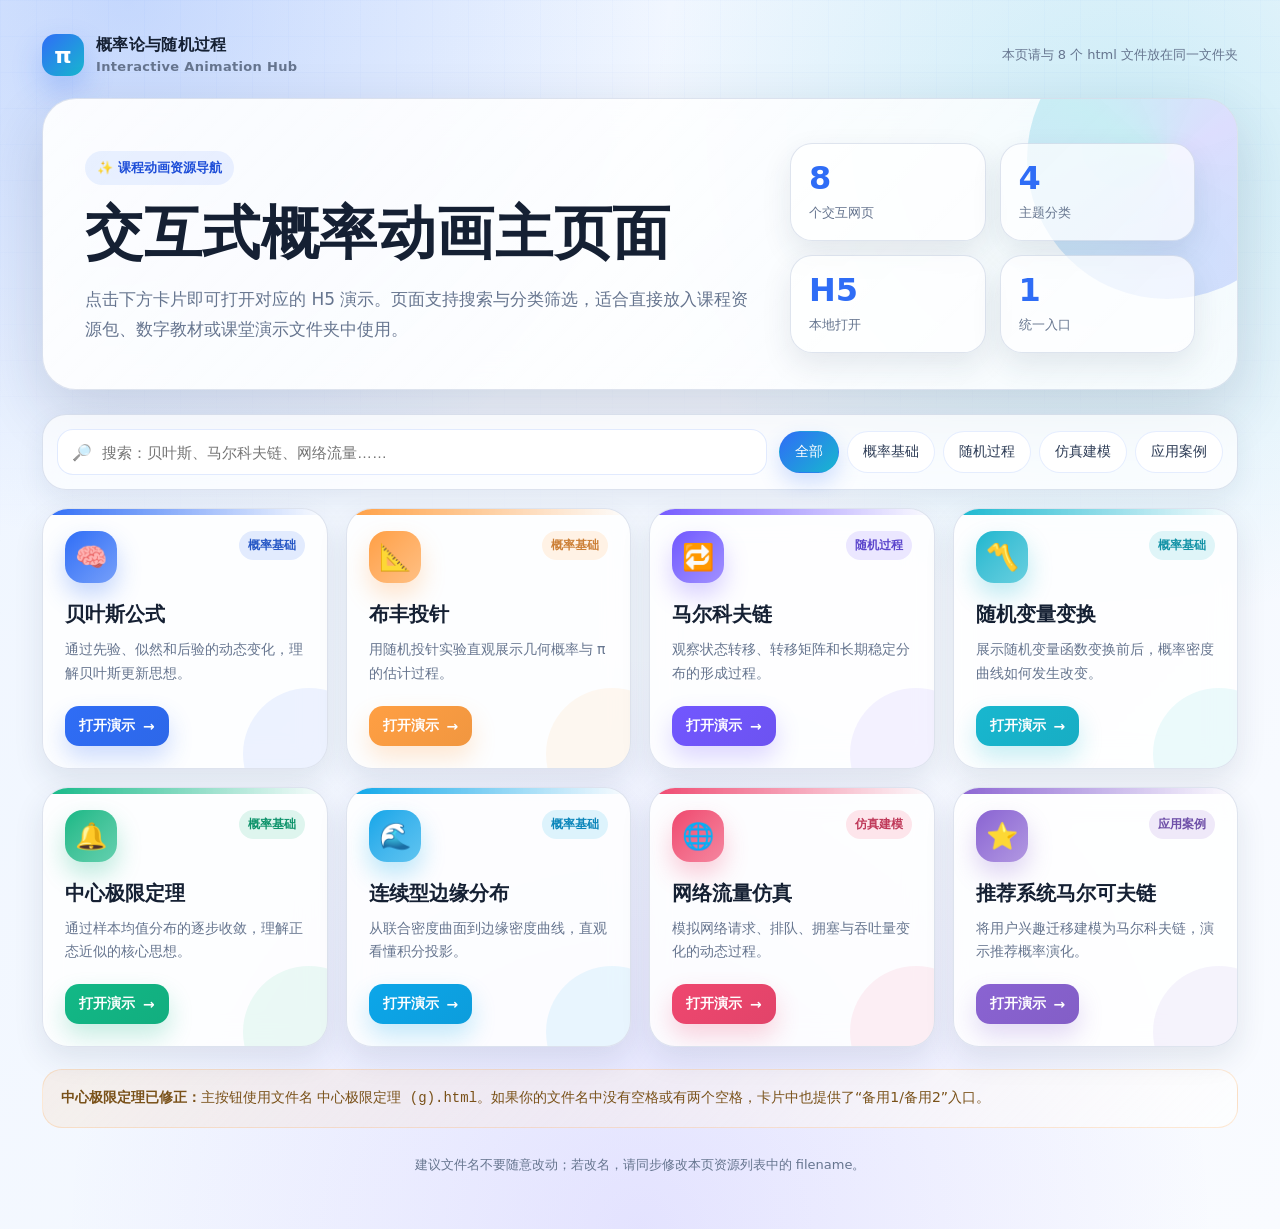
<file: frontend/assets/animations/_raw/index.html>
<!DOCTYPE html>
<html lang="zh-CN">
<head>
  <meta charset="UTF-8" />
  <meta name="viewport" content="width=device-width, initial-scale=1.0" />
  <title>概率论与随机过程交互动画导航</title>
  <style>
    :root{
      --bg:#eef5ff;
      --bg-2:#f9fbff;
      --ink:#152033;
      --muted:#66758f;
      --line:rgba(57,91,148,.16);
      --card:rgba(255,255,255,.84);
      --card-strong:#fff;
      --blue:#2f6df6;
      --cyan:#18b7cf;
      --purple:#7257ff;
      --orange:#ff9f43;
      --green:#12b886;
      --shadow:0 22px 60px rgba(28,45,83,.16);
      --shadow-soft:0 12px 30px rgba(28,45,83,.10);
      --radius:26px;
    }
    *{box-sizing:border-box}
    html{scroll-behavior:smooth}
    body{
      margin:0;
      min-height:100vh;
      color:var(--ink);
      font-family:"Microsoft YaHei","PingFang SC","Noto Sans CJK SC",system-ui,-apple-system,Segoe UI,Arial,sans-serif;
      background:
        radial-gradient(circle at 10% 0%, rgba(47,109,246,.22), transparent 34rem),
        radial-gradient(circle at 88% 12%, rgba(24,183,207,.18), transparent 30rem),
        radial-gradient(circle at 50% 100%, rgba(114,87,255,.14), transparent 36rem),
        linear-gradient(135deg,var(--bg),var(--bg-2));
    }
    body:before{
      content:"";
      position:fixed;
      inset:0;
      pointer-events:none;
      opacity:.45;
      background-image:
        linear-gradient(rgba(47,109,246,.06) 1px, transparent 1px),
        linear-gradient(90deg, rgba(47,109,246,.06) 1px, transparent 1px);
      background-size:36px 36px;
      mask-image:linear-gradient(to bottom, rgba(0,0,0,.7), transparent 78%);
    }
    .shell{position:relative;max-width:1240px;margin:0 auto;padding:34px 22px 56px}
    .topbar{
      display:flex;align-items:center;justify-content:space-between;gap:18px;margin-bottom:22px;
    }
    .brand{display:flex;align-items:center;gap:12px;font-weight:800;letter-spacing:.02em}
    .logo{
      width:42px;height:42px;border-radius:14px;
      display:grid;place-items:center;color:white;font-size:22px;
      background:linear-gradient(135deg,var(--blue),var(--cyan));
      box-shadow:0 14px 30px rgba(47,109,246,.28);
    }
    .mini{font-size:13px;color:var(--muted)}
    .hero{
      position:relative;overflow:hidden;border:1px solid var(--line);border-radius:34px;
      background:linear-gradient(135deg,rgba(255,255,255,.92),rgba(255,255,255,.70));
      box-shadow:var(--shadow);backdrop-filter:blur(16px);padding:44px 42px 36px;
    }
    .hero:after{
      content:"";position:absolute;right:-70px;top:-80px;width:280px;height:280px;border-radius:50%;
      background:conic-gradient(from 180deg, rgba(47,109,246,.20), rgba(24,183,207,.20), rgba(114,87,255,.18), rgba(47,109,246,.20));
      filter:blur(.2px);
    }
    .hero-content{position:relative;z-index:1;display:grid;grid-template-columns:1.25fr .75fr;gap:30px;align-items:center}
    .eyebrow{
      display:inline-flex;align-items:center;gap:8px;padding:8px 12px;border-radius:999px;
      color:#1e4ed8;background:rgba(47,109,246,.09);font-size:13px;font-weight:700;margin-bottom:16px;
    }
    h1{margin:0;font-size:clamp(32px,5vw,58px);line-height:1.12;letter-spacing:.01em}
    .lead{margin:18px 0 0;color:var(--muted);font-size:17px;line-height:1.8;max-width:760px}
    .stats{display:grid;grid-template-columns:repeat(2,1fr);gap:14px}
    .stat{
      border:1px solid var(--line);background:rgba(255,255,255,.70);border-radius:22px;padding:18px;box-shadow:var(--shadow-soft);
    }
    .stat strong{display:block;font-size:32px;line-height:1;color:var(--blue);margin-bottom:8px}
    .stat span{font-size:13px;color:var(--muted)}
    .toolbar{
      display:flex;gap:12px;align-items:center;justify-content:space-between;margin:24px 0 18px;
      padding:14px;border:1px solid var(--line);border-radius:24px;background:rgba(255,255,255,.70);backdrop-filter:blur(12px);
      box-shadow:0 10px 28px rgba(28,45,83,.08);
    }
    .search{position:relative;flex:1;min-width:220px}
    .search input{
      width:100%;height:46px;border:1px solid rgba(47,109,246,.14);outline:none;border-radius:16px;
      padding:0 16px 0 44px;background:white;color:var(--ink);font-size:15px;
    }
    .search:before{content:"🔎";position:absolute;left:15px;top:50%;transform:translateY(-50%);font-size:16px;opacity:.65}
    .tabs{display:flex;gap:8px;flex-wrap:wrap;justify-content:flex-end}
    .tab{
      border:1px solid rgba(47,109,246,.12);background:white;color:#2c3b55;border-radius:999px;padding:11px 15px;
      font-size:14px;cursor:pointer;transition:.2s ease;white-space:nowrap;
    }
    .tab:hover,.tab.active{color:white;background:linear-gradient(135deg,var(--blue),var(--cyan));box-shadow:0 10px 22px rgba(47,109,246,.22)}
    .grid{display:grid;grid-template-columns:repeat(4,minmax(0,1fr));gap:18px;margin-top:18px}
    .card{
      position:relative;overflow:hidden;display:flex;flex-direction:column;min-height:224px;padding:22px;
      border:1px solid var(--line);border-radius:var(--radius);background:var(--card);
      box-shadow:var(--shadow-soft);backdrop-filter:blur(14px);transition:transform .22s ease, box-shadow .22s ease, border-color .22s ease;
    }
    .card:hover{transform:translateY(-6px);box-shadow:0 22px 42px rgba(28,45,83,.16);border-color:rgba(47,109,246,.36)}
    .card:before{
      content:"";position:absolute;inset:0 0 auto 0;height:6px;background:linear-gradient(90deg,var(--accent),rgba(255,255,255,0));
    }
    .card:after{
      content:"";position:absolute;right:-48px;bottom:-52px;width:132px;height:132px;border-radius:50%;background:var(--accent);opacity:.08;
    }
    .icon{
      width:52px;height:52px;display:grid;place-items:center;border-radius:18px;color:white;font-size:26px;
      background:linear-gradient(135deg,var(--accent),color-mix(in srgb,var(--accent),white 34%));
      box-shadow:0 12px 24px color-mix(in srgb,var(--accent),transparent 72%);
    }
    .card-head{display:flex;align-items:flex-start;justify-content:space-between;gap:12px;margin-bottom:18px;position:relative;z-index:1}
    .badge{font-size:12px;padding:6px 9px;border-radius:999px;color:color-mix(in srgb,var(--accent),black 20%);background:color-mix(in srgb,var(--accent),white 86%);font-weight:700;white-space:nowrap}
    .title{font-size:20px;line-height:1.35;font-weight:800;margin:0 0 10px;position:relative;z-index:1}
    .desc{margin:0;color:var(--muted);font-size:14px;line-height:1.7;position:relative;z-index:1;flex:1}
    .actions{display:flex;gap:9px;flex-wrap:wrap;align-items:center;margin-top:20px;position:relative;z-index:2}
    .open{
      display:inline-flex;align-items:center;justify-content:center;gap:8px;text-decoration:none;border:0;cursor:pointer;
      border-radius:14px;padding:11px 14px;color:white;background:linear-gradient(135deg,var(--accent),color-mix(in srgb,var(--accent),#111 6%));
      font-size:14px;font-weight:800;box-shadow:0 12px 24px color-mix(in srgb,var(--accent),transparent 76%);
    }
    .alt{
      display:inline-flex;align-items:center;justify-content:center;text-decoration:none;border-radius:12px;padding:10px 11px;
      color:#395070;background:rgba(255,255,255,.88);border:1px solid rgba(57,80,112,.14);font-size:12px;font-weight:700;
    }
    .note{
      margin-top:22px;padding:16px 18px;border:1px solid rgba(255,159,67,.22);border-radius:20px;
      background:linear-gradient(135deg,rgba(255,159,67,.10),rgba(255,255,255,.62));color:#795119;font-size:14px;line-height:1.7;
    }
    .hidden{display:none!important}
    footer{margin-top:28px;text-align:center;color:var(--muted);font-size:13px}
    noscript a{display:block;margin:8px 0;color:#1e4ed8}
    @media (max-width:1050px){.grid{grid-template-columns:repeat(3,1fr)}.hero-content{grid-template-columns:1fr}.stats{grid-template-columns:repeat(4,1fr)}}
    @media (max-width:820px){.grid{grid-template-columns:repeat(2,1fr)}.toolbar{flex-direction:column;align-items:stretch}.tabs{justify-content:flex-start}.stats{grid-template-columns:repeat(2,1fr)}.hero{padding:34px 24px}}
    @media (max-width:520px){.shell{padding:22px 14px 38px}.grid{grid-template-columns:1fr}.topbar{align-items:flex-start;flex-direction:column}.hero{border-radius:26px}.card{min-height:205px}}
  </style>
</head>
<body>
  <main class="shell">
    <div class="topbar">
      <div class="brand"><div class="logo">π</div><div>概率论与随机过程<br><span class="mini">Interactive Animation Hub</span></div></div>
      <div class="mini">本页请与 8 个 html 文件放在同一文件夹</div>
    </div>

    <section class="hero">
      <div class="hero-content">
        <div>
          <div class="eyebrow">✨ 课程动画资源导航</div>
          <h1>交互式概率动画主页面</h1>
          <p class="lead">点击下方卡片即可打开对应的 H5 演示。页面支持搜索与分类筛选，适合直接放入课程资源包、数字教材或课堂演示文件夹中使用。</p>
        </div>
        <div class="stats" aria-label="资源统计">
          <div class="stat"><strong>8</strong><span>个交互网页</span></div>
          <div class="stat"><strong>4</strong><span>主题分类</span></div>
          <div class="stat"><strong>H5</strong><span>本地打开</span></div>
          <div class="stat"><strong>1</strong><span>统一入口</span></div>
        </div>
      </div>
    </section>

    <section class="toolbar" aria-label="搜索与分类">
      <div class="search"><input id="searchInput" type="search" placeholder="搜索：贝叶斯、马尔科夫链、网络流量……" /></div>
      <div class="tabs" id="tabs">
        <button class="tab active" data-filter="全部">全部</button>
        <button class="tab" data-filter="概率基础">概率基础</button>
        <button class="tab" data-filter="随机过程">随机过程</button>
        <button class="tab" data-filter="仿真建模">仿真建模</button>
        <button class="tab" data-filter="应用案例">应用案例</button>
      </div>
    </section>

    <section class="grid" id="grid" aria-label="动画资源列表"></section>

    <div class="note">
      <strong>中心极限定理已修正：</strong>主按钮使用文件名 <code>中心极限定理 (g).html</code>。如果你的文件名中没有空格或有两个空格，卡片中也提供了“备用1/备用2”入口。
    </div>

    <footer>建议文件名不要随意改动；若改名，请同步修改本页资源列表中的 filename。</footer>

    <noscript>
      <p>浏览器未启用 JavaScript 时，可使用以下链接：</p>
      <a href="./贝叶斯公式(g).html">贝叶斯公式(g).html</a>
      <a href="./布丰投针(g).html">布丰投针(g).html</a>
      <a href="./马尔科夫链%20(g).html">马尔科夫链 (g).html</a>
      <a href="./随机变量变换可视化交互动画(g).html">随机变量变换可视化交互动画(g).html</a>
      <a href="./中心极限定理%20(g).html">中心极限定理 (g).html</a>
      <a href="./连续型边缘分布生成演示动画(g).html">连续型边缘分布生成演示动画(g).html</a>
      <a href="./网络流量仿真(g).html">网络流量仿真(g).html</a>
      <a href="./推荐系统马尔可夫链(g).html">推荐系统马尔可夫链(g).html</a>
    </noscript>
  </main>

  <script>
    const resources = [
      {
        title: "贝叶斯公式",
        filename: "贝叶斯公式(g).html",
        desc: "通过先验、似然和后验的动态变化，理解贝叶斯更新思想。",
        tag: "概率基础",
        icon: "🧠",
        accent: "#2f6df6"
      },
      {
        title: "布丰投针",
        filename: "布丰投针(g).html",
        desc: "用随机投针实验直观展示几何概率与 π 的估计过程。",
        tag: "概率基础",
        icon: "📐",
        accent: "#ff9f43"
      },
      {
        title: "马尔科夫链",
        filename: "马尔科夫链 (g).html",
        desc: "观察状态转移、转移矩阵和长期稳定分布的形成过程。",
        tag: "随机过程",
        icon: "🔁",
        accent: "#7257ff"
      },
      {
        title: "随机变量变换",
        filename: "随机变量变换可视化交互动画(g).html",
        desc: "展示随机变量函数变换前后，概率密度曲线如何发生改变。",
        tag: "概率基础",
        icon: "〽️",
        accent: "#18b7cf"
      },
      {
        title: "中心极限定理",
        filename: "中心极限定理(g).html",
        desc: "通过样本均值分布的逐步收敛，理解正态近似的核心思想。",
        tag: "概率基础",
        icon: "🔔",
        accent: "#12b886"
      },
      {
        title: "连续型边缘分布",
        filename: "连续型边缘分布生成演示动画(g).html",
        desc: "从联合密度曲面到边缘密度曲线，直观看懂积分投影。",
        tag: "概率基础",
        icon: "🌊",
        accent: "#0ca6e9"
      },
      {
        title: "网络流量仿真",
        filename: "网络流量仿真(g).html",
        desc: "模拟网络请求、排队、拥塞与吞吐量变化的动态过程。",
        tag: "仿真建模",
        icon: "🌐",
        accent: "#ef476f"
      },
      {
        title: "推荐系统马尔可夫链",
        filename: "推荐系统马尔可夫链(g).html",
        desc: "将用户兴趣迁移建模为马尔科夫链，演示推荐概率演化。",
        tag: "应用案例",
        icon: "⭐",
        accent: "#8a63d2"
      }
    ];

    const grid = document.getElementById("grid");
    const searchInput = document.getElementById("searchInput");
    const tabs = document.getElementById("tabs");
    let activeFilter = "全部";

    function fileUrl(name){
      return "./" + encodeURIComponent(name).replace(/%2F/g,"/");
    }

    function render(){
      const q = searchInput.value.trim().toLowerCase();
      grid.innerHTML = "";
      resources
        .filter(item => activeFilter === "全部" || item.tag === activeFilter)
        .filter(item => !q || (item.title + item.filename + item.desc + item.tag).toLowerCase().includes(q))
        .forEach(item => {
          const card = document.createElement("article");
          card.className = "card";
          card.style.setProperty("--accent", item.accent);
          const altLinks = (item.alternatives || []).map((alt, index) =>
            `<a class="alt" href="${fileUrl(alt)}" title="${alt}">备用${index + 1}</a>`
          ).join("");
          card.innerHTML = `
            <div class="card-head">
              <div class="icon">${item.icon}</div>
              <div class="badge">${item.tag}</div>
            </div>
            <h2 class="title">${item.title}</h2>
            <p class="desc">${item.desc}</p>
            <div class="actions">
              <a class="open" href="${fileUrl(item.filename)}" title="${item.filename}">打开演示 <span>→</span></a>
              ${altLinks}
            </div>
          `;
          grid.appendChild(card);
        });
      if(!grid.children.length){
        grid.innerHTML = `<article class="card" style="--accent:#2f6df6"><h2 class="title">没有找到匹配资源</h2><p class="desc">请换一个关键词，或点击“全部”查看所有网页文件。</p></article>`;
      }
    }

    searchInput.addEventListener("input", render);
    tabs.addEventListener("click", e => {
      const btn = e.target.closest(".tab");
      if(!btn) return;
      document.querySelectorAll(".tab").forEach(t => t.classList.remove("active"));
      btn.classList.add("active");
      activeFilter = btn.dataset.filter;
      render();
    });

    render();
  </script>
</body>
</html>
</file>
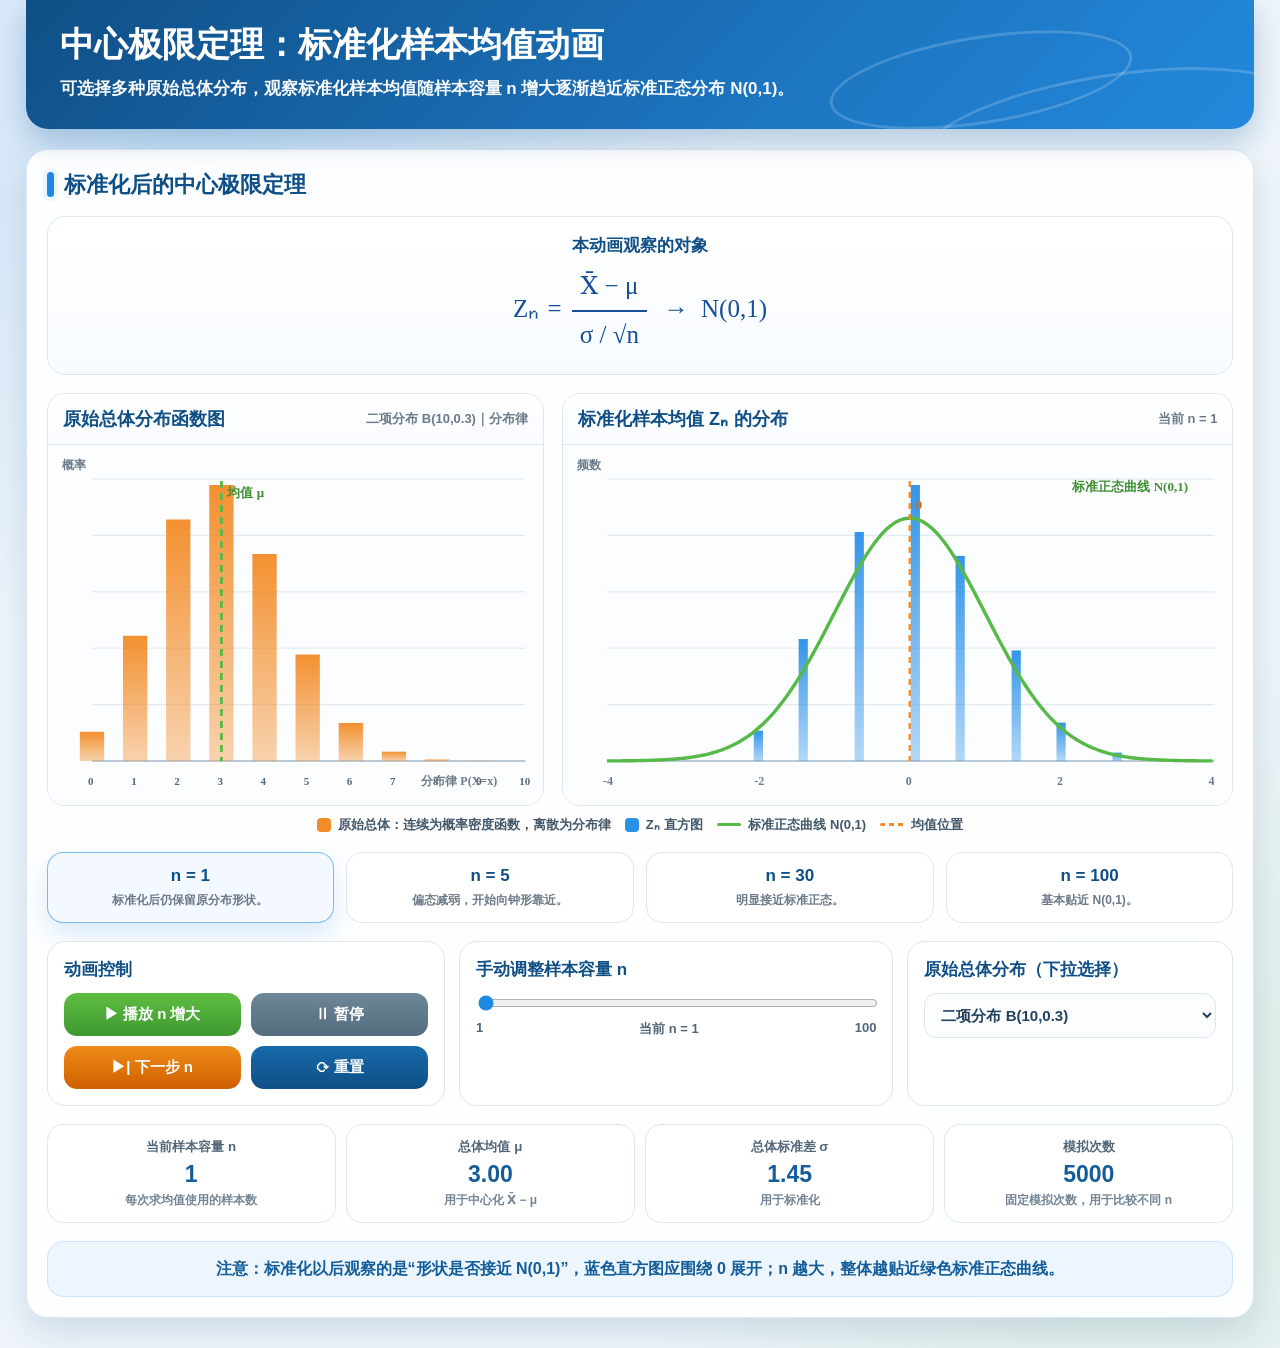
<file: frontend/assets/animations/_raw/中心极限定理(g).html>
<!DOCTYPE html>
<html lang="zh-CN">
<head>
<meta charset="UTF-8" />
<meta name="viewport" content="width=device-width, initial-scale=1.0" />
<title>中心极限定理标准化动画 修正版</title>
<style>
:root{
  --blue-900:#0f4f86;
  --blue-800:#145d99;
  --blue-700:#1c73bd;
  --blue-600:#1e88e5;
  --blue-500:#2b91e8;
  --blue-100:#e8f3ff;
  --orange:#f28c28;
  --orange-dark:#d96b00;
  --green:#57b947;
  --green-dark:#3d8f32;
  --gray:#aeb9c6;
  --gray-dark:#526679;
  --dark:#1f2d3d;
  --muted:#6c7a89;
  --bg:#eef4fa;
  --card:#ffffff;
  --line:#dce7f2;
  --shadow:0 14px 32px rgba(31,77,121,.14);
}

*{box-sizing:border-box}

body{
  margin:0;
  font-family:"Microsoft YaHei","PingFang SC","Noto Sans SC",Arial,sans-serif;
  color:var(--dark);
  background:
    radial-gradient(circle at 16% 9%, rgba(69,153,232,.20), transparent 34%),
    radial-gradient(circle at 88% 84%, rgba(87,185,71,.13), transparent 32%),
    var(--bg);
}

.page{
  width:min(1360px,96vw);
  margin:0 auto;
  padding:0 0 30px;
}

.hero{
  position:relative;
  margin:0 0 20px;
  padding:24px 34px 26px;
  color:#fff;
  border-radius:0 0 22px 22px;
  overflow:hidden;
  background:linear-gradient(135deg,var(--blue-900),var(--blue-700) 58%,#2389dc);
  box-shadow:0 12px 28px rgba(20,93,153,.28);
}

.hero::before,
.hero::after{
  content:"";
  position:absolute;
  border:3px solid rgba(255,255,255,.18);
  border-radius:50%;
  transform:rotate(-9deg);
}

.hero::before{
  width:300px;
  height:82px;
  right:120px;
  top:36px;
}

.hero::after{
  width:380px;
  height:108px;
  right:-50px;
  top:74px;
}

.hero h1{
  position:relative;
  z-index:1;
  margin:0 0 10px;
  font-size:34px;
  line-height:1.2;
  font-weight:900;
  max-width:820px;
}

.hero p{
  position:relative;
  z-index:1;
  margin:0;
  font-size:17px;
  line-height:1.65;
  opacity:.97;
  font-weight:650;
  max-width:880px;
}

.card{
  background:rgba(255,255,255,.95);
  border:1px solid var(--line);
  border-radius:22px;
  box-shadow:var(--shadow);
}

.section{
  padding:20px;
}

.section-title{
  display:flex;
  align-items:center;
  gap:10px;
  margin:0 0 16px;
  color:var(--blue-900);
  font-size:22px;
  font-weight:900;
}

.section-title::before{
  content:"";
  width:7px;
  height:25px;
  border-radius:8px;
  background:var(--blue-600);
  box-shadow:0 0 0 4px rgba(30,136,229,.08);
}

.top-grid{
  display:grid;
  grid-template-columns:1fr;
  gap:18px;
  margin-bottom:18px;
}

.formula-card{
  padding:17px;
  border-radius:18px;
  border:1px solid var(--line);
  background:linear-gradient(180deg,#fff,#f7fbff);
  text-align:center;
}

.formula-title{
  color:var(--blue-900);
  font-size:17px;
  font-weight:900;
  margin-bottom:8px;
}

.formula{
  color:#174f96;
  font-family:Georgia,"Times New Roman",serif;
  font-size:25px;
  line-height:1.7;
}

.frac{
  display:inline-block;
  vertical-align:middle;
  text-align:center;
  margin:0 4px;
}
.frac .top{
  display:block;
  padding:0 8px 3px;
  border-bottom:2px solid #174f96;
}
.frac .bottom{
  display:block;
  padding:2px 8px 0;
}

.focus-card{
  padding:17px;
  border-radius:18px;
  border:1px solid #cde5ff;
  background:#edf6ff;
  color:var(--blue-800);
  line-height:1.7;
  font-weight:850;
}

.focus-card strong{
  color:var(--green-dark);
}

.main-grid{
  display:grid;
  grid-template-columns:1fr 1.35fr;
  gap:18px;
}

.viz-card{
  border:1px solid var(--line);
  border-radius:18px;
  background:#fff;
  overflow:hidden;
}

.viz-head{
  padding:13px 15px;
  border-bottom:1px solid var(--line);
  display:flex;
  justify-content:space-between;
  align-items:center;
  gap:10px;
  background:linear-gradient(180deg,#fff,#f8fbff);
}

.viz-head h3{
  margin:0;
  color:var(--blue-900);
  font-size:18px;
}

.viz-head span{
  color:var(--muted);
  font-size:13px;
  font-weight:800;
}

canvas{
  width:100%;
  height:360px;
  display:block;
  background:#fbfdff;
}

.n-panel{
  padding:16px;
  border-radius:18px;
  border:1px solid var(--line);
  background:#fff;
  margin-top:18px;
}

.n-head{
  display:flex;
  align-items:center;
  justify-content:space-between;
  gap:12px;
  margin-bottom:12px;
}

.n-title{
  font-size:19px;
  font-weight:900;
  color:var(--blue-900);
}

.n-badge{
  min-width:100px;
  text-align:center;
  padding:8px 12px;
  border-radius:999px;
  color:#fff;
  background:linear-gradient(180deg,var(--blue-600),var(--blue-800));
  font-weight:900;
  font-size:19px;
  font-variant-numeric:tabular-nums;
}

.n-explain{
  margin:0 0 13px;
  color:#526679;
  font-size:14px;
  font-weight:800;
  line-height:1.55;
}

.transform-row{
  display:grid;
  grid-template-columns:1fr auto 1fr auto 1fr;
  gap:12px;
  align-items:center;
}

.transform-box{
  min-height:116px;
  border-radius:15px;
  border:1px solid var(--line);
  background:linear-gradient(180deg,#fff,#f8fbff);
  position:relative;
  overflow:hidden;
  padding:12px;
}

.transform-box h4{
  margin:0 0 8px;
  font-size:14px;
  color:var(--blue-800);
}

.dot-area{
  position:relative;
  height:66px;
}

.sample-dot{
  position:absolute;
  width:11px;
  height:11px;
  border-radius:50%;
  background:var(--orange);
  box-shadow:0 0 0 4px rgba(242,140,40,.17);
  opacity:.95;
}

.mean-dot{
  position:absolute;
  left:50%;
  top:43px;
  width:24px;
  height:24px;
  border-radius:50%;
  background:var(--green);
  box-shadow:0 0 0 7px rgba(87,185,71,.18);
  transform:translate(-50%,-50%);
}

.z-dot{
  position:absolute;
  left:50%;
  top:43px;
  width:24px;
  height:24px;
  border-radius:50%;
  background:var(--blue-500);
  box-shadow:0 0 0 7px rgba(43,145,232,.18);
  transform:translate(-50%,-50%);
}

.arrow{
  font-size:32px;
  color:var(--blue-600);
  animation:arrowMove 1.2s infinite ease-in-out;
  text-align:center;
}

@keyframes arrowMove{
  0%,100%{transform:translateX(0);opacity:.75}
  50%{transform:translateX(5px);opacity:1}
}

.comparison{
  display:grid;
  grid-template-columns:repeat(4,1fr);
  gap:12px;
  margin-top:18px;
}

.compare-card{
  padding:13px;
  border-radius:16px;
  border:1px solid var(--line);
  background:#fff;
  text-align:center;
  cursor:pointer;
  transition:transform .18s ease, box-shadow .18s ease, border-color .18s ease;
}

.compare-card:hover{
  transform:translateY(-2px);
  box-shadow:0 12px 24px rgba(31,77,121,.12);
}

.compare-card.active{
  border-color:rgba(30,136,229,.55);
  box-shadow:0 12px 24px rgba(30,136,229,.16);
  background:#f3f9ff;
}

.compare-card h4{
  margin:0 0 6px;
  font-size:17px;
  color:var(--blue-900);
}

.compare-card p{
  margin:0;
  color:var(--muted);
  line-height:1.45;
  font-size:12px;
  font-weight:750;
}

.control-row{
  display:grid;
  grid-template-columns:1.1fr 1.2fr .9fr;
  gap:14px;
  margin-top:18px;
}

.control-card{
  padding:16px;
  border-radius:18px;
  border:1px solid var(--line);
  background:#fff;
}

.control-card h3{
  margin:0 0 12px;
  color:var(--blue-900);
  font-size:17px;
}

.buttons{
  display:grid;
  grid-template-columns:1fr 1fr;
  gap:10px;
}

button{
  min-height:43px;
  border:0;
  border-radius:13px;
  color:#fff;
  font-size:15px;
  font-weight:900;
  cursor:pointer;
  transition:transform .18s ease, filter .18s ease;
}

button:hover{
  transform:translateY(-1px);
  filter:brightness(1.04);
}

.btn-green{background:linear-gradient(180deg,#5fbd42,#3d9930)}
.btn-muted{background:linear-gradient(180deg,#6e8798,#536c7e)}
.btn-orange{background:linear-gradient(180deg,#ef8b1a,#cf5f00)}
.btn-blue{background:linear-gradient(180deg,#176aa9,#0f4f86)}

input[type="range"]{
  width:100%;
  accent-color:var(--blue-600);
}

select{
  width:100%;
  padding:12px 12px;
  border-radius:12px;
  border:1px solid var(--line);
  background:#fbfdff;
  color:#24425e;
  font-weight:850;
  font-size:15px;
  outline:none;
}

.range-labels{
  display:flex;
  justify-content:space-between;
  gap:8px;
  margin-top:5px;
  color:#526679;
  font-size:13px;
  font-weight:800;
}

.stats-grid{
  display:grid;
  grid-template-columns:repeat(4,1fr);
  gap:10px;
  margin-top:18px;
}

.stat{
  padding:13px 10px;
  border-radius:16px;
  border:1px solid var(--line);
  background:#fff;
  text-align:center;
}

.stat small{
  display:block;
  color:#526679;
  font-weight:850;
  margin-bottom:5px;
}

.stat strong{
  display:block;
  color:var(--blue-800);
  font-size:23px;
  font-variant-numeric:tabular-nums;
}

.stat em{
  display:block;
  margin-top:4px;
  font-style:normal;
  color:#738596;
  font-size:12px;
  font-weight:700;
}

.warning{
  margin-top:18px;
  padding:14px 16px;
  border-radius:16px;
  border:1px solid #cde5ff;
  background:#edf6ff;
  color:var(--blue-800);
  font-weight:900;
  line-height:1.6;
  text-align:center;
}

.legend{
  display:flex;
  gap:14px;
  flex-wrap:wrap;
  margin-top:10px;
  justify-content:center;
}

.legend-item{
  display:flex;
  align-items:center;
  gap:7px;
  color:#42576a;
  font-size:13px;
  font-weight:850;
}

.key{
  width:14px;
  height:14px;
  border-radius:4px;
  display:inline-block;
  background:var(--blue-500);
}
.key.orange{background:var(--orange)}
.key.green{background:var(--green)}
.key.line{
  height:3px;
  width:24px;
  border-radius:999px;
  background:var(--green);
}
.key.dash{
  height:3px;
  width:24px;
  border-radius:999px;
  background:repeating-linear-gradient(90deg,var(--orange),var(--orange) 5px,transparent 5px,transparent 9px);
}

@media(max-width:1120px){
  .top-grid,.main-grid,.control-row{grid-template-columns:1fr}
}

@media(max-width:900px){
  .comparison,.stats-grid{grid-template-columns:repeat(2,1fr)}
  .transform-row{grid-template-columns:1fr}
  .arrow{transform:rotate(90deg)}
}

@media(max-width:560px){
  .hero{padding:22px 20px}
  .hero h1{font-size:27px}
  .top-grid,.comparison,.stats-grid{grid-template-columns:1fr}
  canvas{height:310px}
}
</style>
</head>

<body>
<div class="page">
  <header class="hero">
    <h1>中心极限定理：标准化样本均值动画</h1>
    <p>可选择多种原始总体分布，观察标准化样本均值随样本容量 n 增大逐渐趋近标准正态分布 N(0,1)。</p>
  </header>

  <section class="card section">
    <h2 class="section-title">标准化后的中心极限定理</h2>

    <div class="top-grid">
      <div class="formula-card">
        <div class="formula-title">本动画观察的对象</div>
        <div class="formula">
          Zₙ =
          <span class="frac">
            <span class="top">X&#772; − μ</span>
            <span class="bottom">σ / √n</span>
          </span>
          &nbsp;→&nbsp; N(0,1)
        </div>
      </div>
    </div>

    <div class="main-grid">
      <div class="viz-card">
        <div class="viz-head">
          <h3>原始总体分布函数图</h3>
          <span id="sourceLabel">二项分布 B(10,0.3)｜分布律</span>
        </div>
        <canvas id="sourceCanvas"></canvas>
      </div>

      <div class="viz-card">
        <div class="viz-head">
          <h3>标准化样本均值 Zₙ 的分布</h3>
          <span id="meanLabel">当前 n = 1</span>
        </div>
        <canvas id="zCanvas"></canvas>
      </div>
    </div>

    <div class="legend">
      <div class="legend-item"><span class="key orange"></span>原始总体：连续为概率密度函数，离散为分布律</div>
      <div class="legend-item"><span class="key"></span>Zₙ 直方图</div>
      <div class="legend-item"><span class="key line"></span>标准正态曲线 N(0,1)</div>
      <div class="legend-item"><span class="key dash"></span>均值位置</div>
    </div>

    <div class="comparison">
      <div class="compare-card active" data-n="1">
        <h4>n = 1</h4>
        <p>标准化后仍保留原分布形状。</p>
      </div>
      <div class="compare-card" data-n="5">
        <h4>n = 5</h4>
        <p>偏态减弱，开始向钟形靠近。</p>
      </div>
      <div class="compare-card" data-n="30">
        <h4>n = 30</h4>
        <p>明显接近标准正态。</p>
      </div>
      <div class="compare-card" data-n="100">
        <h4>n = 100</h4>
        <p>基本贴近 N(0,1)。</p>
      </div>
    </div>

    <div class="control-row">
      <div class="control-card">
        <h3>动画控制</h3>
        <div class="buttons">
          <button class="btn-green" id="playBtn">▶ 播放 n 增大</button>
          <button class="btn-muted" id="pauseBtn">Ⅱ 暂停</button>
          <button class="btn-orange" id="stepBtn">▶| 下一步 n</button>
          <button class="btn-blue" id="resetBtn">⟳ 重置</button>
        </div>
      </div>

      <div class="control-card">
        <h3>手动调整样本容量 n</h3>
        <input id="nRange" type="range" min="1" max="100" value="1">
        <div class="range-labels">
          <span>1</span>
          <span id="nRangeText">当前 n = 1</span>
          <span>100</span>
        </div>
      </div>

      <div class="control-card">
        <h3>原始总体分布（下拉选择）</h3>
        <select id="distSelect">
          <option value="binomial">二项分布 B(10,0.3)</option>
          <option value="exponential">指数分布 Exp(1)</option>
          <option value="poisson">泊松分布 Pois(3)</option>
          <option value="twoPoint">两点分布 P(0)=0.7, P(2)=0.3</option>
          <option value="discreteUnequal">不等概率离散分布</option>
          <option value="uniform">均匀分布 U(0,1)</option>
          <option value="gamma">伽马分布 Gamma(2,1)</option>
          <option value="bimodal">双峰混合分布</option>
        </select>
      </div>
    </div>

    <div class="stats-grid">
      <div class="stat">
        <small>当前样本容量 n</small>
        <strong id="statN">1</strong>
        <em>每次求均值使用的样本数</em>
      </div>
      <div class="stat">
        <small>总体均值 μ</small>
        <strong id="statMu">3.00</strong>
        <em>用于中心化 X&#772; − μ</em>
      </div>
      <div class="stat">
        <small>总体标准差 σ</small>
        <strong id="statSigma">1.45</strong>
        <em>用于标准化</em>
      </div>
      <div class="stat">
        <small>模拟次数</small>
        <strong id="statM">6000</strong>
        <em>固定模拟次数，用于比较不同 n</em>
      </div>
    </div>

    <div class="warning">
      注意：标准化以后观察的是“形状是否接近 N(0,1)”，蓝色直方图应围绕 0 展开；n 越大，整体越贴近绿色标准正态曲线。
    </div>
  </section>
</div>

<script>
(function(){
  const sourceCanvas = document.getElementById("sourceCanvas");
  const zCanvas = document.getElementById("zCanvas");
  const sctx = sourceCanvas.getContext("2d");
  const zctx = zCanvas.getContext("2d");

  const nRange = document.getElementById("nRange");
  const nRangeText = document.getElementById("nRangeText");
  const distSelect = document.getElementById("distSelect");

  const sourceLabel = document.getElementById("sourceLabel");
  const meanLabel = document.getElementById("meanLabel");

  const statN = document.getElementById("statN");
  const statMu = document.getElementById("statMu");
  const statSigma = document.getElementById("statSigma");
  const statM = document.getElementById("statM");

  const playBtn = document.getElementById("playBtn");
  const pauseBtn = document.getElementById("pauseBtn");
  const stepBtn = document.getElementById("stepBtn");
  const resetBtn = document.getElementById("resetBtn");

  const compareCards = Array.from(document.querySelectorAll(".compare-card"));

  const M = 5000;
  const sequence = [1,2,5,10,20,30,50,100];
  let timer = null;
  let currentN = 1;

  const distNames = {
    binomial:"二项分布 B(10,0.3)",
    exponential:"指数分布 Exp(1)",
    poisson:"泊松分布 Pois(3)",
    twoPoint:"两点分布 P(0)=0.7, P(2)=0.3",
    discreteUnequal:"不等概率离散分布",
    uniform:"均匀分布 U(0,1)",
    gamma:"伽马分布 Gamma(2,1)",
    bimodal:"双峰混合分布"
  };

  function randn(){
    let u=0, v=0;
    while(u===0) u=Math.random();
    while(v===0) v=Math.random();
    return Math.sqrt(-2*Math.log(u))*Math.cos(2*Math.PI*v);
  }

  function sampleOne(){
    const d = distSelect.value;

    // Binomial(m=10, p=0.3): mean=3, sd=sqrt(2.1)
    if(d === "binomial"){
      let x = 0;
      for(let i=0;i<10;i++){
        if(Math.random() < 0.3) x++;
      }
      return x;
    }

    if(d === "exponential"){
      return -Math.log(1-Math.random());
    }

    // Poisson(lambda=3), Knuth algorithm: mean=3, sd=sqrt(3)
    if(d === "poisson"){
      const lambda = 3;
      const L = Math.exp(-lambda);
      let k = 0;
      let p = 1;
      do{
        k++;
        p *= Math.random();
      }while(p > L);
      return k - 1;
    }

    // Two-point distribution: P(X=0)=0.7, P(X=2)=0.3
    if(d === "twoPoint"){
      return Math.random() < 0.7 ? 0 : 2;
    }

    // Unequal discrete distribution: values 0,1,3,6 with probs .1,.2,.5,.2
    if(d === "discreteUnequal"){
      const r = Math.random();
      if(r < 0.10) return 0;
      if(r < 0.30) return 1;
      if(r < 0.80) return 3;
      return 6;
    }

    if(d === "uniform"){
      return Math.random();
    }

    // Gamma(k=2, theta=1): X = Exp(1)+Exp(1), mean=2, sd=sqrt(2)
    if(d === "gamma"){
      return -Math.log(1-Math.random()) - Math.log(1-Math.random());
    }

    if(d === "bimodal"){
      const center = Math.random() < 0.5 ? -1.2 : 1.2;
      return center + 0.32 * randn();
    }

    return Math.random();
  }

  function theoretical(){
    const d = distSelect.value;

    if(d === "binomial"){
      return {mu:10*0.3, sigma:Math.sqrt(10*0.3*0.7), xmin:-0.5, xmax:10.5};
    }

    if(d === "exponential"){
      return {mu:1, sigma:1, xmin:0, xmax:6};
    }

    if(d === "poisson"){
      return {mu:3, sigma:Math.sqrt(3), xmin:-0.5, xmax:12.5};
    }

    if(d === "twoPoint"){
      const mu = 0*0.7 + 2*0.3;
      const ex2 = 0*0*0.7 + 2*2*0.3;
      return {mu:mu, sigma:Math.sqrt(ex2 - mu*mu), xmin:-0.5, xmax:2.5};
    }

    if(d === "discreteUnequal"){
      const values = [0,1,3,6];
      const probs = [0.10,0.20,0.50,0.20];
      let mu = 0, ex2 = 0;
      for(let i=0;i<values.length;i++){
        mu += values[i]*probs[i];
        ex2 += values[i]*values[i]*probs[i];
      }
      return {mu:mu, sigma:Math.sqrt(ex2 - mu*mu), xmin:-0.5, xmax:6.5};
    }

    if(d === "uniform"){
      return {mu:0.5, sigma:Math.sqrt(1/12), xmin:0, xmax:1};
    }

    if(d === "gamma"){
      return {mu:2, sigma:Math.sqrt(2), xmin:0, xmax:9};
    }

    if(d === "bimodal"){
      return {mu:0, sigma:Math.sqrt(1.2*1.2 + 0.32*0.32), xmin:-2.5, xmax:2.5};
    }

    return {mu:0, sigma:1, xmin:-3, xmax:3};
  }

  function resizeCanvas(canvas){
    const rect = canvas.getBoundingClientRect();
    const ratio = window.devicePixelRatio || 1;
    canvas.width = Math.round(rect.width * ratio);
    canvas.height = Math.round(rect.height * ratio);
    const ctx = canvas.getContext("2d");
    ctx.setTransform(ratio,0,0,ratio,0,0);
  }

  function clearCanvas(ctx, canvas){
    const rect = canvas.getBoundingClientRect();
    ctx.clearRect(0,0,rect.width,rect.height);
  }

  function drawAxes(ctx, w, h, yTitle){
    ctx.strokeStyle = "#dce7f2";
    ctx.lineWidth = 1;
    for(let i=0;i<=5;i++){
      const y = 34 + i*(h-78)/5;
      ctx.beginPath();
      ctx.moveTo(44,y);
      ctx.lineTo(w-18,y);
      ctx.stroke();
    }

    ctx.strokeStyle = "#8aa0b5";
    ctx.lineWidth = 1.2;
    ctx.beginPath();
    ctx.moveTo(44,h-44);
    ctx.lineTo(w-18,h-44);
    ctx.stroke();

    ctx.fillStyle = "#6c7a89";
    ctx.font = "700 12px Microsoft YaHei";
    ctx.fillText(yTitle, 14, 24);
  }

  function normalPdf(x){
    return Math.exp(-0.5*x*x)/Math.sqrt(2*Math.PI);
  }

  function sourceType(){
    const d = distSelect.value;
    if(d === "uniform" || d === "exponential" || d === "gamma" || d === "bimodal"){
      return "continuous";
    }
    return "discrete";
  }

  function sourcePdf(x){
    const d = distSelect.value;

    if(d === "uniform"){
      return (x >= 0 && x <= 1) ? 1 : 0;
    }

    if(d === "exponential"){
      return x >= 0 ? Math.exp(-x) : 0;
    }

    // Gamma(k=2, theta=1), f(x)=x e^{-x}
    if(d === "gamma"){
      return x >= 0 ? x * Math.exp(-x) : 0;
    }

    if(d === "bimodal"){
      const sd = 0.32;
      const n1 = Math.exp(-0.5*Math.pow((x+1.2)/sd,2))/(sd*Math.sqrt(2*Math.PI));
      const n2 = Math.exp(-0.5*Math.pow((x-1.2)/sd,2))/(sd*Math.sqrt(2*Math.PI));
      return 0.5*n1 + 0.5*n2;
    }

    return 0;
  }

  function factorial(n){
    let r = 1;
    for(let i=2;i<=n;i++) r *= i;
    return r;
  }

  function combination(n,k){
    if(k < 0 || k > n) return 0;
    return factorial(n)/(factorial(k)*factorial(n-k));
  }

  function sourcePmf(k){
    const d = distSelect.value;

    if(d === "binomial"){
      const n = 10, p = 0.3;
      return combination(n,k) * Math.pow(p,k) * Math.pow(1-p,n-k);
    }

    if(d === "poisson"){
      const lambda = 3;
      return Math.exp(-lambda) * Math.pow(lambda,k) / factorial(k);
    }

    if(d === "twoPoint"){
      if(k === 0) return 0.7;
      if(k === 2) return 0.3;
      return 0;
    }

    if(d === "discreteUnequal"){
      if(k === 0) return 0.10;
      if(k === 1) return 0.20;
      if(k === 3) return 0.50;
      if(k === 6) return 0.20;
      return 0;
    }

    return 0;
  }

  function drawSource(){
    resizeCanvas(sourceCanvas);
    const rect = sourceCanvas.getBoundingClientRect();
    const w = rect.width, h = rect.height;
    clearCanvas(sctx, sourceCanvas);

    const th = theoretical();
    const type = sourceType();

    if(type === "continuous"){
      drawAxes(sctx,w,h,"概率密度");

      const plotW = w - 64;
      const plotH = h - 84;

      let maxY = 0;
      for(let i=0;i<=500;i++){
        const x = th.xmin + (th.xmax-th.xmin)*i/500;
        maxY = Math.max(maxY, sourcePdf(x));
      }
      if(maxY <= 0) maxY = 1;

      // light fill under PDF curve
      const fillGrad = sctx.createLinearGradient(0,40,0,h-44);
      fillGrad.addColorStop(0,"rgba(242,140,40,.32)");
      fillGrad.addColorStop(1,"rgba(242,140,40,.06)");

      sctx.beginPath();
      for(let i=0;i<=500;i++){
        const xVal = th.xmin + (th.xmax-th.xmin)*i/500;
        const yVal = sourcePdf(xVal);
        const x = 44 + (xVal-th.xmin)/(th.xmax-th.xmin)*plotW;
        const y = h - 44 - yVal/maxY*plotH;
        if(i === 0) sctx.moveTo(x,y);
        else sctx.lineTo(x,y);
      }
      sctx.lineTo(w-18,h-44);
      sctx.lineTo(44,h-44);
      sctx.closePath();
      sctx.fillStyle = fillGrad;
      sctx.fill();

      sctx.strokeStyle = "#f28c28";
      sctx.lineWidth = 3.2;
      sctx.beginPath();
      for(let i=0;i<=500;i++){
        const xVal = th.xmin + (th.xmax-th.xmin)*i/500;
        const yVal = sourcePdf(xVal);
        const x = 44 + (xVal-th.xmin)/(th.xmax-th.xmin)*plotW;
        const y = h - 44 - yVal/maxY*plotH;
        if(i === 0) sctx.moveTo(x,y);
        else sctx.lineTo(x,y);
      }
      sctx.stroke();

      const mx = 44 + (th.mu-th.xmin)/(th.xmax-th.xmin)*plotW;
      sctx.strokeStyle = "#57b947";
      sctx.lineWidth = 2.8;
      sctx.setLineDash([7,5]);
      sctx.beginPath();
      sctx.moveTo(mx,36);
      sctx.lineTo(mx,h-44);
      sctx.stroke();
      sctx.setLineDash([]);

      sctx.fillStyle = "#3d8f32";
      sctx.font = "900 13px Microsoft YaHei";
      sctx.fillText("均值 μ", Math.min(mx+6,w-60), 52);

      sctx.fillStyle = "#6c7a89";
      sctx.font = "700 12px Microsoft YaHei";
      sctx.fillText(th.xmin.toFixed(1), 44, h-20);
      sctx.fillText(th.xmax.toFixed(1), w-48, h-20);
      sctx.fillText("概率密度函数 f(x)", w-140, h-20);
    }else{
      drawAxes(sctx,w,h,"概率");

      const plotW = w - 64;
      const plotH = h - 84;

      let values = [];
      if(distSelect.value === "binomial"){
        for(let k=0;k<=10;k++) values.push({k, p:sourcePmf(k)});
      }else if(distSelect.value === "poisson"){
        for(let k=0;k<=12;k++) values.push({k, p:sourcePmf(k)});
      }else if(distSelect.value === "twoPoint"){
        [0,2].forEach(k => values.push({k, p:sourcePmf(k)}));
      }else if(distSelect.value === "discreteUnequal"){
        [0,1,3,6].forEach(k => values.push({k, p:sourcePmf(k)}));
      }

      const maxP = Math.max(...values.map(v=>v.p), 1e-6);
      const kMin = values[0].k;
      const kMax = values[values.length-1].k;
      const barGap = plotW / values.length;
      const barW = Math.min(34, barGap * 0.62);

      values.forEach(v=>{
        const xCenter = 44 + (v.k-kMin)/(kMax-kMin || 1)*plotW;
        const bh = v.p/maxP*plotH;
        const x = xCenter - barW/2;
        const y = h - 44 - bh;

        const grad = sctx.createLinearGradient(0,y,0,h-44);
        grad.addColorStop(0,"rgba(242,140,40,.96)");
        grad.addColorStop(1,"rgba(242,140,40,.38)");
        sctx.fillStyle = grad;
        sctx.fillRect(x,y,barW,bh);

        sctx.fillStyle = "#526679";
        sctx.font = "800 11px Microsoft YaHei";
        sctx.fillText(String(v.k), xCenter-4, h-20);
      });

      const mx = 44 + (th.mu-kMin)/(kMax-kMin || 1)*plotW;
      sctx.strokeStyle = "#57b947";
      sctx.lineWidth = 2.8;
      sctx.setLineDash([7,5]);
      sctx.beginPath();
      sctx.moveTo(mx,36);
      sctx.lineTo(mx,h-44);
      sctx.stroke();
      sctx.setLineDash([]);

      sctx.fillStyle = "#3d8f32";
      sctx.font = "900 13px Microsoft YaHei";
      sctx.fillText("均值 μ", Math.min(mx+6,w-60), 52);

      sctx.fillStyle = "#6c7a89";
      sctx.font = "700 12px Microsoft YaHei";
      sctx.fillText("分布律 P(X=x)", w-122, h-20);
    }
  }

  function simulateZ(n){
    const th = theoretical();
    const arr = [];
    for(let i=0;i<M;i++){
      let sum = 0;
      for(let j=0;j<n;j++){
        sum += sampleOne();
      }
      const xbar = sum/n;
      const z = (xbar - th.mu) / (th.sigma / Math.sqrt(n));
      arr.push(z);
    }
    return arr;
  }

  function drawZ(n){
    resizeCanvas(zCanvas);
    const rect = zCanvas.getBoundingClientRect();
    const w = rect.width, h = rect.height;
    clearCanvas(zctx, zCanvas);

    const values = simulateZ(n);
    const xmin = -4;
    const xmax = 4;
    const bins = 54;
    const counts = Array(bins).fill(0);

    values.forEach(v=>{
      if(v < xmin || v > xmax) return;
      const idx = Math.max(0, Math.min(bins-1, Math.floor((v-xmin)/(xmax-xmin)*bins)));
      counts[idx]++;
    });

    const maxC = Math.max(1,...counts);
    drawAxes(zctx,w,h,"频数");

    const plotW = w - 64;
    const plotH = h - 84;
    const barW = plotW / bins;

    counts.forEach((c,i)=>{
      const bh = c / maxC * plotH;
      const x = 44 + i*barW;
      const y = h - 44 - bh;
      const grad = zctx.createLinearGradient(0,y,0,h-44);
      grad.addColorStop(0,"rgba(43,145,232,.96)");
      grad.addColorStop(1,"rgba(43,145,232,.35)");
      zctx.fillStyle = grad;
      zctx.fillRect(x+1,y,Math.max(1,barW-2),bh);
    });

    // 标准正态曲线 N(0,1)
    const binWidth = (xmax-xmin)/bins;
    const curveMax = normalPdf(0) * M * binWidth;
    const scale = curveMax === 0 ? 0 : plotH * .88 / curveMax;

    zctx.strokeStyle = "#57b947";
    zctx.lineWidth = 3.4;
    zctx.beginPath();
    for(let i=0;i<=300;i++){
      const z = xmin + (xmax-xmin)*i/300;
      const expected = normalPdf(z) * M * binWidth;
      const x = 44 + (z-xmin)/(xmax-xmin)*plotW;
      const y = h - 44 - expected*scale;
      if(i===0) zctx.moveTo(x,y);
      else zctx.lineTo(x,y);
    }
    zctx.stroke();

    // z=0 line
    const zx = 44 + (0-xmin)/(xmax-xmin)*plotW;
    zctx.strokeStyle = "#f28c28";
    zctx.lineWidth = 2.3;
    zctx.setLineDash([6,5]);
    zctx.beginPath();
    zctx.moveTo(zx,36);
    zctx.lineTo(zx,h-44);
    zctx.stroke();
    zctx.setLineDash([]);

    zctx.fillStyle = "#3d8f32";
    zctx.font = "900 13px Microsoft YaHei";
    zctx.fillText("标准正态曲线 N(0,1)", w-160, 46);

    zctx.fillStyle = "#d96b00";
    zctx.font = "900 13px Microsoft YaHei";
    zctx.fillText("0", zx+6, 64);

    zctx.fillStyle = "#6c7a89";
    zctx.font = "700 12px Microsoft YaHei";
    for(let t=-4;t<=4;t+=2){
      const x = 44 + (t-xmin)/(xmax-xmin)*plotW;
      zctx.fillText(String(t), x-4, h-20);
    }
  }

  function updateText(n){
    currentN = n;
    nRange.value = n;
    nRangeText.textContent = "当前 n = " + n;
    meanLabel.textContent = "当前 n = " + n;
    sourceLabel.textContent = distNames[distSelect.value] + (sourceType() === "continuous" ? "｜概率密度函数" : "｜分布律");

    const th = theoretical();
    statN.textContent = n;
    statMu.textContent = th.mu.toFixed(2);
    statSigma.textContent = th.sigma.toFixed(2);
    statM.textContent = M;

    compareCards.forEach(card=>{
      card.classList.toggle("active", Number(card.dataset.n) === n);
    });
  }

  function render(n){
    updateText(n);
    drawSource();
    drawZ(n);
  }

  function nextN(){
    let idx = sequence.findIndex(v=>v>currentN);
    if(idx < 0){
      idx = 0;
    }
    render(sequence[idx]);
  }

  function play(){
    pause();
    let idx = sequence.findIndex(v=>v>=currentN);
    if(idx < 0) idx = 0;

    timer = setInterval(()=>{
      if(idx >= sequence.length){
        pause();
        return;
      }
      render(sequence[idx]);
      idx++;
    }, 1300);
  }

  function pause(){
    if(timer){
      clearInterval(timer);
      timer = null;
    }
  }

  playBtn.addEventListener("click", play);
  pauseBtn.addEventListener("click", pause);
  stepBtn.addEventListener("click", ()=>{
    pause();
    nextN();
  });
  resetBtn.addEventListener("click", ()=>{
    pause();
    render(1);
  });

  nRange.addEventListener("input", ()=>{
    pause();
    render(Number(nRange.value));
  });

  distSelect.addEventListener("change", ()=>{
    pause();
    render(currentN);
  });

  compareCards.forEach(card=>{
    card.addEventListener("click", ()=>{
      pause();
      render(Number(card.dataset.n));
    });
  });

  window.addEventListener("resize", ()=>{
    render(currentN);
  });

  render(1);
})();
</script>
</body>
</html>
</file>
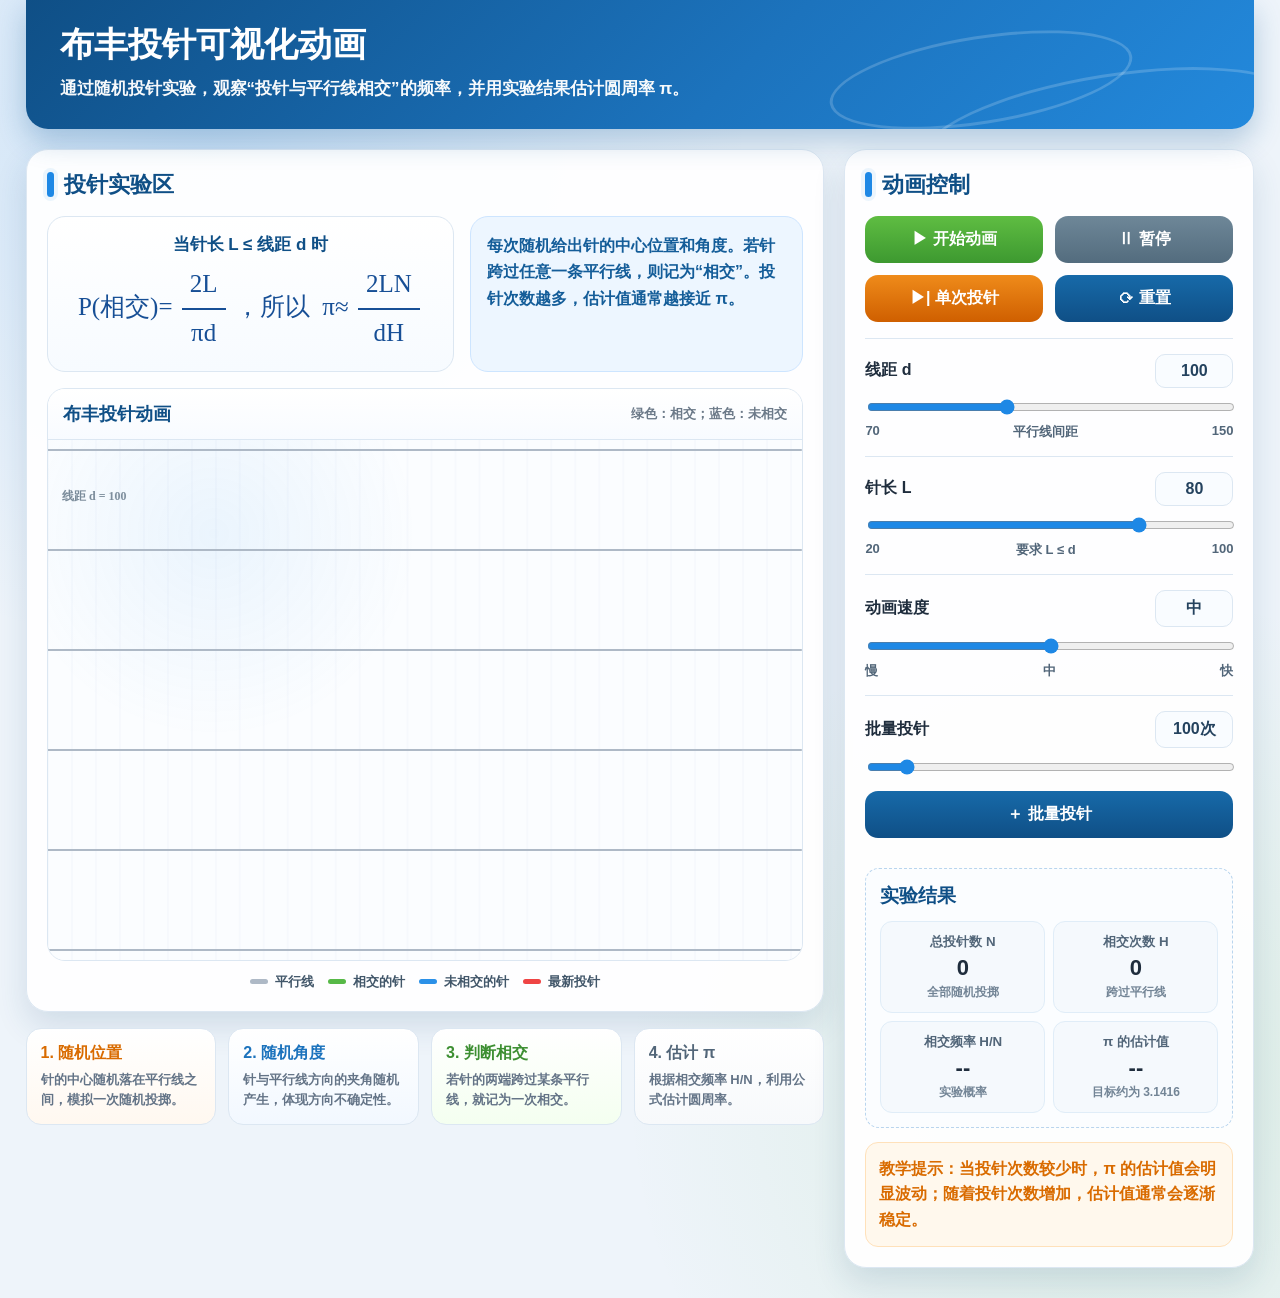
<file: frontend/assets/animations/_raw/布丰投针(g).html>
<!DOCTYPE html>
<html lang="zh-CN">
<head>
<meta charset="UTF-8" />
<meta name="viewport" content="width=device-width, initial-scale=1.0" />
<title>布丰投针可视化动画</title>
<style>
:root{
  --blue-900:#0f4f86;
  --blue-800:#145d99;
  --blue-700:#1c73bd;
  --blue-600:#1e88e5;
  --blue-500:#2b91e8;
  --blue-100:#e8f3ff;
  --blue-050:#f4f9ff;

  --orange:#f28c28;
  --orange-dark:#d96b00;
  --green:#57b947;
  --green-dark:#3d8f32;
  --red:#ef4444;

  --gray:#aeb9c6;
  --gray-dark:#526679;
  --dark:#1f2d3d;
  --muted:#6c7a89;
  --bg:#eef4fa;
  --card:#ffffff;
  --line:#dce7f2;
  --shadow:0 14px 32px rgba(31,77,121,.14);
}

*{box-sizing:border-box}

body{
  margin:0;
  font-family:"Microsoft YaHei","PingFang SC","Noto Sans SC",Arial,sans-serif;
  color:var(--dark);
  background:
    radial-gradient(circle at 16% 9%, rgba(69,153,232,.20), transparent 34%),
    radial-gradient(circle at 88% 84%, rgba(87,185,71,.13), transparent 32%),
    var(--bg);
}

.page{
  width:min(1360px,96vw);
  margin:0 auto;
  padding:0 0 30px;
}

.hero{
  position:relative;
  margin:0 0 20px;
  padding:24px 34px 26px;
  color:#fff;
  border-radius:0 0 22px 22px;
  overflow:hidden;
  background:linear-gradient(135deg,var(--blue-900),var(--blue-700) 58%,#2389dc);
  box-shadow:0 12px 28px rgba(20,93,153,.28);
}

.hero::before,
.hero::after{
  content:"";
  position:absolute;
  border:3px solid rgba(255,255,255,.18);
  border-radius:50%;
  transform:rotate(-9deg);
}
.hero::before{
  width:300px;
  height:82px;
  right:120px;
  top:36px;
}
.hero::after{
  width:380px;
  height:108px;
  right:-50px;
  top:74px;
}

.hero h1{
  position:relative;
  z-index:1;
  margin:0 0 10px;
  font-size:34px;
  line-height:1.2;
  font-weight:900;
}
.hero p{
  position:relative;
  z-index:1;
  margin:0;
  font-size:17px;
  line-height:1.65;
  opacity:.97;
  font-weight:650;
  max-width:880px;
}

.layout{
  display:grid;
  grid-template-columns:1fr 410px;
  gap:20px;
}

.card{
  background:rgba(255,255,255,.95);
  border:1px solid var(--line);
  border-radius:22px;
  box-shadow:var(--shadow);
}

.section{
  padding:20px;
}

.section-title{
  display:flex;
  align-items:center;
  gap:10px;
  margin:0 0 16px;
  color:var(--blue-900);
  font-size:22px;
  font-weight:900;
}
.section-title::before{
  content:"";
  width:7px;
  height:25px;
  border-radius:8px;
  background:var(--blue-600);
  box-shadow:0 0 0 4px rgba(30,136,229,.08);
}

.formula-row{
  display:grid;
  grid-template-columns:1.1fr .9fr;
  gap:16px;
  margin-bottom:16px;
}

.formula-card{
  padding:16px;
  border-radius:18px;
  border:1px solid var(--line);
  background:linear-gradient(180deg,#fff,#f7fbff);
  text-align:center;
}
.formula-title{
  color:var(--blue-900);
  font-size:17px;
  font-weight:900;
  margin-bottom:7px;
}
.formula{
  color:#174f96;
  font-family:Georgia,"Times New Roman",serif;
  font-size:25px;
  line-height:1.7;
}
.frac{
  display:inline-block;
  vertical-align:middle;
  text-align:center;
  margin:0 3px;
}
.frac .top{
  display:block;
  padding:0 8px 3px;
  border-bottom:2px solid #174f96;
}
.frac .bottom{
  display:block;
  padding:2px 8px 0;
}

.idea-card{
  padding:16px;
  border-radius:18px;
  border:1px solid #cde5ff;
  background:#edf6ff;
  color:var(--blue-800);
  line-height:1.65;
  font-weight:850;
}

.canvas-card{
  border:1px solid var(--line);
  border-radius:18px;
  background:#fff;
  overflow:hidden;
}

.canvas-head{
  padding:13px 15px;
  border-bottom:1px solid var(--line);
  display:flex;
  justify-content:space-between;
  align-items:center;
  gap:10px;
  background:linear-gradient(180deg,#fff,#f8fbff);
}

.canvas-head h3{
  margin:0;
  color:var(--blue-900);
  font-size:18px;
}

.canvas-head span{
  color:var(--muted);
  font-size:13px;
  font-weight:800;
}

canvas{
  width:100%;
  height:520px;
  display:block;
  background:
    radial-gradient(circle at 22% 18%, rgba(43,145,232,.08), transparent 28%),
    #fbfdff;
}

.legend{
  display:flex;
  gap:14px;
  flex-wrap:wrap;
  margin-top:12px;
  justify-content:center;
}

.legend-item{
  display:flex;
  align-items:center;
  gap:7px;
  color:#42576a;
  font-size:13px;
  font-weight:850;
}

.key{
  width:18px;
  height:5px;
  border-radius:999px;
  display:inline-block;
  background:var(--blue-500);
}
.key.green{background:var(--green)}
.key.red{background:var(--red)}
.key.gray{background:var(--gray)}

.info-row{
  display:grid;
  grid-template-columns:repeat(4,1fr);
  gap:12px;
  margin-top:16px;
}

.info-card{
  padding:14px;
  border:1px solid var(--line);
  border-radius:15px;
  background:#fff;
}

.info-card h3{
  margin:0 0 6px;
  font-size:16px;
}

.info-card p{
  margin:0;
  color:#647487;
  font-size:13px;
  line-height:1.55;
  font-weight:700;
}

.orange-card{background:linear-gradient(180deg,#fff,#fff8f0)}
.blue-card{background:linear-gradient(180deg,#fff,#f2f8ff)}
.green-card{background:linear-gradient(180deg,#fff,#f4fff0)}
.gray-card{background:linear-gradient(180deg,#fff,#f7f9fb)}
.orange-card h3{color:var(--orange-dark)}
.blue-card h3{color:var(--blue-700)}
.green-card h3{color:var(--green-dark)}
.gray-card h3{color:var(--gray-dark)}

.control-panel{
  padding:20px;
}

.buttons{
  display:grid;
  grid-template-columns:1fr 1fr;
  gap:12px;
  margin-bottom:16px;
}

button{
  min-height:47px;
  border:0;
  border-radius:13px;
  font-size:16px;
  font-weight:900;
  color:#fff;
  cursor:pointer;
  transition:transform .18s ease, filter .18s ease;
}
button:hover{
  transform:translateY(-1px);
  filter:brightness(1.04);
}

.btn-green{background:linear-gradient(180deg,#5fbd42,#3d9930)}
.btn-muted{background:linear-gradient(180deg,#6e8798,#536c7e)}
.btn-orange{background:linear-gradient(180deg,#ef8b1a,#cf5f00)}
.btn-blue{background:linear-gradient(180deg,#176aa9,#0f4f86)}

.control-block{
  padding:15px 0;
  border-top:1px solid var(--line);
}

.label-row{
  display:flex;
  justify-content:space-between;
  align-items:center;
  gap:10px;
  margin-bottom:9px;
  font-weight:900;
}

.value-box{
  min-width:78px;
  text-align:center;
  padding:7px 8px;
  border:1px solid var(--line);
  border-radius:10px;
  background:#f9fcff;
  color:#24425e;
  font-weight:900;
  font-variant-numeric:tabular-nums;
}

input[type="range"]{
  width:100%;
  accent-color:var(--blue-600);
}

.range-labels{
  display:flex;
  justify-content:space-between;
  gap:8px;
  margin-top:4px;
  color:#526679;
  font-size:13px;
  font-weight:800;
}

.stats-box{
  margin-top:15px;
  padding:14px;
  border:1px dashed #b9d5ee;
  border-radius:14px;
  background:#fbfdff;
}

.stats-box h3{
  margin:0 0 12px;
  color:var(--blue-900);
}

.stats-grid{
  display:grid;
  grid-template-columns:1fr 1fr;
  gap:8px;
}

.stat{
  padding:11px 8px;
  text-align:center;
  border-radius:12px;
  background:#f5f9fd;
  border:1px solid #e0edf8;
}

.stat small{
  display:block;
  color:#526679;
  font-weight:800;
  margin-bottom:4px;
}

.stat strong{
  font-size:22px;
  font-variant-numeric:tabular-nums;
}

.stat em{
  display:block;
  margin-top:3px;
  color:#738596;
  font-size:12px;
  font-style:normal;
  font-weight:700;
}

.note{
  margin-top:14px;
  padding:13px;
  border-radius:13px;
  background:#fff8ed;
  border:1px solid #ffe1ba;
  color:var(--orange-dark);
  font-weight:850;
  line-height:1.6;
}

@media(max-width:1120px){
  .layout{grid-template-columns:1fr}
  .formula-row{grid-template-columns:1fr}
}
@media(max-width:820px){
  .info-row{grid-template-columns:repeat(2,1fr)}
}
@media(max-width:560px){
  .hero{padding:22px 20px}
  .hero h1{font-size:27px}
  .buttons,.info-row{grid-template-columns:1fr}
  canvas{height:430px}
}
</style>
</head>

<body>
<div class="page">
  <header class="hero">
    <h1>布丰投针可视化动画</h1>
    <p>通过随机投针实验，观察“投针与平行线相交”的频率，并用实验结果估计圆周率 π。</p>
  </header>

  <main class="layout">
    <section>
      <div class="card section">
        <h2 class="section-title">投针实验区</h2>

        <div class="formula-row">
          <div class="formula-card">
            <div class="formula-title">当针长 L ≤ 线距 d 时</div>
            <div class="formula">
              P(相交)=
              <span class="frac">
                <span class="top">2L</span>
                <span class="bottom">πd</span>
              </span>
              ，所以&nbsp;
              π≈
              <span class="frac">
                <span class="top">2LN</span>
                <span class="bottom">dH</span>
              </span>
            </div>
          </div>

          <div class="idea-card">
            每次随机给出针的中心位置和角度。若针跨过任意一条平行线，则记为“相交”。投针次数越多，估计值通常越接近 π。
          </div>
        </div>

        <div class="canvas-card">
          <div class="canvas-head">
            <h3>布丰投针动画</h3>
            <span id="canvasLabel">绿色：相交；蓝色：未相交</span>
          </div>
          <canvas id="needleCanvas"></canvas>
        </div>

        <div class="legend">
          <div class="legend-item"><span class="key gray"></span>平行线</div>
          <div class="legend-item"><span class="key green"></span>相交的针</div>
          <div class="legend-item"><span class="key"></span>未相交的针</div>
          <div class="legend-item"><span class="key red"></span>最新投针</div>
        </div>
      </div>

      <div class="info-row">
        <div class="info-card orange-card">
          <h3>1. 随机位置</h3>
          <p>针的中心随机落在平行线之间，模拟一次随机投掷。</p>
        </div>
        <div class="info-card blue-card">
          <h3>2. 随机角度</h3>
          <p>针与平行线方向的夹角随机产生，体现方向不确定性。</p>
        </div>
        <div class="info-card green-card">
          <h3>3. 判断相交</h3>
          <p>若针的两端跨过某条平行线，就记为一次相交。</p>
        </div>
        <div class="info-card gray-card">
          <h3>4. 估计 π</h3>
          <p>根据相交频率 H/N，利用公式估计圆周率。</p>
        </div>
      </div>
    </section>

    <aside class="card control-panel">
      <h2 class="section-title">动画控制</h2>

      <div class="buttons">
        <button class="btn-green" id="playBtn">▶ 开始动画</button>
        <button class="btn-muted" id="pauseBtn">Ⅱ 暂停</button>
        <button class="btn-orange" id="stepBtn">▶| 单次投针</button>
        <button class="btn-blue" id="resetBtn">⟳ 重置</button>
      </div>

      <div class="control-block">
        <div class="label-row">
          <span>线距 d</span>
          <span class="value-box" id="dBox">100</span>
        </div>
        <input id="dRange" type="range" min="70" max="150" value="100" />
        <div class="range-labels"><span>70</span><span>平行线间距</span><span>150</span></div>
      </div>

      <div class="control-block">
        <div class="label-row">
          <span>针长 L</span>
          <span class="value-box" id="lBox">80</span>
        </div>
        <input id="lRange" type="range" min="20" max="100" value="80" />
        <div class="range-labels"><span>20</span><span>要求 L ≤ d</span><span id="lMaxText">100</span></div>
      </div>

      <div class="control-block">
        <div class="label-row">
          <span>动画速度</span>
          <span class="value-box" id="speedBox">中</span>
        </div>
        <input id="speedRange" type="range" min="1" max="5" value="3" />
        <div class="range-labels"><span>慢</span><span>中</span><span>快</span></div>
      </div>

      <div class="control-block">
        <div class="label-row">
          <span>批量投针</span>
          <span class="value-box" id="batchBox">100次</span>
        </div>
        <input id="batchRange" type="range" min="10" max="1000" step="10" value="100" />
        <button class="btn-blue" id="batchBtn" style="width:100%; margin-top:12px;">＋ 批量投针</button>
      </div>

      <div class="stats-box">
        <h3>实验结果</h3>
        <div class="stats-grid">
          <div class="stat">
            <small>总投针数 N</small>
            <strong id="totalValue">0</strong>
            <em>全部随机投掷</em>
          </div>
          <div class="stat">
            <small>相交次数 H</small>
            <strong id="hitValue">0</strong>
            <em>跨过平行线</em>
          </div>
          <div class="stat">
            <small>相交频率 H/N</small>
            <strong id="freqValue">--</strong>
            <em>实验概率</em>
          </div>
          <div class="stat">
            <small>π 的估计值</small>
            <strong id="piValue">--</strong>
            <em>目标约为 3.1416</em>
          </div>
        </div>
      </div>

      <div class="note">
        教学提示：当投针次数较少时，π 的估计值会明显波动；随着投针次数增加，估计值通常会逐渐稳定。
      </div>
    </aside>
  </main>
</div>

<script>
(function(){
  const canvas = document.getElementById("needleCanvas");
  const ctx = canvas.getContext("2d");

  const playBtn = document.getElementById("playBtn");
  const pauseBtn = document.getElementById("pauseBtn");
  const stepBtn = document.getElementById("stepBtn");
  const resetBtn = document.getElementById("resetBtn");
  const batchBtn = document.getElementById("batchBtn");

  const dRange = document.getElementById("dRange");
  const lRange = document.getElementById("lRange");
  const speedRange = document.getElementById("speedRange");
  const batchRange = document.getElementById("batchRange");

  const dBox = document.getElementById("dBox");
  const lBox = document.getElementById("lBox");
  const speedBox = document.getElementById("speedBox");
  const batchBox = document.getElementById("batchBox");
  const lMaxText = document.getElementById("lMaxText");

  const totalValue = document.getElementById("totalValue");
  const hitValue = document.getElementById("hitValue");
  const freqValue = document.getElementById("freqValue");
  const piValue = document.getElementById("piValue");

  let needles = [];
  let total = 0;
  let hits = 0;
  let timer = null;

  function getD(){
    return Number(dRange.value);
  }

  function getL(){
    const d = getD();
    let l = Number(lRange.value);
    if(l > d){
      l = d;
      lRange.value = d;
    }
    return l;
  }

  function resizeCanvas(){
    const rect = canvas.getBoundingClientRect();
    const ratio = window.devicePixelRatio || 1;
    canvas.width = Math.round(rect.width * ratio);
    canvas.height = Math.round(rect.height * ratio);
    ctx.setTransform(ratio,0,0,ratio,0,0);
  }

  function lineYs(){
    const rect = canvas.getBoundingClientRect();
    const h = rect.height;
    const d = getD();
    const ys = [];
    const offset = (h % d) / 2;
    for(let y=offset; y<=h+1; y+=d){
      ys.push(y);
    }
    return ys;
  }

  function throwNeedle(){
    const rect = canvas.getBoundingClientRect();
    const w = rect.width;
    const h = rect.height;
    const L = getL();
    const d = getD();

    const x = 24 + Math.random() * (w - 48);
    const y = 20 + Math.random() * (h - 40);
    const theta = Math.random() * Math.PI;

    const dx = Math.cos(theta) * L / 2;
    const dy = Math.sin(theta) * L / 2;

    const y1 = y - dy;
    const y2 = y + dy;

    const ys = lineYs();
    let hit = false;
    for(const ly of ys){
      if((y1 - ly) * (y2 - ly) <= 0){
        hit = true;
        break;
      }
    }

    const needle = {
      x1:x-dx,
      y1:y-dy,
      x2:x+dx,
      y2:y+dy,
      hit,
      newest:true
    };

    needles.forEach(n => n.newest = false);
    needles.push(needle);
    if(needles.length > 1200){
      needles.shift();
    }

    total += 1;
    if(hit) hits += 1;

    updateStats();
    draw();
  }

  function batchThrow(n){
    for(let i=0;i<n;i++){
      throwNeedle();
    }
    draw();
  }

  function draw(){
    resizeCanvas();
    const rect = canvas.getBoundingClientRect();
    const w = rect.width;
    const h = rect.height;

    ctx.clearRect(0,0,w,h);

    // background grid
    ctx.strokeStyle = "rgba(15,79,134,.045)";
    ctx.lineWidth = 1;
    for(let x=0; x<w; x+=24){
      ctx.beginPath();
      ctx.moveTo(x,0);
      ctx.lineTo(x,h);
      ctx.stroke();
    }

    // parallel lines
    ctx.strokeStyle = "#aeb9c6";
    ctx.lineWidth = 2.2;
    ctx.setLineDash([]);
    const ys = lineYs();
    ys.forEach(y=>{
      ctx.beginPath();
      ctx.moveTo(0,y);
      ctx.lineTo(w,y);
      ctx.stroke();
    });

    // line labels
    ctx.fillStyle = "#7a8b9a";
    ctx.font = "800 12px Microsoft YaHei";
    if(ys.length >= 2){
      ctx.fillText("线距 d = " + getD(), 14, ys[0] + (ys[1]-ys[0])/2);
    }

    // needles
    needles.forEach(n=>{
      if(n.newest){
        ctx.strokeStyle = "#ef4444";
        ctx.lineWidth = 4.2;
      }else if(n.hit){
        ctx.strokeStyle = "#57b947";
        ctx.lineWidth = 2.8;
      }else{
        ctx.strokeStyle = "#2b91e8";
        ctx.lineWidth = 2.2;
      }

      ctx.beginPath();
      ctx.moveTo(n.x1,n.y1);
      ctx.lineTo(n.x2,n.y2);
      ctx.stroke();

      if(n.newest){
        ctx.fillStyle = "#ef4444";
        ctx.beginPath();
        ctx.arc((n.x1+n.x2)/2,(n.y1+n.y2)/2,4.5,0,Math.PI*2);
        ctx.fill();
      }
    });
  }

  function updateStats(){
    const d = getD();
    const L = getL();

    dBox.textContent = d;
    lBox.textContent = L;
    lRange.max = d;
    lMaxText.textContent = d;

    const speeds = ["极慢","慢","中","快","极快"];
    speedBox.textContent = speeds[Number(speedRange.value)-1];
    batchBox.textContent = batchRange.value + "次";

    totalValue.textContent = total;
    hitValue.textContent = hits;

    if(total === 0 || hits === 0){
      freqValue.textContent = "--";
      piValue.textContent = "--";
    }else{
      const freq = hits / total;
      const piEst = (2 * L * total) / (d * hits);
      freqValue.textContent = freq.toFixed(4);
      piValue.textContent = piEst.toFixed(4);
    }
  }

  function intervalMs(){
    const s = Number(speedRange.value);
    return [900,620,360,150,45][s-1];
  }

  function play(){
    pause();
    timer = setInterval(throwNeedle, intervalMs());
  }

  function pause(){
    if(timer){
      clearInterval(timer);
      timer = null;
    }
  }

  function reset(){
    pause();
    needles = [];
    total = 0;
    hits = 0;
    updateStats();
    draw();
  }

  playBtn.addEventListener("click", play);
  pauseBtn.addEventListener("click", pause);
  stepBtn.addEventListener("click", ()=>{
    pause();
    throwNeedle();
  });
  resetBtn.addEventListener("click", reset);
  batchBtn.addEventListener("click", ()=>{
    pause();
    batchThrow(Number(batchRange.value));
  });

  dRange.addEventListener("input", ()=>{
    reset();
  });

  lRange.addEventListener("input", ()=>{
    reset();
  });

  speedRange.addEventListener("input", ()=>{
    updateStats();
    if(timer) play();
  });

  batchRange.addEventListener("input", updateStats);

  window.addEventListener("resize", draw);

  updateStats();
  draw();
})();
</script>
</body>
</html>
</file>
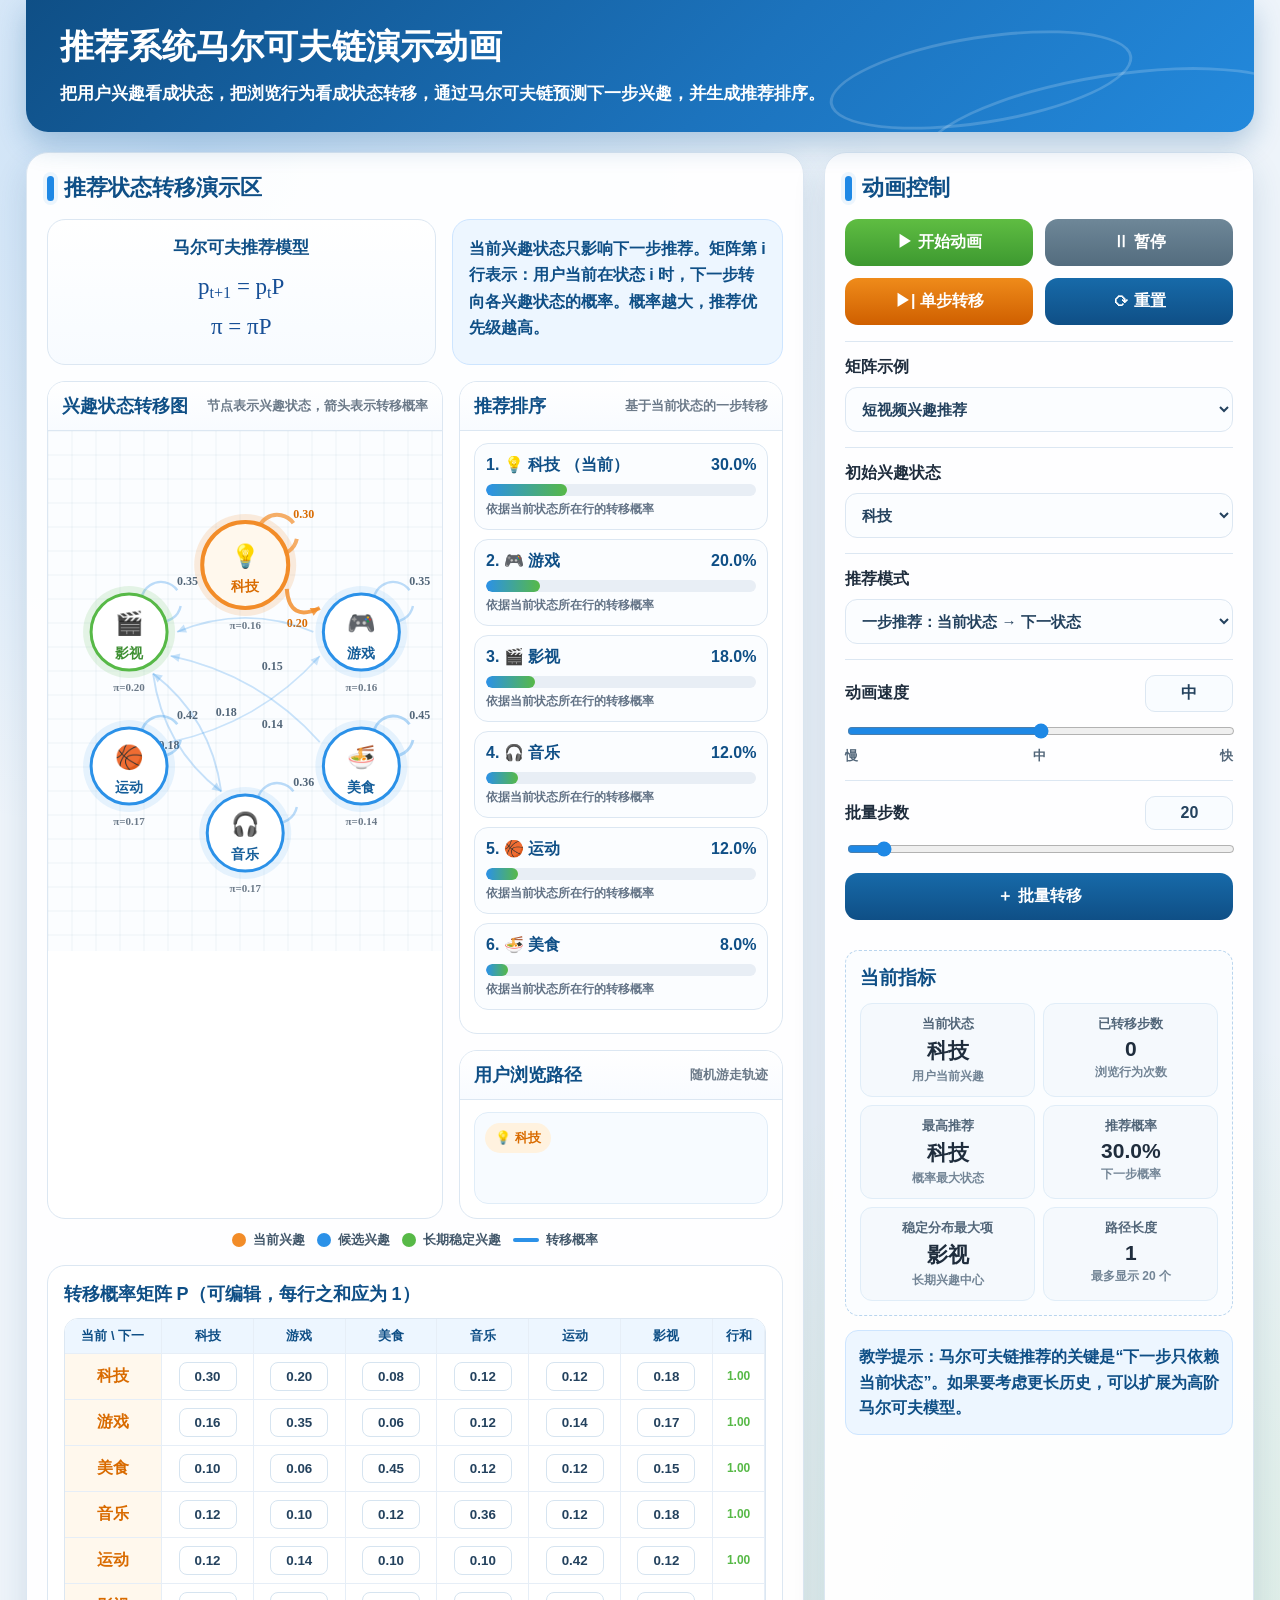
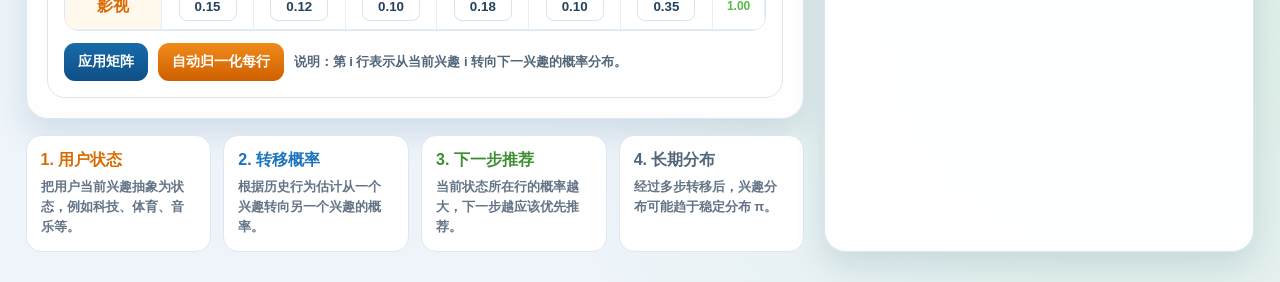
<file: frontend/assets/animations/_raw/推荐系统马尔可夫链(g).html>
<!doctype html>
<html lang="zh-CN">
<head>
<meta charset="utf-8">
<meta name="viewport" content="width=device-width,initial-scale=1">
<title>推荐系统马尔可夫链演示动画</title>
<style>
:root{
  --bg:#eef4fa;--card:#fff;--line:#dce7f2;--text:#1f2d3d;--muted:#6c7a89;
  --b900:#0f4f86;--b800:#145d99;--b700:#1c73bd;--b600:#1e88e5;--b500:#2b91e8;
  --orange:#f28c28;--od:#d96b00;--green:#57b947;--gd:#3d8f32;--red:#ef4444;--gray:#aeb9c6;
  --shadow:0 14px 32px rgba(31,77,121,.14)
}
*{box-sizing:border-box}
body{
  margin:0;
  font-family:"Microsoft YaHei","PingFang SC",Arial,sans-serif;
  color:var(--text);
  background:
    radial-gradient(circle at 15% 8%,rgba(69,153,232,.22),transparent 34%),
    radial-gradient(circle at 88% 86%,rgba(87,185,71,.13),transparent 30%),
    var(--bg)
}
.page{width:min(1380px,96vw);margin:auto;padding-bottom:30px}
.hero{
  position:relative;margin-bottom:20px;padding:24px 34px;color:white;border-radius:0 0 22px 22px;overflow:hidden;
  background:linear-gradient(135deg,var(--b900),var(--b700) 58%,#2389dc);
  box-shadow:0 12px 28px rgba(20,93,153,.28)
}
.hero:before,.hero:after{
  content:"";position:absolute;border:3px solid rgba(255,255,255,.18);border-radius:50%;transform:rotate(-9deg)
}
.hero:before{width:300px;height:82px;right:120px;top:36px}
.hero:after{width:380px;height:108px;right:-50px;top:74px}
.hero h1{position:relative;z-index:1;margin:0 0 10px;font-size:34px;font-weight:900}
.hero p{position:relative;z-index:1;margin:0;font-size:17px;line-height:1.65;font-weight:650;max-width:980px}

.layout{display:grid;grid-template-columns:1fr 430px;gap:20px}
.card{background:rgba(255,255,255,.95);border:1px solid var(--line);border-radius:22px;box-shadow:var(--shadow)}
.section{padding:20px}
.title{display:flex;align-items:center;gap:10px;margin:0 0 16px;color:var(--b900);font-size:22px;font-weight:900}
.title:before{content:"";width:7px;height:25px;border-radius:8px;background:var(--b600);box-shadow:0 0 0 4px rgba(30,136,229,.08)}

.top{display:grid;grid-template-columns:1.08fr .92fr;gap:16px;margin-bottom:16px}
.formula,.tip{padding:16px;border-radius:18px;border:1px solid var(--line);background:linear-gradient(180deg,#fff,#f7fbff)}
.formula{text-align:center}.formula h3{margin:0 0 8px;color:var(--b900);font-size:17px}
.math{font-family:Georgia,"Times New Roman",serif;color:#174f96;font-size:23px;line-height:1.75}.math sub{font-size:70%;vertical-align:-.25em}
.tip{background:#edf6ff;border-color:#cde5ff;color:var(--b900);font-weight:850;line-height:1.65}

.demo-grid{display:grid;grid-template-columns:1.1fr .9fr;gap:16px}
.panel{border:1px solid var(--line);border-radius:18px;background:#fff;overflow:hidden}
.ph{padding:12px 14px;border-bottom:1px solid var(--line);display:flex;justify-content:space-between;align-items:center;gap:10px;background:linear-gradient(180deg,#fff,#f8fbff)}
.ph h3{margin:0;color:var(--b900);font-size:18px}.ph span{color:var(--muted);font-size:13px;font-weight:800}
canvas{display:block;width:100%;background:#fbfdff}
#graphCanvas{height:520px}
.side-panel{display:grid;grid-template-rows:auto auto;gap:16px}
.recs{padding:14px}
.rec-card{border:1px solid var(--line);border-radius:14px;background:#fbfdff;padding:11px;margin:9px 0}
.rec-head{display:flex;justify-content:space-between;align-items:center;font-weight:900;color:var(--b900)}
.bar-bg{height:12px;border-radius:999px;background:#e8eef5;margin-top:8px;overflow:hidden}
.bar{height:100%;width:0;border-radius:999px;background:linear-gradient(90deg,var(--b500),var(--green));transition:.35s}
.rec-note{font-size:12px;color:#647487;font-weight:800;margin-top:5px}
.timeline{padding:14px}
.path-box{min-height:92px;border-radius:14px;background:#f7fbff;border:1px solid #e0edf8;padding:10px;display:flex;flex-wrap:wrap;gap:7px;align-content:flex-start}
.chip{padding:6px 10px;border-radius:999px;background:#edf6ff;color:var(--b800);font-weight:900;font-size:13px}
.chip.now{background:#fff2df;color:var(--od)}
.legend{display:flex;gap:12px;flex-wrap:wrap;justify-content:center;margin-top:12px}
.legend-item{display:flex;align-items:center;gap:7px;color:#42576a;font-size:13px;font-weight:850}
.key{display:inline-block;width:14px;height:14px;border-radius:50%;background:var(--b500)}
.key.o{background:var(--orange)}.key.g{background:var(--green)}
.key.line{width:26px;height:4px;border-radius:99px;background:var(--b500)}

.matrix-card{margin-top:16px;padding:16px;border:1px solid var(--line);border-radius:18px;background:#fff}
.matrix-card h3{margin:0 0 12px;color:var(--b900);font-size:18px}
.matrix-wrap{overflow:auto;border:1px solid var(--line);border-radius:14px}
table{border-collapse:collapse;width:100%;min-width:650px;background:#fff}
th,td{border-bottom:1px solid #e6eef7;border-right:1px solid #e6eef7;padding:8px;text-align:center;font-weight:850}
th{background:#edf6ff;color:var(--b900);font-size:13px}
td:first-child{background:#fff8ed;color:var(--od);font-weight:900}
td input{width:58px;padding:6px;border:1px solid #d6e4f0;border-radius:8px;text-align:center;font-weight:850;color:#24425e}
.row-sum{font-size:12px;font-weight:900}
.bad{color:var(--red)}.ok{color:var(--green)}
.apply-row{display:flex;gap:10px;margin-top:12px;align-items:center;flex-wrap:wrap}
.small-btn{min-height:38px;border-radius:11px;font-size:14px;padding:0 14px}
.matrix-note{font-size:13px;color:#526679;font-weight:800;line-height:1.5}

.info{display:grid;grid-template-columns:repeat(4,1fr);gap:12px;margin-top:16px}
.ibox{padding:14px;border:1px solid var(--line);border-radius:15px;background:white}
.ibox h3{margin:0 0 6px;font-size:16px}.ibox p{margin:0;color:#647487;font-size:13px;line-height:1.55;font-weight:700}
.o h3{color:var(--od)}.bl h3{color:var(--b700)}.g h3{color:var(--gd)}.gr h3{color:#526679}

.control{padding:20px}
.buttons{display:grid;grid-template-columns:1fr 1fr;gap:12px;margin-bottom:16px}
button{min-height:47px;border:0;border-radius:13px;color:white;font-size:16px;font-weight:900;cursor:pointer;transition:.18s}
button:hover{transform:translateY(-1px);filter:brightness(1.04)}
.bg{background:linear-gradient(180deg,#5fbd42,#3d9930)}.bm{background:linear-gradient(180deg,#6e8798,#536c7e)}.bo{background:linear-gradient(180deg,#ef8b1a,#cf5f00)}.bb{background:linear-gradient(180deg,#176aa9,#0f4f86)}
.block{padding:15px 0;border-top:1px solid var(--line)}
.row{display:flex;justify-content:space-between;gap:10px;align-items:center;margin-bottom:9px;font-weight:900}
select{width:100%;padding:12px;border-radius:12px;border:1px solid var(--line);background:#fbfdff;color:#24425e;font-size:15px;font-weight:850}
.vbox{min-width:88px;text-align:center;padding:7px 8px;border:1px solid var(--line);border-radius:10px;background:#f9fcff;color:#24425e;font-weight:900;font-variant-numeric:tabular-nums}
input[type=range]{width:100%;accent-color:var(--b600)}
.rlabels{display:flex;justify-content:space-between;color:#526679;font-size:13px;font-weight:800;margin-top:4px}

.stats{margin-top:15px;padding:14px;border:1px dashed #b9d5ee;border-radius:14px;background:#fbfdff}
.stats h3{margin:0 0 12px;color:var(--b900)}
.sgrid{display:grid;grid-template-columns:1fr 1fr;gap:8px}
.stat{padding:11px 8px;text-align:center;border-radius:12px;background:#f5f9fd;border:1px solid #e0edf8}
.stat small{display:block;color:#526679;font-weight:800;margin-bottom:4px}
.stat strong{font-size:21px;font-variant-numeric:tabular-nums}
.stat em{display:block;margin-top:3px;color:#738596;font-size:12px;font-style:normal;font-weight:700}
.note{margin-top:14px;padding:13px;border-radius:13px;background:#edf6ff;border:1px solid #cde5ff;color:var(--b900);font-weight:850;line-height:1.6}
@media(max-width:1180px){.layout{grid-template-columns:1fr}.top,.demo-grid{grid-template-columns:1fr}}
@media(max-width:860px){.info{grid-template-columns:1fr 1fr}#graphCanvas{height:430px}}
@media(max-width:560px){.hero{padding:22px 20px}.hero h1{font-size:27px}.buttons,.info{grid-template-columns:1fr}}
</style>
</head>
<body>
<div class="page">
<header class="hero">
  <h1>推荐系统马尔可夫链演示动画</h1>
  <p>把用户兴趣看成状态，把浏览行为看成状态转移，通过马尔可夫链预测下一步兴趣，并生成推荐排序。</p>
</header>

<main class="layout">
<section>
<div class="card section">
<h2 class="title">推荐状态转移演示区</h2>

<div class="top">
  <div class="formula">
    <h3>马尔可夫推荐模型</h3>
    <div class="math">
      p<sub>t+1</sub> = p<sub>t</sub>P<br>
      π = πP
    </div>
  </div>
  <div class="tip">
    当前兴趣状态只影响下一步推荐。矩阵第 i 行表示：用户当前在状态 i 时，下一步转向各兴趣状态的概率。概率越大，推荐优先级越高。
  </div>
</div>

<div class="demo-grid">
  <div class="panel">
    <div class="ph"><h3>兴趣状态转移图</h3><span id="graphLabel">节点表示兴趣状态，箭头表示转移概率</span></div>
    <canvas id="graphCanvas"></canvas>
  </div>

  <div class="side-panel">
    <div class="panel recs">
      <div class="ph" style="margin:-14px -14px 12px"><h3>推荐排序</h3><span id="recLabel">基于当前状态的一步转移</span></div>
      <div id="recList"></div>
    </div>
    <div class="panel timeline">
      <div class="ph" style="margin:-14px -14px 12px"><h3>用户浏览路径</h3><span id="pathLabel">随机游走轨迹</span></div>
      <div class="path-box" id="pathBox"></div>
    </div>
  </div>
</div>

<div class="legend">
  <div class="legend-item"><span class="key o"></span>当前兴趣</div>
  <div class="legend-item"><span class="key"></span>候选兴趣</div>
  <div class="legend-item"><span class="key g"></span>长期稳定兴趣</div>
  <div class="legend-item"><span class="key line"></span>转移概率</div>
</div>

<div class="matrix-card">
  <h3>转移概率矩阵 P（可编辑，每行之和应为 1）</h3>
  <div class="matrix-wrap"><table id="matrixTable"></table></div>
  <div class="apply-row">
    <button class="bb small-btn" id="applyMatrixBtn">应用矩阵</button>
    <button class="bo small-btn" id="normalizeBtn">自动归一化每行</button>
    <span class="matrix-note">说明：第 i 行表示从当前兴趣 i 转向下一兴趣的概率分布。</span>
  </div>
</div>
</div>

<div class="info">
  <div class="ibox o"><h3>1. 用户状态</h3><p>把用户当前兴趣抽象为状态，例如科技、体育、音乐等。</p></div>
  <div class="ibox bl"><h3>2. 转移概率</h3><p>根据历史行为估计从一个兴趣转向另一个兴趣的概率。</p></div>
  <div class="ibox g"><h3>3. 下一步推荐</h3><p>当前状态所在行的概率越大，下一步越应该优先推荐。</p></div>
  <div class="ibox gr"><h3>4. 长期分布</h3><p>经过多步转移后，兴趣分布可能趋于稳定分布 π。</p></div>
</div>
</section>

<aside class="card control">
<h2 class="title">动画控制</h2>
<div class="buttons">
  <button class="bg" id="playBtn">▶ 开始动画</button>
  <button class="bm" id="pauseBtn">Ⅱ 暂停</button>
  <button class="bo" id="stepBtn">▶| 单步转移</button>
  <button class="bb" id="resetBtn">⟳ 重置</button>
</div>

<div class="block">
  <div class="row"><span>矩阵示例</span></div>
  <select id="presetSelect">
    <option value="video">短视频兴趣推荐</option>
    <option value="shopping">电商浏览推荐</option>
    <option value="news">新闻阅读推荐</option>
    <option value="sticky">兴趣黏性较强</option>
  </select>
</div>

<div class="block">
  <div class="row"><span>初始兴趣状态</span></div>
  <select id="startSelect"></select>
</div>

<div class="block">
  <div class="row"><span>推荐模式</span></div>
  <select id="modeSelect">
    <option value="one">一步推荐：当前状态 → 下一状态</option>
    <option value="multi">多步推荐：pₜP 的兴趣分布</option>
    <option value="stationary">长期推荐：稳定分布 π</option>
  </select>
</div>

<div class="block">
  <div class="row"><span>动画速度</span><span class="vbox" id="speedBox">中</span></div>
  <input id="speedRange" type="range" min="1" max="5" value="3">
  <div class="rlabels"><span>慢</span><span>中</span><span>快</span></div>
</div>

<div class="block">
  <div class="row"><span>批量步数</span><span class="vbox" id="batchBox">20</span></div>
  <input id="batchRange" type="range" min="5" max="200" step="5" value="20">
  <button class="bb" id="batchBtn" style="width:100%;margin-top:12px">＋ 批量转移</button>
</div>

<div class="stats">
  <h3>当前指标</h3>
  <div class="sgrid">
    <div class="stat"><small>当前状态</small><strong id="currentValue">科技</strong><em>用户当前兴趣</em></div>
    <div class="stat"><small>已转移步数</small><strong id="stepValue">0</strong><em>浏览行为次数</em></div>
    <div class="stat"><small>最高推荐</small><strong id="topValue">--</strong><em>概率最大状态</em></div>
    <div class="stat"><small>推荐概率</small><strong id="probValue">--</strong><em>下一步概率</em></div>
    <div class="stat"><small>稳定分布最大项</small><strong id="steadyValue">--</strong><em>长期兴趣中心</em></div>
    <div class="stat"><small>路径长度</small><strong id="pathLenValue">1</strong><em>最多显示 20 个</em></div>
  </div>
</div>

<div class="note" id="noteBox">
  教学提示：马尔可夫链推荐的关键是“下一步只依赖当前状态”。如果要考虑更长历史，可以扩展为高阶马尔可夫模型。
</div>
</aside>
</main>
</div>

<script>
(function(){
  const $=id=>document.getElementById(id);
  const canvas=$("graphCanvas"), ctx=canvas.getContext("2d");
  const playBtn=$("playBtn"), pauseBtn=$("pauseBtn"), stepBtn=$("stepBtn"), resetBtn=$("resetBtn"), batchBtn=$("batchBtn");
  const presetSelect=$("presetSelect"), startSelect=$("startSelect"), modeSelect=$("modeSelect"), speedRange=$("speedRange"), batchRange=$("batchRange");
  const matrixTable=$("matrixTable"), recList=$("recList"), pathBox=$("pathBox");
  const speedBox=$("speedBox"), batchBox=$("batchBox"), currentValue=$("currentValue"), stepValue=$("stepValue"), topValue=$("topValue"), probValue=$("probValue"), steadyValue=$("steadyValue"), pathLenValue=$("pathLenValue");
  let states=[], icons=[], P=[], current=0, steps=0, path=[], dist=[], timer=null, moving=null;

  const presets={
    video:{
      states:["科技","游戏","美食","音乐","运动","影视"],
      icons:["💡","🎮","🍜","🎧","🏀","🎬"],
      P:[
        [.30,.20,.08,.12,.12,.18],
        [.16,.35,.06,.12,.14,.17],
        [.10,.06,.45,.12,.12,.15],
        [.12,.10,.12,.36,.12,.18],
        [.12,.14,.10,.10,.42,.12],
        [.15,.12,.10,.18,.10,.35]
      ]
    },
    shopping:{
      states:["手机","电脑","家电","服饰","食品","图书"],
      icons:["📱","💻","📺","👕","🍪","📚"],
      P:[
        [.36,.22,.12,.08,.08,.14],
        [.20,.38,.14,.06,.06,.16],
        [.16,.18,.40,.08,.12,.06],
        [.06,.06,.10,.48,.20,.10],
        [.08,.05,.12,.22,.43,.10],
        [.12,.15,.06,.12,.12,.43]
      ]
    },
    news:{
      states:["科技","财经","国际","体育","娱乐","教育"],
      icons:["🔬","💰","🌍","⚽","🎤","🎓"],
      P:[
        [.34,.22,.16,.08,.08,.12],
        [.20,.36,.18,.08,.06,.12],
        [.16,.20,.34,.10,.10,.10],
        [.08,.08,.12,.48,.14,.10],
        [.08,.06,.10,.18,.48,.10],
        [.16,.10,.10,.08,.10,.46]
      ]
    },
    sticky:{
      states:["A类","B类","C类","D类","E类","F类"],
      icons:["A","B","C","D","E","F"],
      P:[
        [.70,.08,.06,.04,.06,.06],
        [.06,.72,.06,.05,.06,.05],
        [.05,.07,.70,.08,.05,.05],
        [.04,.06,.08,.70,.06,.06],
        [.06,.06,.04,.06,.72,.06],
        [.08,.05,.05,.05,.07,.70]
      ]
    }
  };

  function clone(A){return A.map(r=>r.slice())}
  function loadPreset(){
    const pr=presets[presetSelect.value];
    states=pr.states.slice(); icons=pr.icons.slice(); P=clone(pr.P);
    startSelect.innerHTML=states.map((s,i)=>`<option value="${i}">${s}</option>`).join("");
    current=0; startSelect.value=0; reset(false); renderMatrix();
  }

  function normalizeRows(){
    for(let i=0;i<P.length;i++){
      let s=P[i].reduce((a,b)=>a+b,0);
      if(s<=0){P[i]=P[i].map((_,j)=>j===i?1:0);}
      else P[i]=P[i].map(v=>v/s);
    }
  }

  function renderMatrix(){
    let html="<tr><th>当前 \\ 下一</th>"+states.map(s=>`<th>${s}</th>`).join("")+"<th>行和</th></tr>";
    for(let i=0;i<states.length;i++){
      html+=`<tr><td>${states[i]}</td>`;
      for(let j=0;j<states.length;j++){
        html+=`<td><input data-i="${i}" data-j="${j}" value="${P[i][j].toFixed(2)}"></td>`;
      }
      const sum=P[i].reduce((a,b)=>a+b,0);
      html+=`<td class="row-sum ${Math.abs(sum-1)<.01?'ok':'bad'}">${sum.toFixed(2)}</td></tr>`;
    }
    matrixTable.innerHTML=html;
  }

  function applyMatrix(){
    const inputs=matrixTable.querySelectorAll("input");
    inputs.forEach(inp=>{
      const i=+inp.dataset.i, j=+inp.dataset.j;
      P[i][j]=Math.max(0,+inp.value||0);
    });
    renderMatrix();
    updateAll();
  }

  function stationary(){
    const n=states.length;
    let v=Array(n).fill(1/n), next=Array(n).fill(0);
    for(let k=0;k<500;k++){
      next.fill(0);
      for(let i=0;i<n;i++) for(let j=0;j<n;j++) next[j]+=v[i]*P[i][j];
      const diff=next.reduce((a,b,i)=>a+Math.abs(b-v[i]),0);
      v=next.slice();
      if(diff<1e-10) break;
    }
    return v;
  }

  function nextDist(v){
    const n=states.length, r=Array(n).fill(0);
    for(let i=0;i<n;i++) for(let j=0;j<n;j++) r[j]+=v[i]*P[i][j];
    return r;
  }

  function choose(row){
    let r=Math.random(), s=0;
    for(let j=0;j<row.length;j++){s+=row[j]; if(r<=s) return j;}
    return row.length-1;
  }

  function positions(w,h){
    const cx=w/2, cy=h/2+8, R=Math.min(w,h)*0.34;
    return states.map((_,i)=>{
      const a=-Math.PI/2 + i*2*Math.PI/states.length;
      return {x:cx+R*Math.cos(a), y:cy+R*Math.sin(a)};
    });
  }

  function resizeCanvas(){
    const r=canvas.getBoundingClientRect(), q=devicePixelRatio||1;
    canvas.width=Math.round(r.width*q); canvas.height=Math.round(r.height*q);
    ctx.setTransform(q,0,0,q,0,0);
    return [r.width,r.height];
  }

  function drawArrow(x1,y1,x2,y2,p,active){
    const dx=x2-x1,dy=y2-y1,len=Math.hypot(dx,dy);
    if(len<1) return;
    const ux=dx/len,uy=dy/len;
    const sx=x1+ux*48, sy=y1+uy*48, ex=x2-ux*48, ey=y2-uy*48;
    const mx=(sx+ex)/2, my=(sy+ey)/2;
    const nx=-uy, ny=ux;
    const curve=28;
    ctx.strokeStyle=active?`rgba(242,140,40,.82)`: `rgba(43,145,232,${0.16+0.55*p})`;
    ctx.lineWidth=active?4:Math.max(1,1+5*p);
    ctx.beginPath();
    ctx.moveTo(sx,sy);
    ctx.quadraticCurveTo(mx+nx*curve,my+ny*curve,ex,ey);
    ctx.stroke();

    const tx=ex, ty=ey;
    const ang=Math.atan2(ey-(my+ny*curve), ex-(mx+nx*curve));
    ctx.fillStyle=ctx.strokeStyle;
    ctx.beginPath();
    ctx.moveTo(tx,ty);
    ctx.lineTo(tx-10*Math.cos(ang-.45), ty-10*Math.sin(ang-.45));
    ctx.lineTo(tx-10*Math.cos(ang+.45), ty-10*Math.sin(ang+.45));
    ctx.closePath();
    ctx.fill();

    if(p>=0.14 || active){
      ctx.fillStyle=active?"#d96b00":"#526679";
      ctx.font="900 12px Microsoft YaHei";
      ctx.fillText(p.toFixed(2), mx+nx*(curve+5), my+ny*(curve+5));
    }
  }

  function drawGraph(){
    const [w,h]=resizeCanvas();
    ctx.clearRect(0,0,w,h);
    ctx.strokeStyle="rgba(15,79,134,.055)";
    ctx.lineWidth=1;
    for(let x=0;x<w;x+=24){ctx.beginPath();ctx.moveTo(x,0);ctx.lineTo(x,h);ctx.stroke();}
    for(let y=0;y<h;y+=24){ctx.beginPath();ctx.moveTo(0,y);ctx.lineTo(w,y);ctx.stroke();}

    const pos=positions(w,h);
    const steady=stationary();
    const maxSteady=Math.max(...steady);

    for(let i=0;i<states.length;i++){
      const top=topTargets(i,2);
      top.forEach(j=>{
        if(i!==j) drawArrow(pos[i].x,pos[i].y,pos[j].x,pos[j].y,P[i][j], i===current);
      });
    }

    // self-loop hints
    for(let i=0;i<states.length;i++){
      const p=P[i][i];
      if(p>.12){
        ctx.strokeStyle=i===current?"rgba(242,140,40,.7)":`rgba(43,145,232,${0.15+p*.45})`;
        ctx.lineWidth=i===current?4:Math.max(1,1+4*p);
        ctx.beginPath();
        ctx.arc(pos[i].x+32,pos[i].y-30,20,0.2,Math.PI*1.8);
        ctx.stroke();
        ctx.fillStyle=i===current?"#d96b00":"#526679";
        ctx.font="900 12px Microsoft YaHei";
        ctx.fillText(p.toFixed(2),pos[i].x+48,pos[i].y-47);
      }
    }

    for(let i=0;i<states.length;i++){
      const isCur=i===current;
      const isSteady=steady[i]===maxSteady;
      const r=isCur?43:38;
      ctx.beginPath();
      ctx.arc(pos[i].x,pos[i].y,r+8,0,Math.PI*2);
      ctx.fillStyle=isCur?"rgba(242,140,40,.16)":isSteady?"rgba(87,185,71,.14)":"rgba(43,145,232,.10)";
      ctx.fill();

      ctx.beginPath();
      ctx.arc(pos[i].x,pos[i].y,r,0,Math.PI*2);
      ctx.fillStyle=isCur?"#fff8ed":"#fff";
      ctx.strokeStyle=isCur?"#f28c28":isSteady?"#57b947":"#2b91e8";
      ctx.lineWidth=isCur?4:3;
      ctx.fill(); ctx.stroke();

      ctx.fillStyle=isCur?"#d96b00":isSteady?"#3d8f32":"#145d99";
      ctx.font="900 23px Microsoft YaHei";
      ctx.textAlign="center"; ctx.textBaseline="middle";
      ctx.fillText(icons[i],pos[i].x,pos[i].y-7);

      ctx.font="900 14px Microsoft YaHei";
      ctx.fillText(states[i],pos[i].x,pos[i].y+22);

      ctx.fillStyle="#6c7a89";
      ctx.font="800 11px Microsoft YaHei";
      ctx.fillText("π="+steady[i].toFixed(2),pos[i].x,pos[i].y+r+18);
    }

    if(moving){
      const a=pos[moving.from], b=pos[moving.to];
      const x=a.x+(b.x-a.x)*moving.t;
      const y=a.y+(b.y-a.y)*moving.t;
      ctx.beginPath();
      ctx.arc(x,y,10,0,Math.PI*2);
      ctx.fillStyle="#ef4444";
      ctx.fill();
      ctx.strokeStyle="rgba(239,68,68,.25)";
      ctx.lineWidth=8;
      ctx.stroke();
    }

    ctx.textAlign="left"; ctx.textBaseline="alphabetic";
  }

  function topTargets(i,k){
    return P[i].map((p,j)=>({p,j})).sort((a,b)=>b.p-a.p).slice(0,k).map(o=>o.j);
  }

  function recommendationVector(){
    const mode=modeSelect.value;
    if(mode==="one") return P[current].slice();
    if(mode==="stationary") return stationary();
    return nextDist(dist);
  }

  function renderRecs(){
    const v=recommendationVector();
    const arr=v.map((p,i)=>({p,i})).sort((a,b)=>b.p-a.p);
    recList.innerHTML=arr.map((o,rank)=>{
      const isCur=o.i===current;
      return `<div class="rec-card">
        <div class="rec-head"><span>${rank+1}. ${icons[o.i]} ${states[o.i]} ${isCur?"（当前）":""}</span><span>${(o.p*100).toFixed(1)}%</span></div>
        <div class="bar-bg"><div class="bar" style="width:${Math.max(2,o.p*100)}%"></div></div>
        <div class="rec-note">${modeText()}</div>
      </div>`;
    }).join("");
    const top=arr[0];
    topValue.textContent=states[top.i];
    probValue.textContent=(top.p*100).toFixed(1)+"%";
  }

  function modeText(){
    const m=modeSelect.value;
    if(m==="one") return "依据当前状态所在行的转移概率";
    if(m==="multi") return "依据当前兴趣分布的一步预测";
    return "依据马尔可夫链的长期稳定分布";
  }

  function renderPath(){
    const last=path.slice(-20);
    pathBox.innerHTML=last.map((idx,i)=>`<span class="chip ${i===last.length-1?'now':''}">${icons[idx]} ${states[idx]}</span>`).join("");
    pathLenValue.textContent=path.length;
  }

  function updateStats(){
    const steady=stationary();
    const max=steady.map((p,i)=>({p,i})).sort((a,b)=>b.p-a.p)[0];
    currentValue.textContent=states[current];
    stepValue.textContent=steps;
    steadyValue.textContent=states[max.i];
    speedBox.textContent=["极慢","慢","中","快","极快"][+speedRange.value-1];
    batchBox.textContent=batchRange.value;
  }

  function updateAll(){
    updateStats(); renderRecs(); renderPath(); drawGraph();
  }

  function animateMove(from,to,after){
    moving={from,to,t:0};
    const start=performance.now();
    function frame(now){
      const u=Math.min(1,(now-start)/550);
      moving.t=u<.5?2*u*u:1-Math.pow(-2*u+2,2)/2;
      drawGraph();
      if(u<1) requestAnimationFrame(frame);
      else{moving=null; after(); drawGraph();}
    }
    requestAnimationFrame(frame);
  }

  function step(){
    const from=current;
    const to=choose(P[current]);
    animateMove(from,to,()=>{
      current=to;
      steps++;
      path.push(current);
      dist=nextDist(dist);
      updateAll();
    });
  }

  function batch(n){
    for(let k=0;k<n;k++){
      current=choose(P[current]);
      steps++;
      path.push(current);
      dist=nextDist(dist);
    }
    updateAll();
  }

  function reset(keepCurrent=false){
    pause();
    current=keepCurrent?current:+startSelect.value;
    steps=0;
    path=[current];
    dist=Array(states.length).fill(0);
    dist[current]=1;
    moving=null;
    updateAll();
  }

  function play(){
    pause();
    timer=setInterval(()=>{ if(!moving) step(); }, [1200,850,560,320,150][+speedRange.value-1]);
  }

  function pause(){
    if(timer){clearInterval(timer); timer=null;}
  }

  playBtn.onclick=play;
  pauseBtn.onclick=pause;
  stepBtn.onclick=()=>{pause(); if(!moving) step();};
  resetBtn.onclick=()=>reset(false);
  batchBtn.onclick=()=>{pause(); batch(+batchRange.value);};
  presetSelect.onchange=loadPreset;
  startSelect.onchange=()=>reset(false);
  modeSelect.onchange=updateAll;
  speedRange.oninput=()=>{updateStats(); if(timer) play();};
  batchRange.oninput=updateStats;
  $("applyMatrixBtn").onclick=applyMatrix;
  $("normalizeBtn").onclick=()=>{
    applyMatrix(); normalizeRows(); renderMatrix(); reset(true);
  };
  window.addEventListener("resize",drawGraph);

  loadPreset();
})();
</script>
</body>
</html>
</file>
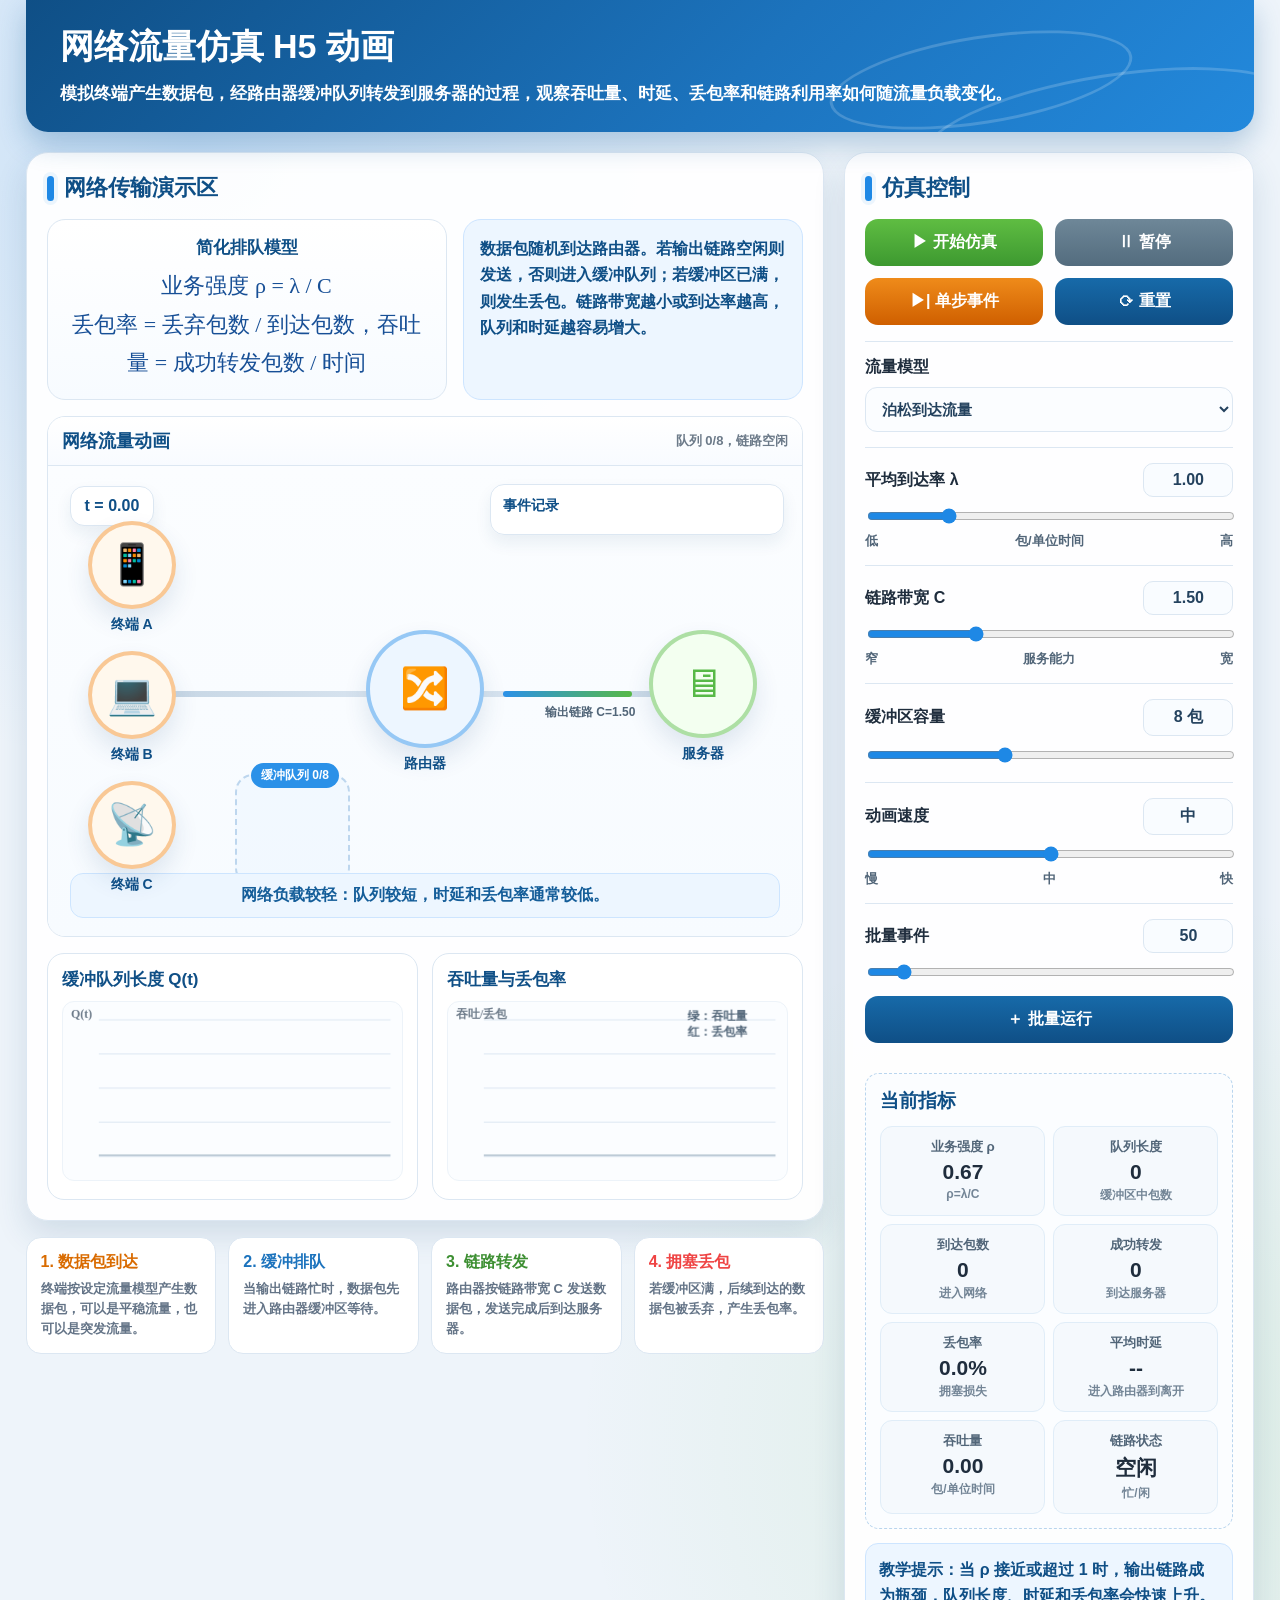
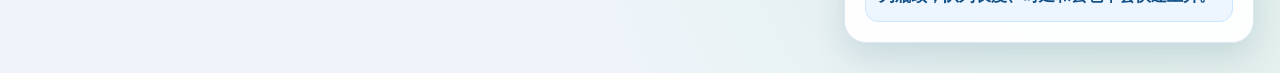
<file: frontend/assets/animations/_raw/网络流量仿真(g).html>
<!doctype html>
<html lang="zh-CN">
<head>
<meta charset="utf-8">
<meta name="viewport" content="width=device-width,initial-scale=1">
<title>网络流量仿真 H5 动画</title>
<style>
:root{
  --bg:#eef4fa;--card:#fff;--line:#dce7f2;--text:#1f2d3d;--muted:#6c7a89;
  --b900:#0f4f86;--b800:#145d99;--b700:#1c73bd;--b600:#1e88e5;--b500:#2b91e8;
  --orange:#f28c28;--od:#d96b00;--green:#57b947;--gd:#3d8f32;--red:#ef4444;--gray:#aeb9c6;
  --shadow:0 14px 32px rgba(31,77,121,.14)
}
*{box-sizing:border-box}
body{
  margin:0;
  font-family:"Microsoft YaHei","PingFang SC",Arial,sans-serif;
  color:var(--text);
  background:
    radial-gradient(circle at 15% 8%,rgba(69,153,232,.22),transparent 34%),
    radial-gradient(circle at 88% 86%,rgba(87,185,71,.13),transparent 30%),
    var(--bg)
}
.page{width:min(1380px,96vw);margin:auto;padding-bottom:30px}
.hero{
  position:relative;margin-bottom:20px;padding:24px 34px;color:white;border-radius:0 0 22px 22px;overflow:hidden;
  background:linear-gradient(135deg,var(--b900),var(--b700) 58%,#2389dc);
  box-shadow:0 12px 28px rgba(20,93,153,.28)
}
.hero:before,.hero:after{
  content:"";position:absolute;border:3px solid rgba(255,255,255,.18);border-radius:50%;transform:rotate(-9deg)
}
.hero:before{width:300px;height:82px;right:120px;top:36px}
.hero:after{width:380px;height:108px;right:-50px;top:74px}
.hero h1{position:relative;z-index:1;margin:0 0 10px;font-size:34px;font-weight:900}
.hero p{position:relative;z-index:1;margin:0;font-size:17px;line-height:1.65;font-weight:650;max-width:960px}

.layout{display:grid;grid-template-columns:1fr 410px;gap:20px}
.card{background:rgba(255,255,255,.95);border:1px solid var(--line);border-radius:22px;box-shadow:var(--shadow)}
.section{padding:20px}
.title{display:flex;align-items:center;gap:10px;margin:0 0 16px;color:var(--b900);font-size:22px;font-weight:900}
.title:before{content:"";width:7px;height:25px;border-radius:8px;background:var(--b600);box-shadow:0 0 0 4px rgba(30,136,229,.08)}

.top{display:grid;grid-template-columns:1.08fr .92fr;gap:16px;margin-bottom:16px}
.formula,.tip{padding:16px;border-radius:18px;border:1px solid var(--line);background:linear-gradient(180deg,#fff,#f7fbff)}
.formula{text-align:center}.formula h3{margin:0 0 8px;color:var(--b900);font-size:17px}
.math{font-family:Georgia,"Times New Roman",serif;color:#174f96;font-size:22px;line-height:1.75}.math sub{font-size:70%;vertical-align:-.25em}
.tip{background:#edf6ff;border-color:#cde5ff;color:var(--b900);font-weight:850;line-height:1.65}

.net-card{border:1px solid var(--line);border-radius:18px;background:#fff;overflow:hidden}
.nhead{padding:12px 14px;border-bottom:1px solid var(--line);display:flex;justify-content:space-between;align-items:center;gap:10px;background:linear-gradient(180deg,#fff,#f8fbff)}
.nhead h3{margin:0;color:var(--b900);font-size:18px}.nhead span{color:var(--muted);font-size:13px;font-weight:800}
.stage{
  position:relative;height:470px;background:
  linear-gradient(180deg,#fbfdff,#f7fbff),
  repeating-linear-gradient(0deg,transparent,transparent 23px,rgba(31,77,121,.035) 24px),
  repeating-linear-gradient(90deg,transparent,transparent 23px,rgba(31,77,121,.035) 24px);
  overflow:hidden
}
.backbone{position:absolute;left:60px;right:60px;top:225px;height:6px;border-radius:999px;background:linear-gradient(90deg,#c2d3e2,#dce7f2,#c2d3e2)}
.device{position:absolute;text-align:center;z-index:3}
.device .circle{width:88px;height:88px;border-radius:50%;border:4px solid #dce7f2;background:#fff;display:grid;place-items:center;box-shadow:0 12px 24px rgba(31,77,121,.12)}
.device h4{margin:7px 0 0;color:var(--b900);font-size:14px}
.src1{left:40px;top:55px}.src2{left:40px;top:185px}.src3{left:40px;top:315px}
.router{left:50%;top:164px;transform:translateX(-50%)}.server{right:45px;top:164px}
.src1 .circle,.src2 .circle,.src3 .circle{border-color:rgba(242,140,40,.45);background:#fff8ed}
.router .circle{width:118px;height:118px;border-color:rgba(43,145,232,.45);background:#edf6ff}
.server .circle{width:108px;height:108px;border-color:rgba(87,185,71,.45);background:#f3fff0}
.icon{font-size:40px}.src1 .icon,.src2 .icon,.src3 .icon{color:var(--orange)}.router .icon{color:var(--b600)}.server .icon{color:var(--green)}
.buffer{
  position:absolute;left:calc(50% - 190px);right:calc(50% + 75px);bottom:50px;height:112px;border:2px dashed #bdd6ee;border-radius:18px;background:rgba(237,246,255,.55)
}
.buffer .label{position:absolute;left:14px;top:-13px;background:#2b91e8;color:white;border-radius:999px;padding:4px 10px;font-size:12px;font-weight:900}
.output-link{
  position:absolute;left:calc(50% + 78px);right:170px;top:225px;height:6px;border-radius:999px;background:linear-gradient(90deg,#2b91e8,#57b947)
}
.link-label{position:absolute;left:calc(50% + 120px);top:238px;color:#526679;font-size:12px;font-weight:900}
.packet{
  position:absolute;width:34px;height:23px;border-radius:9px;background:linear-gradient(180deg,#4aa4ee,#176aa9);
  color:white;font-size:11px;font-weight:900;display:grid;place-items:center;
  box-shadow:0 8px 14px rgba(31,77,121,.22),0 0 0 5px rgba(43,145,232,.12);
  z-index:10;transition:left .45s cubic-bezier(.2,.8,.2,1),top .45s cubic-bezier(.2,.8,.2,1),opacity .3s,transform .25s,background .25s
}
.packet.queue{background:linear-gradient(180deg,#f59e3f,#cf5f00);box-shadow:0 8px 14px rgba(207,95,0,.18),0 0 0 5px rgba(242,140,40,.14)}
.packet.tx{background:linear-gradient(180deg,#62c34f,#3d9930)}
.packet.drop{background:linear-gradient(180deg,#ff7070,#ef4444);transform:rotate(-18deg) scale(.85);opacity:.25}
.clock{
  position:absolute;left:22px;top:20px;padding:10px 14px;border-radius:14px;background:#fff;border:1px solid var(--line);box-shadow:0 8px 16px rgba(31,77,121,.08);font-weight:900;color:var(--b900)
}
.event-log{
  position:absolute;right:18px;top:18px;width:330px;max-width:39%;padding:12px;border-radius:14px;background:rgba(255,255,255,.92);border:1px solid var(--line);box-shadow:0 8px 16px rgba(31,77,121,.08)
}
.event-log h4{margin:0 0 7px;color:var(--b900);font-size:14px}
.log-line{font-size:12px;color:#526679;line-height:1.55;font-weight:800;white-space:nowrap;overflow:hidden;text-overflow:ellipsis}
.status{
  position:absolute;left:22px;bottom:18px;right:22px;padding:11px 14px;border-radius:13px;background:#edf6ff;border:1px solid #cde5ff;color:var(--b900);font-weight:900;text-align:center
}

.chart-row{display:grid;grid-template-columns:1fr 1fr;gap:14px;margin-top:16px}
.chart-card{padding:14px;border:1px solid var(--line);border-radius:17px;background:#fff}
.chart-card h3{margin:0 0 10px;color:var(--b900);font-size:17px}
canvas.chart{height:180px;background:#fbfdff;border-radius:12px;border:1px solid #edf3f9;width:100%}

.info{display:grid;grid-template-columns:repeat(4,1fr);gap:12px;margin-top:16px}
.ibox{padding:14px;border:1px solid var(--line);border-radius:15px;background:white}
.ibox h3{margin:0 0 6px;font-size:16px}.ibox p{margin:0;color:#647487;font-size:13px;line-height:1.55;font-weight:700}
.o h3{color:var(--od)}.bl h3{color:var(--b700)}.g h3{color:var(--gd)}.r h3{color:var(--red)}

.control{padding:20px}
.buttons{display:grid;grid-template-columns:1fr 1fr;gap:12px;margin-bottom:16px}
button{min-height:47px;border:0;border-radius:13px;color:white;font-size:16px;font-weight:900;cursor:pointer;transition:.18s}
button:hover{transform:translateY(-1px);filter:brightness(1.04)}
.bg{background:linear-gradient(180deg,#5fbd42,#3d9930)}.bm{background:linear-gradient(180deg,#6e8798,#536c7e)}.bo{background:linear-gradient(180deg,#ef8b1a,#cf5f00)}.bb{background:linear-gradient(180deg,#176aa9,#0f4f86)}
.block{padding:15px 0;border-top:1px solid var(--line)}
.row{display:flex;justify-content:space-between;gap:10px;align-items:center;margin-bottom:9px;font-weight:900}
.vbox{min-width:90px;text-align:center;padding:7px 8px;border:1px solid var(--line);border-radius:10px;background:#f9fcff;color:#24425e;font-weight:900;font-variant-numeric:tabular-nums}
input[type=range]{width:100%;accent-color:var(--b600)}
select{width:100%;padding:12px;border-radius:12px;border:1px solid var(--line);background:#fbfdff;color:#24425e;font-size:15px;font-weight:850}
.rlabels{display:flex;justify-content:space-between;color:#526679;font-size:13px;font-weight:800;margin-top:4px}

.stats{margin-top:15px;padding:14px;border:1px dashed #b9d5ee;border-radius:14px;background:#fbfdff}
.stats h3{margin:0 0 12px;color:var(--b900)}
.sgrid{display:grid;grid-template-columns:1fr 1fr;gap:8px}
.stat{padding:11px 8px;text-align:center;border-radius:12px;background:#f5f9fd;border:1px solid #e0edf8}
.stat small{display:block;color:#526679;font-weight:800;margin-bottom:4px}
.stat strong{font-size:21px;font-variant-numeric:tabular-nums}
.stat em{display:block;margin-top:3px;color:#738596;font-size:12px;font-style:normal;font-weight:700}

.note{margin-top:14px;padding:13px;border-radius:13px;background:#edf6ff;border:1px solid #cde5ff;color:var(--b900);font-weight:850;line-height:1.6}
@media(max-width:1180px){.layout{grid-template-columns:1fr}.top{grid-template-columns:1fr}.event-log{max-width:46%}}
@media(max-width:860px){.info,.chart-row{grid-template-columns:1fr 1fr}.event-log{display:none}.buffer{left:190px;right:calc(50% + 70px)}}
@media(max-width:620px){.hero{padding:22px 20px}.hero h1{font-size:27px}.buttons,.info,.chart-row{grid-template-columns:1fr}.stage{height:500px}.device .circle{width:70px;height:70px}.router .circle,.server .circle{width:84px;height:84px}.src1,.src2,.src3{left:18px}.server{right:20px}.buffer{left:100px;right:190px}}
</style>
</head>
<body>
<div class="page">
<header class="hero">
  <h1>网络流量仿真 H5 动画</h1>
  <p>模拟终端产生数据包，经路由器缓冲队列转发到服务器的过程，观察吞吐量、时延、丢包率和链路利用率如何随流量负载变化。</p>
</header>

<main class="layout">
<section>
<div class="card section">
<h2 class="title">网络传输演示区</h2>

<div class="top">
  <div class="formula">
    <h3>简化排队模型</h3>
    <div class="math">
      业务强度 ρ = λ / C<br>
      丢包率 = 丢弃包数 / 到达包数，吞吐量 = 成功转发包数 / 时间
    </div>
  </div>
  <div class="tip">
    数据包随机到达路由器。若输出链路空闲则发送，否则进入缓冲队列；若缓冲区已满，则发生丢包。链路带宽越小或到达率越高，队列和时延越容易增大。
  </div>
</div>

<div class="net-card">
  <div class="nhead"><h3>网络流量动画</h3><span id="stateLabel">等待开始</span></div>
  <div class="stage" id="stage">
    <div class="clock" id="clockBox">t = 0.00</div>
    <div class="event-log"><h4>事件记录</h4><div id="logBox"></div></div>
    <div class="backbone"></div>
    <div class="output-link"></div>
    <div class="link-label" id="linkLabel">输出链路 C</div>
    <div class="device src1"><div class="circle"><div class="icon">📱</div></div><h4>终端 A</h4></div>
    <div class="device src2"><div class="circle"><div class="icon">💻</div></div><h4>终端 B</h4></div>
    <div class="device src3"><div class="circle"><div class="icon">📡</div></div><h4>终端 C</h4></div>
    <div class="device router"><div class="circle"><div class="icon">🔀</div></div><h4>路由器</h4></div>
    <div class="device server"><div class="circle"><div class="icon">🖥</div></div><h4>服务器</h4></div>
    <div class="buffer"><div class="label" id="bufferLabel">缓冲队列</div></div>
    <div class="status" id="statusBox">点击“开始动画”观察网络数据包传输。</div>
  </div>
</div>

<div class="chart-row">
  <div class="chart-card"><h3>缓冲队列长度 Q(t)</h3><canvas class="chart" id="qChart"></canvas></div>
  <div class="chart-card"><h3>吞吐量与丢包率</h3><canvas class="chart" id="rateChart"></canvas></div>
</div>
</div>

<div class="info">
  <div class="ibox o"><h3>1. 数据包到达</h3><p>终端按设定流量模型产生数据包，可以是平稳流量，也可以是突发流量。</p></div>
  <div class="ibox bl"><h3>2. 缓冲排队</h3><p>当输出链路忙时，数据包先进入路由器缓冲区等待。</p></div>
  <div class="ibox g"><h3>3. 链路转发</h3><p>路由器按链路带宽 C 发送数据包，发送完成后到达服务器。</p></div>
  <div class="ibox r"><h3>4. 拥塞丢包</h3><p>若缓冲区满，后续到达的数据包被丢弃，产生丢包率。</p></div>
</div>
</section>

<aside class="card control">
<h2 class="title">仿真控制</h2>
<div class="buttons">
  <button class="bg" id="playBtn">▶ 开始仿真</button>
  <button class="bm" id="pauseBtn">Ⅱ 暂停</button>
  <button class="bo" id="stepBtn">▶| 单步事件</button>
  <button class="bb" id="resetBtn">⟳ 重置</button>
</div>

<div class="block">
  <div class="row"><span>流量模型</span></div>
  <select id="trafficSelect">
    <option value="poisson">泊松到达流量</option>
    <option value="bursty">突发流量</option>
    <option value="constant">近似恒定流量</option>
  </select>
</div>

<div class="block">
  <div class="row"><span>平均到达率 λ</span><span class="vbox" id="lambdaBox">1.00</span></div>
  <input id="lambdaRange" type="range" min="0.2" max="4" step="0.05" value="1.0">
  <div class="rlabels"><span>低</span><span>包/单位时间</span><span>高</span></div>
</div>

<div class="block">
  <div class="row"><span>链路带宽 C</span><span class="vbox" id="capBox">1.50</span></div>
  <input id="capRange" type="range" min="0.3" max="4.5" step="0.05" value="1.5">
  <div class="rlabels"><span>窄</span><span>服务能力</span><span>宽</span></div>
</div>

<div class="block">
  <div class="row"><span>缓冲区容量</span><span class="vbox" id="bufBox">8 包</span></div>
  <input id="bufRange" type="range" min="1" max="20" step="1" value="8">
</div>

<div class="block">
  <div class="row"><span>动画速度</span><span class="vbox" id="speedBox">中</span></div>
  <input id="speedRange" type="range" min="1" max="5" value="3">
  <div class="rlabels"><span>慢</span><span>中</span><span>快</span></div>
</div>

<div class="block">
  <div class="row"><span>批量事件</span><span class="vbox" id="batchBox">50</span></div>
  <input id="batchRange" type="range" min="10" max="500" step="10" value="50">
  <button class="bb" id="batchBtn" style="width:100%;margin-top:12px">＋ 批量运行</button>
</div>

<div class="stats">
  <h3>当前指标</h3>
  <div class="sgrid">
    <div class="stat"><small>业务强度 ρ</small><strong id="rhoValue">0.67</strong><em>ρ=λ/C</em></div>
    <div class="stat"><small>队列长度</small><strong id="qValue">0</strong><em>缓冲区中包数</em></div>
    <div class="stat"><small>到达包数</small><strong id="arrValue">0</strong><em>进入网络</em></div>
    <div class="stat"><small>成功转发</small><strong id="txValue">0</strong><em>到达服务器</em></div>
    <div class="stat"><small>丢包率</small><strong id="lossValue">0.0%</strong><em>拥塞损失</em></div>
    <div class="stat"><small>平均时延</small><strong id="delayValue">--</strong><em>进入路由器到离开</em></div>
    <div class="stat"><small>吞吐量</small><strong id="thrValue">0.00</strong><em>包/单位时间</em></div>
    <div class="stat"><small>链路状态</small><strong id="linkState">空闲</strong><em>忙/闲</em></div>
  </div>
</div>

<div class="note" id="noteBox">
  教学提示：当 ρ 接近或超过 1 时，输出链路成为瓶颈，队列长度、时延和丢包率会快速上升。
</div>
</aside>
</main>
</div>

<script>
(function(){
  const $=id=>document.getElementById(id);
  const stage=$("stage"), playBtn=$("playBtn"), pauseBtn=$("pauseBtn"), stepBtn=$("stepBtn"), resetBtn=$("resetBtn"), batchBtn=$("batchBtn");
  const trafficSelect=$("trafficSelect"), lambdaRange=$("lambdaRange"), capRange=$("capRange"), bufRange=$("bufRange"), speedRange=$("speedRange"), batchRange=$("batchRange");
  const lambdaBox=$("lambdaBox"), capBox=$("capBox"), bufBox=$("bufBox"), speedBox=$("speedBox"), batchBox=$("batchBox");
  const rhoValue=$("rhoValue"), qValue=$("qValue"), arrValue=$("arrValue"), txValue=$("txValue"), lossValue=$("lossValue"), delayValue=$("delayValue"), thrValue=$("thrValue"), linkState=$("linkState");
  const clockBox=$("clockBox"), stateLabel=$("stateLabel"), logBox=$("logBox"), statusBox=$("statusBox"), bufferLabel=$("bufferLabel"), linkLabel=$("linkLabel");
  const qChart=$("qChart"), rateChart=$("rateChart"), qctx=qChart.getContext("2d"), rctx=rateChart.getContext("2d");

  let t=0, nextArr=0, nextDep=Infinity, idSeq=0;
  let queue=[], link=null, packets=new Map(), timer=null, logs=[];
  let arrived=0, dropped=0, transmitted=0, totalDelay=0;
  let qHistory=[], metricHistory=[];
  let burstUntil=0;

  function lambda(){return +lambdaRange.value}
  function capacity(){return +capRange.value}
  function bufCap(){return +bufRange.value}
  function expRand(rate){return -Math.log(1-Math.random())/rate}
  function speedMs(){return [1150,800,520,260,90][+speedRange.value-1]}

  function nextArrivalInterval(){
    const model=trafficSelect.value, l=lambda();
    if(model==="constant") return 1/l;
    if(model==="bursty"){
      if(t>burstUntil && Math.random()<0.18) burstUntil=t+1.5+Math.random()*2.5;
      const rate = t<burstUntil ? l*3.2 : Math.max(0.08,l*0.35);
      return expRand(rate);
    }
    return expRand(l);
  }

  function sourcePos(src){
    const st=stage.getBoundingClientRect();
    if(src===0) return {left:84, top:143};
    if(src===1) return {left:84, top:273};
    return {left:84, top:403};
  }
  function routerPos(){const st=stage.getBoundingClientRect(); return {left:st.width/2-17, top:214}}
  function bufferPos(i){
    const zone=document.querySelector(".buffer").getBoundingClientRect();
    const st=stage.getBoundingClientRect();
    const cols=Math.max(1,Math.floor((zone.width-28)/42));
    const col=i%cols,row=Math.floor(i/cols);
    return {left:zone.left-st.left+18+col*42, top:zone.top-st.top+28+row*36}
  }
  function serverPos(){const st=stage.getBoundingClientRect();return {left:st.width-101, top:214}}

  function makePacket(id,src){
    const el=document.createElement("div");
    el.className="packet";
    el.textContent=id;
    const p=sourcePos(src);
    el.style.left=p.left+"px"; el.style.top=p.top+"px";
    stage.appendChild(el);
    return el;
  }
  function move(el,p,cls){
    if(cls!==undefined) el.className="packet "+cls;
    el.style.left=p.left+"px"; el.style.top=p.top+"px";
  }

  function addLog(s){
    logs.unshift(s);
    logs=logs.slice(0,6);
    logBox.innerHTML=logs.map(x=>`<div class="log-line">${x}</div>`).join("");
  }

  function arrival(){
    idSeq++; arrived++;
    const src=Math.floor(Math.random()*3);
    const p={id:idSeq, arrive:t, el:makePacket(idSeq,src)};
    packets.set(p.id,p);
    setTimeout(()=>move(p.el,routerPos(),""),30);

    if(!link){
      setTimeout(()=>startTx(p),220);
      addLog(`t=${t.toFixed(2)}：包 ${p.id} 到达，链路空闲，立即发送`);
    }else if(queue.length < bufCap()){
      queue.push(p);
      setTimeout(()=>{move(p.el,bufferPos(queue.indexOf(p)),"queue"); updateQueuePositions();},250);
      addLog(`t=${t.toFixed(2)}：包 ${p.id} 到达，进入缓冲队列`);
    }else{
      dropped++;
      setTimeout(()=>{move(p.el,routerPos(),"drop"); setTimeout(()=>{if(p.el.parentNode)p.el.remove();packets.delete(p.id);},450)},220);
      addLog(`t=${t.toFixed(2)}：缓冲区满，包 ${p.id} 被丢弃`);
    }
    nextArr=t+nextArrivalInterval();
  }

  function startTx(p){
    link=p;
    move(p.el,routerPos(),"tx");
    nextDep=t+expRand(capacity());
    linkState.textContent="忙";
  }

  function departure(){
    if(!link) return;
    const p=link;
    transmitted++;
    totalDelay += t - p.arrive;
    move(p.el,serverPos(),"tx");
    setTimeout(()=>{if(p.el && p.el.parentNode)p.el.remove();packets.delete(p.id);},650);
    addLog(`t=${t.toFixed(2)}：包 ${p.id} 转发完成，到达服务器`);
    link=null;
    if(queue.length>0){
      const next=queue.shift();
      updateQueuePositions();
      startTx(next);
      addLog(`t=${t.toFixed(2)}：包 ${next.id} 从队列进入输出链路`);
    }else{
      nextDep=Infinity;
      linkState.textContent="空闲";
    }
  }

  function updateQueuePositions(){
    queue.forEach((p,i)=>move(p.el,bufferPos(i),"queue"));
  }

  function stepEvent(){
    if(nextArr<=nextDep){
      t=nextArr; arrival();
    }else{
      t=nextDep; departure();
    }
    record(); updateUI();
  }

  function batch(n){for(let i=0;i<n;i++) stepEvent()}

  function record(){
    qHistory.push({t,q:queue.length});
    const loss=arrived?dropped/arrived:0;
    const thr=t>0?transmitted/t:0;
    metricHistory.push({t,loss,thr});
    if(qHistory.length>160) qHistory=qHistory.slice(-160);
    if(metricHistory.length>160) metricHistory=metricHistory.slice(-160);
  }

  function updateUI(){
    const l=lambda(), c=capacity(), rho=l/c;
    lambdaBox.textContent=l.toFixed(2);
    capBox.textContent=c.toFixed(2);
    bufBox.textContent=bufCap()+" 包";
    speedBox.textContent=["极慢","慢","中","快","极快"][+speedRange.value-1];
    batchBox.textContent=batchRange.value;
    rhoValue.textContent=rho.toFixed(2);
    qValue.textContent=queue.length;
    arrValue.textContent=arrived;
    txValue.textContent=transmitted;
    lossValue.textContent=(arrived?dropped/arrived*100:0).toFixed(1)+"%";
    delayValue.textContent=transmitted? (totalDelay/transmitted).toFixed(3):"--";
    thrValue.textContent=(t>0?transmitted/t:0).toFixed(2);
    clockBox.textContent="t = "+t.toFixed(2);
    stateLabel.textContent=`队列 ${queue.length}/${bufCap()}，链路${link?"忙":"空闲"}`;
    bufferLabel.textContent=`缓冲队列 ${queue.length}/${bufCap()}`;
    linkLabel.textContent=`输出链路 C=${c.toFixed(2)}`;

    if(rho<0.75){
      statusBox.textContent="网络负载较轻：队列较短，时延和丢包率通常较低。";
      statusBox.style.background="#edf6ff"; statusBox.style.borderColor="#cde5ff"; statusBox.style.color="#145d99";
    }else if(rho<1){
      statusBox.textContent="网络负载较高：输出链路接近饱和，队列和时延开始明显上升。";
      statusBox.style.background="#fff8ed"; statusBox.style.borderColor="#ffe1ba"; statusBox.style.color="#d96b00";
    }else{
      statusBox.textContent="拥塞风险：ρ ≥ 1，长期来看队列会积压，缓冲区容易溢出。";
      statusBox.style.background="#fff0f0"; statusBox.style.borderColor="#ffd2d2"; statusBox.style.color="#ef4444";
    }
    drawCharts();
  }

  function resizeCanvas(c){
    const r=c.getBoundingClientRect(), q=devicePixelRatio||1;
    c.width=Math.round(r.width*q); c.height=Math.round(r.height*q);
    const ctx=c.getContext("2d"); ctx.setTransform(q,0,0,q,0,0);
    return [r.width,r.height];
  }

  function axes(ctx,w,h,label){
    ctx.clearRect(0,0,w,h);
    ctx.strokeStyle="#dce7f2"; ctx.lineWidth=1;
    for(let i=0;i<=4;i++){let y=18+i*(h-42)/4;ctx.beginPath();ctx.moveTo(36,y);ctx.lineTo(w-12,y);ctx.stroke();}
    ctx.strokeStyle="#8aa0b5";ctx.beginPath();ctx.moveTo(36,h-25);ctx.lineTo(w-12,h-25);ctx.stroke();
    ctx.fillStyle="#6c7a89";ctx.font="700 12px Microsoft YaHei";ctx.fillText(label,8,16);
  }

  function drawLine(ctx,w,h,data,key,color,maxY){
    if(data.length<2) return;
    const minT=data[0].t, maxT=data[data.length-1].t || minT+1;
    ctx.strokeStyle=color; ctx.lineWidth=2.4; ctx.beginPath();
    data.forEach((d,i)=>{
      const x=36+(d.t-minT)/(maxT-minT||1)*(w-48);
      const y=h-25-d[key]/maxY*(h-48);
      if(i===0) ctx.moveTo(x,y); else ctx.lineTo(x,y);
    });
    ctx.stroke();
  }

  function drawCharts(){
    let [w,h]=resizeCanvas(qChart);
    axes(qctx,w,h,"Q(t)");
    drawLine(qctx,w,h,qHistory,"q","#2b91e8",Math.max(1,bufCap()));

    [w,h]=resizeCanvas(rateChart);
    axes(rctx,w,h,"吞吐/丢包");
    const maxThr=Math.max(1,capacity(),...metricHistory.map(d=>d.thr));
    drawLine(rctx,w,h,metricHistory,"thr","#57b947",maxThr);
    drawLine(rctx,w,h,metricHistory,"loss","#ef4444",1);
    rctx.fillStyle="#526679";rctx.font="700 12px Microsoft YaHei";
    rctx.fillText("绿：吞吐量",w-100,18);
    rctx.fillText("红：丢包率",w-100,34);
  }

  function play(){pause(); timer=setInterval(stepEvent,speedMs())}
  function pause(){if(timer){clearInterval(timer);timer=null}}
  function reset(){
    pause();
    t=0; nextDep=Infinity; idSeq=0; queue=[]; link=null; arrived=0; dropped=0; transmitted=0; totalDelay=0; logs=[]; qHistory=[]; metricHistory=[]; burstUntil=0;
    packets.forEach(p=>{if(p.el && p.el.parentNode)p.el.remove()});
    packets.clear();
    nextArr=nextArrivalInterval();
    logBox.innerHTML="";
    linkState.textContent="空闲";
    updateUI();
  }

  playBtn.onclick=play;
  pauseBtn.onclick=pause;
  stepBtn.onclick=()=>{pause();stepEvent()};
  resetBtn.onclick=reset;
  batchBtn.onclick=()=>{pause();batch(+batchRange.value);updateUI()};
  trafficSelect.onchange=reset;
  lambdaRange.oninput=reset;
  capRange.oninput=reset;
  bufRange.oninput=reset;
  speedRange.oninput=()=>{updateUI(); if(timer)play()};
  batchRange.oninput=updateUI;
  window.addEventListener("resize",()=>{updateQueuePositions(); if(link)move(link.el,routerPos(),"tx"); drawCharts()});

  reset();
})();
</script>
</body>
</html>
</file>
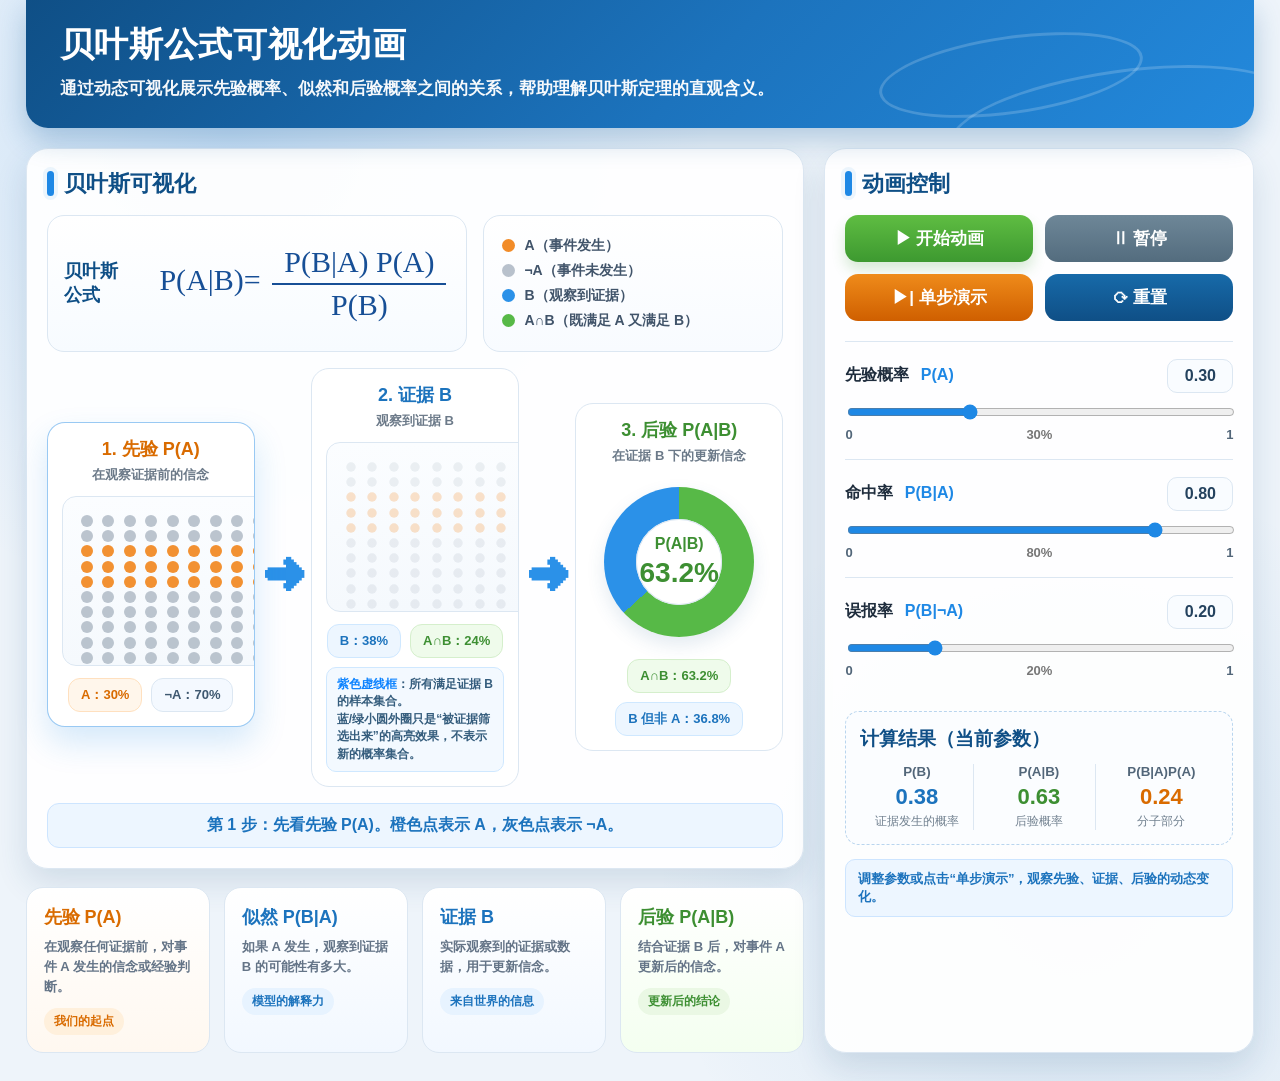
<file: frontend/assets/animations/_raw/贝叶斯公式(g).html>
<!DOCTYPE html>
<html lang="zh-CN">
<head>
<meta charset="UTF-8" />
<meta name="viewport" content="width=device-width, initial-scale=1.0" />
<title>贝叶斯公式可视化动画</title>

<style>
:root {
  --blue-900:#0f4f86;
  --blue-800:#145d99;
  --blue-700:#1c73bd;
  --blue-600:#1e88e5;
  --blue-500:#2b91e8;
  --blue-100:#e8f3ff;
  --blue-050:#f4f9ff;

  --orange:#f28c28;
  --orange-dark:#d96b00;
  --green:#57b947;
  --green-dark:#3d8f32;
  --gray:#b8c1cc;
  --dark:#1f2d3d;
  --muted:#6c7a89;

  --bg:#eef4fa;
  --card:#ffffff;
  --line:#dce7f2;
  --shadow:0 14px 32px rgba(31, 77, 121, 0.14);
}

*{box-sizing:border-box}

body{
  margin:0;
  font-family:"Microsoft YaHei","PingFang SC","Noto Sans SC",Arial,sans-serif;
  color:var(--dark);
  background:
    radial-gradient(circle at 18% 12%, rgba(69,153,232,.20), transparent 34%),
    radial-gradient(circle at 84% 82%, rgba(31,115,189,.13), transparent 30%),
    var(--bg);
}

.page{
  width:min(1320px,96vw);
  margin:0 auto;
  padding:0 0 28px;
}

/* 顶部蓝色标题栏 */
.hero{
  position:relative;
  margin:0 0 20px;
  padding:24px 34px 26px;
  color:#fff;
  border-radius:0 0 22px 22px;
  overflow:hidden;
  background:linear-gradient(135deg,var(--blue-900),var(--blue-700) 55%,#2389dc);
  box-shadow:0 12px 28px rgba(20,93,153,.28);
}

.hero::before,
.hero::after{
  content:"";
  position:absolute;
  border:3px solid rgba(255,255,255,.18);
  border-radius:50%;
  transform:rotate(-8deg);
}

.hero::before{
  width:260px;
  height:72px;
  right:110px;
  top:36px;
}

.hero::after{
  width:340px;
  height:96px;
  right:-40px;
  top:70px;
}

.hero h1{
  position:relative;
  z-index:1;
  margin:0 0 10px;
  font-size:34px;
  line-height:1.2;
  font-weight:900;
  letter-spacing:.02em;
}

.hero p{
  position:relative;
  z-index:1;
  margin:0;
  font-size:17px;
  line-height:1.6;
  opacity:.96;
  font-weight:600;
}

/* 主布局 */
.layout{
  display:grid;
  grid-template-columns:1fr 430px;
  gap:20px;
}

.card{
  background:rgba(255,255,255,.94);
  border:1px solid var(--line);
  border-radius:22px;
  box-shadow:var(--shadow);
}

.section{
  padding:20px;
}

.section-title{
  display:flex;
  align-items:center;
  gap:10px;
  margin:0 0 16px;
  color:var(--blue-900);
  font-size:22px;
  font-weight:900;
}

.section-title::before{
  content:"";
  width:7px;
  height:25px;
  border-radius:8px;
  background:var(--blue-600);
  box-shadow:0 0 0 4px rgba(30,136,229,.08);
}

/* 公式与图例 */
.formula-row{
  display:grid;
  grid-template-columns:1fr 300px;
  gap:16px;
  margin-bottom:16px;
}

.formula-card{
  display:flex;
  align-items:center;
  justify-content:center;
  min-height:98px;
  padding:16px;
  border:1px solid var(--line);
  border-radius:17px;
  background:linear-gradient(180deg,#fff,#f7fbff);
}

.formula-label{
  margin-right:30px;
  color:var(--blue-900);
  font-size:18px;
  font-weight:900;
}

.formula{
  color:#174f96;
  font-family:Georgia,"Times New Roman",serif;
  font-size:30px;
  white-space:nowrap;
}

.frac{
  display:inline-block;
  vertical-align:middle;
  text-align:center;
  margin:0 4px;
}
.frac .top{
  display:block;
  padding:0 12px 4px;
  border-bottom:2px solid #174f96;
}
.frac .bottom{
  display:block;
  padding:3px 12px 0;
}

.legend{
  padding:14px 18px;
  border:1px solid var(--line);
  border-radius:17px;
  background:linear-gradient(180deg,#fff,#f8fbff);
}

.legend-item{
  display:flex;
  align-items:center;
  gap:9px;
  margin:7px 0;
  font-weight:800;
  color:#41546a;
  font-size:14px;
}

.dot-key{
  width:13px;
  height:13px;
  border-radius:50%;
  display:inline-block;
  background:var(--gray);
}
.dot-key.a{background:var(--orange)}
.dot-key.b{background:var(--blue-500)}
.dot-key.ab{background:var(--green)}

/* 三步可视化 */
.story{
  display:grid;
  grid-template-columns:1fr 36px 1fr 36px 1fr;
  gap:10px;
  align-items:center;
}

.step-card{
  min-height:290px;
  padding:14px;
  border:1px solid var(--line);
  border-radius:18px;
  background:#fff;
  position:relative;
  overflow:hidden;
  transition:transform .25s ease, box-shadow .25s ease, border-color .25s ease;
}

.step-card.active{
  transform:translateY(-3px);
  border-color:rgba(30,136,229,.45);
  box-shadow:0 16px 32px rgba(30,136,229,.18);
}

.step-card h3{
  margin:0;
  text-align:center;
  font-size:18px;
}

.step-card p{
  margin:5px 0 12px;
  text-align:center;
  color:var(--muted);
  font-size:13px;
  font-weight:700;
}

.orange{color:var(--orange-dark)}
.blue{color:var(--blue-700)}
.green{color:var(--green-dark)}

.arrow{
  font-size:42px;
  color:var(--blue-500);
  text-align:center;
  animation:floatArrow 1.4s infinite ease-in-out;
}
@keyframes floatArrow{
  0%,100%{transform:translateX(0);opacity:.75}
  50%{transform:translateX(5px);opacity:1}
}

.dot-grid{
  position:relative;
  margin:0 auto;
  width:230px;
  height:170px;
  border:1px solid var(--line);
  border-radius:14px;
  background:linear-gradient(180deg,#fbfdff,#f5f9fd);
}

.pop-dot{
  position:absolute;
  width:12px;
  height:12px;
  border-radius:50%;
  background:var(--gray);
  opacity:.95;
  transition:
    left 650ms cubic-bezier(.2,.8,.2,1),
    top 650ms cubic-bezier(.2,.8,.2,1),
    transform 350ms ease,
    opacity 350ms ease,
    background 350ms ease,
    box-shadow 350ms ease;
}

.pop-dot.is-a{background:var(--orange)}
.pop-dot.is-b{
  background:var(--blue-500);
  box-shadow:0 0 0 4px rgba(43,145,232,.20);
}
.pop-dot.is-ab{
  background:var(--green);
  box-shadow:0 0 0 4px rgba(87,185,71,.22);
  transform:scale(1.22);
}
.pop-dot.dim{
  opacity:.25;
  transform:scale(.78);
  box-shadow:none;
}

.evidence-box{
  position:absolute;
  left:17px;
  top:22px;
  width:198px;
  height:102px;
  border:4px dashed #8b5cf6;
  border-radius:18px;
  background:rgba(139,92,246,.10);
  box-shadow:
    0 0 0 5px rgba(139,92,246,.12),
    0 0 22px rgba(139,92,246,.32);
  opacity:0;
  transform:scale(.95);
  transition:opacity .4s ease, transform .4s ease;
  z-index:2;
  pointer-events:none;
}
.evidence-box.show{
  opacity:1;
  transform:scale(1);
}
.evidence-label{
  position:absolute;
  left:50%;
  top:-15px;
  transform:translateX(-50%);
  white-space:nowrap;
  padding:5px 10px;
  border-radius:999px;
  background:#8b5cf6;
  color:#fff;
  font-size:12px;
  font-weight:900;
  box-shadow:0 6px 12px rgba(139,92,246,.28);
}

.pills{
  display:flex;
  justify-content:center;
  gap:9px;
  flex-wrap:wrap;
  margin-top:12px;
}

.pill{
  display:inline-flex;
  align-items:center;
  gap:6px;
  padding:7px 12px;
  border-radius:12px;
  background:var(--blue-050);
  color:#3e5870;
  font-size:13px;
  font-weight:800;
  border:1px solid var(--line);
}

.pill.orange{
  background:#fff6eb;
  color:var(--orange-dark);
  border-color:#ffe0bf;
}
.pill.blue{
  background:#edf6ff;
  color:var(--blue-700);
  border-color:#cfe8ff;
}
.pill.green{
  background:#effbeb;
  color:var(--green-dark);
  border-color:#d5efcc;
}

/* 后验圆环 */
.donut-wrap{
  display:flex;
  align-items:center;
  justify-content:center;
  height:170px;
}

.donut{
  width:150px;
  height:150px;
  border-radius:50%;
  background:conic-gradient(var(--green) 0deg, var(--green) 216deg, var(--blue-500) 216deg, var(--blue-500) 360deg);
  position:relative;
  box-shadow:0 8px 18px rgba(48,97,143,.13);
  transition:background 650ms ease;
}

.donut::after{
  content:"";
  position:absolute;
  inset:32px;
  border-radius:50%;
  background:#fff;
  box-shadow:inset 0 0 0 1px var(--line);
}

.donut-center{
  position:absolute;
  inset:0;
  display:flex;
  align-items:center;
  justify-content:center;
  flex-direction:column;
  z-index:1;
  font-weight:900;
}

.donut-center span:first-child{
  color:var(--green-dark);
  font-size:16px;
}
.donut-center span:last-child{
  color:var(--green-dark);
  font-size:28px;
  margin-top:4px;
}

/* 提示条 */
.tip{
  margin-top:16px;
  padding:11px 14px;
  border-radius:12px;
  background:#edf6ff;
  border:1px solid #cde5ff;
  color:var(--blue-700);
  font-weight:800;
  text-align:center;
}

.note-mini{
  margin-top:9px;
  padding:8px 10px;
  border-radius:10px;
  background:#f3f9ff;
  border:1px solid #cfe8ff;
  color:#355d7d;
  font-size:12px;
  line-height:1.45;
  font-weight:800;
}
.note-mini strong{
  color:#0b82ff;
}

/* 右侧控制 */
.control-panel{
  padding:20px;
}

.buttons{
  display:grid;
  grid-template-columns:1fr 1fr;
  gap:12px;
  margin-bottom:20px;
}

button{
  min-height:47px;
  border:0;
  border-radius:13px;
  font-size:17px;
  font-weight:900;
  color:#fff;
  cursor:pointer;
  transition:transform .18s ease, filter .18s ease, box-shadow .18s ease;
}

button:hover{
  transform:translateY(-1px);
  filter:brightness(1.04);
}

.btn-green{
  background:linear-gradient(180deg,#5fbd42,#3d9930);
  box-shadow:0 8px 14px rgba(61,153,48,.2);
}
.btn-muted{
  background:linear-gradient(180deg,#6e8798,#536c7e);
}
.btn-orange{
  background:linear-gradient(180deg,#ef8b1a,#cf5f00);
}
.btn-blue{
  background:linear-gradient(180deg,#176aa9,#0f4f86);
}

.slider-group{
  padding:17px 0;
  border-top:1px solid var(--line);
}

.slider-head{
  display:flex;
  justify-content:space-between;
  align-items:center;
  margin-bottom:9px;
  font-weight:900;
}

.slider-head .math{
  color:var(--blue-600);
  margin-left:7px;
}

.value-box{
  width:66px;
  text-align:center;
  padding:7px 8px;
  border:1px solid var(--line);
  border-radius:10px;
  background:#f9fcff;
  color:#24425e;
  font-weight:900;
  font-variant-numeric:tabular-nums;
}

input[type="range"]{
  width:100%;
  accent-color:var(--blue-600);
}

.range-labels{
  display:flex;
  justify-content:space-between;
  color:#526679;
  font-size:13px;
  font-weight:800;
  margin-top:3px;
}
.range-labels span:nth-child(2){
  color:#777;
}

.result-box{
  margin-top:16px;
  padding:14px;
  border:1px dashed #b9d5ee;
  border-radius:14px;
  background:#fbfdff;
}

.result-box h3{
  margin:0 0 12px;
  color:var(--blue-900);
}

.result-grid{
  display:grid;
  grid-template-columns:1fr 1fr 1fr;
  gap:8px;
  text-align:center;
}

.result-item{
  border-right:1px solid var(--line);
}
.result-item:last-child{border-right:0}

.result-item small{
  display:block;
  color:#526679;
  font-weight:800;
  margin-bottom:5px;
}
.result-item strong{
  display:block;
  font-size:22px;
  font-variant-numeric:tabular-nums;
}
.result-item em{
  display:block;
  font-style:normal;
  font-size:12px;
  color:#6f7f8e;
  margin-top:3px;
}

.info-strip{
  margin-top:14px;
  padding:10px 12px;
  border-radius:10px;
  background:#edf6ff;
  border:1px solid #cde5ff;
  color:var(--blue-700);
  font-weight:800;
  font-size:13px;
}

/* 底部说明卡片 */
.explain-row{
  display:grid;
  grid-template-columns:repeat(4,1fr);
  gap:14px;
  margin-top:18px;
}

.explain-card{
  min-height:126px;
  padding:17px;
  border:1px solid var(--line);
  border-radius:17px;
  background:#fff;
}

.explain-card h3{
  margin:0 0 8px;
  font-size:18px;
}

.explain-card p{
  margin:0;
  color:#647487;
  font-size:13px;
  line-height:1.55;
  font-weight:700;
}

.explain-card.orange-card{
  background:linear-gradient(180deg,#fff,#fff8f0);
}
.explain-card.blue-card{
  background:linear-gradient(180deg,#fff,#f2f8ff);
}
.explain-card.green-card{
  background:linear-gradient(180deg,#fff,#f4fff0);
}

.badge{
  display:inline-block;
  margin-top:11px;
  padding:5px 10px;
  border-radius:999px;
  font-size:12px;
  font-weight:900;
}
.orange-card .badge{background:#fff0dc;color:var(--orange-dark)}
.blue-card .badge{background:#e7f3ff;color:var(--blue-700)}
.green-card .badge{background:#eaf8e4;color:var(--green-dark)}

/* 动画提示 */
.pulse{
  animation:pulse 850ms ease-in-out;
}
@keyframes pulse{
  0%{transform:scale(1)}
  50%{transform:scale(1.04)}
  100%{transform:scale(1)}
}

@media(max-width:1050px){
  .layout{grid-template-columns:1fr}
  .formula-row{grid-template-columns:1fr}
  .explain-row{grid-template-columns:repeat(2,1fr)}
}

@media(max-width:720px){
  .hero{padding:22px 20px}
  .hero h1{font-size:27px}
  .story{
    grid-template-columns:1fr;
  }
  .arrow{transform:rotate(90deg)}
  .formula{
    font-size:23px;
  }
  .formula-card{
    display:block;
    text-align:center;
  }
  .formula-label{
    display:block;
    margin:0 0 10px;
  }
  .explain-row{grid-template-columns:1fr}
}
</style>
</head>

<body>
<div class="page">
  <header class="hero">
    <h1>贝叶斯公式可视化动画</h1>
    <p>通过动态可视化展示先验概率、似然和后验概率之间的关系，帮助理解贝叶斯定理的直观含义。</p>
  </header>

  <main class="layout">
    <section>
      <div class="card section">
        <h2 class="section-title">贝叶斯可视化</h2>

        <div class="formula-row">
          <div class="formula-card">
            <span class="formula-label">贝叶斯公式</span>
            <span class="formula">
              P(A|B)=
              <span class="frac">
                <span class="top">P(B|A) P(A)</span>
                <span class="bottom">P(B)</span>
              </span>
            </span>
          </div>

          <div class="legend">
            <div class="legend-item"><span class="dot-key a"></span>A（事件发生）</div>
            <div class="legend-item"><span class="dot-key"></span>¬A（事件未发生）</div>
            <div class="legend-item"><span class="dot-key b"></span>B（观察到证据）</div>
            <div class="legend-item"><span class="dot-key ab"></span>A∩B（既满足 A 又满足 B）</div>
          </div>
        </div>

        <div class="story">
          <div class="step-card active" id="cardPrior">
            <h3 class="orange">1. 先验 P(A)</h3>
            <p>在观察证据前的信念</p>
            <div class="dot-grid" id="gridPrior"></div>
            <div class="pills">
              <span class="pill orange" id="pillA">A：30%</span>
              <span class="pill" id="pillNotA">¬A：70%</span>
            </div>
          </div>

          <div class="arrow">➜</div>

          <div class="step-card" id="cardEvidence">
            <h3 class="blue">2. 证据 B</h3>
            <p>观察到证据 B</p>
            <div class="dot-grid" id="gridEvidence">
              <div class="evidence-box" id="evidenceBox">
                <span class="evidence-label">证据 B 的样本集合</span>
              </div>
            </div>
            <div class="pills">
              <span class="pill blue" id="pillB">B：38%</span>
              <span class="pill green" id="pillAB">A∩B：24%</span>
            </div>
            <div class="note-mini">
              <strong>紫色虚线框</strong>：所有满足证据 B 的样本集合。<br>
              蓝/绿小圆外圈只是“被证据筛选出来”的高亮效果，不表示新的概率集合。
            </div>
          </div>

          <div class="arrow">➜</div>

          <div class="step-card" id="cardPosterior">
            <h3 class="green">3. 后验 P(A|B)</h3>
            <p>在证据 B 下的更新信念</p>
            <div class="donut-wrap">
              <div class="donut" id="donut">
                <div class="donut-center">
                  <span>P(A|B)</span>
                  <span id="donutText">63.2%</span>
                </div>
              </div>
            </div>
            <div class="pills">
              <span class="pill green" id="pillPosterior">A∩B：63.2%</span>
              <span class="pill blue" id="pillOnlyB">B 但非 A：36.8%</span>
            </div>
          </div>
        </div>

        <div class="tip" id="stageTip">
          贝叶斯思想：用先验信念结合新证据，更新对事件 A 的信念，得到后验概率 P(A|B)。
        </div>
      </div>

      <div class="explain-row">
        <div class="explain-card orange-card">
          <h3 class="orange">先验 P(A)</h3>
          <p>在观察任何证据前，对事件 A 发生的信念或经验判断。</p>
          <span class="badge">我们的起点</span>
        </div>
        <div class="explain-card blue-card">
          <h3 class="blue">似然 P(B|A)</h3>
          <p>如果 A 发生，观察到证据 B 的可能性有多大。</p>
          <span class="badge">模型的解释力</span>
        </div>
        <div class="explain-card blue-card">
          <h3 class="blue">证据 B</h3>
          <p>实际观察到的证据或数据，用于更新信念。</p>
          <span class="badge">来自世界的信息</span>
        </div>
        <div class="explain-card green-card">
          <h3 class="green">后验 P(A|B)</h3>
          <p>结合证据 B 后，对事件 A 更新后的信念。</p>
          <span class="badge">更新后的结论</span>
        </div>
      </div>
    </section>

    <aside class="card control-panel">
      <h2 class="section-title">动画控制</h2>

      <div class="buttons">
        <button class="btn-green" id="playBtn">▶ 开始动画</button>
        <button class="btn-muted" id="pauseBtn">Ⅱ 暂停</button>
        <button class="btn-orange" id="stepBtn">▶| 单步演示</button>
        <button class="btn-blue" id="resetBtn">⟳ 重置</button>
      </div>

      <div class="slider-group">
        <div class="slider-head">
          <span>先验概率 <span class="math">P(A)</span></span>
          <span class="value-box" id="priorBox">0.30</span>
        </div>
        <input id="prior" type="range" min="1" max="95" value="30" />
        <div class="range-labels"><span>0</span><span id="priorPercent">30%</span><span>1</span></div>
      </div>

      <div class="slider-group">
        <div class="slider-head">
          <span>命中率 <span class="math">P(B|A)</span></span>
          <span class="value-box" id="hitBox">0.80</span>
        </div>
        <input id="hit" type="range" min="1" max="99" value="80" />
        <div class="range-labels"><span>0</span><span id="hitPercent">80%</span><span>1</span></div>
      </div>

      <div class="slider-group">
        <div class="slider-head">
          <span>误报率 <span class="math">P(B|¬A)</span></span>
          <span class="value-box" id="falseBox">0.20</span>
        </div>
        <input id="falseRate" type="range" min="1" max="90" value="20" />
        <div class="range-labels"><span>0</span><span id="falsePercent">20%</span><span>1</span></div>
      </div>

      <div class="result-box">
        <h3>计算结果（当前参数）</h3>
        <div class="result-grid">
          <div class="result-item">
            <small>P(B)</small>
            <strong class="blue" id="pbValue">0.38</strong>
            <em>证据发生的概率</em>
          </div>
          <div class="result-item">
            <small>P(A|B)</small>
            <strong class="green" id="posteriorValue">0.63</strong>
            <em>后验概率</em>
          </div>
          <div class="result-item">
            <small>P(B|A)P(A)</small>
            <strong class="orange" id="numValue">0.24</strong>
            <em>分子部分</em>
          </div>
        </div>
      </div>

      <div class="info-strip">
        调整参数或点击“单步演示”，观察先验、证据、后验的动态变化。
      </div>
    </aside>
  </main>
</div>

<script>
(function(){
  const N = 100;
  const rows = 10;
  const cols = 10;

  const gridPrior = document.getElementById("gridPrior");
  const gridEvidence = document.getElementById("gridEvidence");
  const evidenceBox = document.getElementById("evidenceBox");

  const prior = document.getElementById("prior");
  const hit = document.getElementById("hit");
  const falseRate = document.getElementById("falseRate");

  const priorBox = document.getElementById("priorBox");
  const hitBox = document.getElementById("hitBox");
  const falseBox = document.getElementById("falseBox");

  const priorPercent = document.getElementById("priorPercent");
  const hitPercent = document.getElementById("hitPercent");
  const falsePercent = document.getElementById("falsePercent");

  const pbValue = document.getElementById("pbValue");
  const posteriorValue = document.getElementById("posteriorValue");
  const numValue = document.getElementById("numValue");

  const pillA = document.getElementById("pillA");
  const pillNotA = document.getElementById("pillNotA");
  const pillB = document.getElementById("pillB");
  const pillAB = document.getElementById("pillAB");
  const pillPosterior = document.getElementById("pillPosterior");
  const pillOnlyB = document.getElementById("pillOnlyB");

  const donut = document.getElementById("donut");
  const donutText = document.getElementById("donutText");

  const cardPrior = document.getElementById("cardPrior");
  const cardEvidence = document.getElementById("cardEvidence");
  const cardPosterior = document.getElementById("cardPosterior");
  const stageTip = document.getElementById("stageTip");

  const playBtn = document.getElementById("playBtn");
  const pauseBtn = document.getElementById("pauseBtn");
  const stepBtn = document.getElementById("stepBtn");
  const resetBtn = document.getElementById("resetBtn");

  let dotsPrior = [];
  let dotsEvidence = [];
  let stage = 0;
  let timer = null;

  function pct(x, d=0){
    return (x*100).toFixed(d) + "%";
  }

  function dec(x){
    return x.toFixed(2);
  }

  function params(){
    const pA = Number(prior.value) / 100;
    const pBgA = Number(hit.value) / 100;
    const pBgNotA = Number(falseRate.value) / 100;
    const numerator = pBgA * pA;
    const falsePart = pBgNotA * (1 - pA);
    const pB = numerator + falsePart;
    const posterior = pB === 0 ? 0 : numerator / pB;
    return {pA,pBgA,pBgNotA,numerator,falsePart,pB,posterior};
  }

  function makeDots(container){
    const arr = [];
    for(let i=0;i<N;i++){
      const d = document.createElement("span");
      d.className = "pop-dot";
      container.appendChild(d);
      arr.push(d);
    }
    return arr;
  }

  function basePos(i){
    const row = Math.floor(i / cols);
    const col = i % cols;
    return {
      left: 18 + col * 21.5,
      top: 18 + row * 15.2
    };
  }

  function updateNumbers(){
    const c = params();

    priorBox.textContent = dec(c.pA);
    hitBox.textContent = dec(c.pBgA);
    falseBox.textContent = dec(c.pBgNotA);

    priorPercent.textContent = pct(c.pA);
    hitPercent.textContent = pct(c.pBgA);
    falsePercent.textContent = pct(c.pBgNotA);

    pbValue.textContent = dec(c.pB);
    posteriorValue.textContent = dec(c.posterior);
    numValue.textContent = dec(c.numerator);

    pillA.textContent = "A：" + pct(c.pA);
    pillNotA.textContent = "¬A：" + pct(1-c.pA);
    pillB.textContent = "B：" + pct(c.pB);
    pillAB.textContent = "A∩B：" + pct(c.numerator);
    pillPosterior.textContent = "A∩B：" + pct(c.posterior,1);
    pillOnlyB.textContent = "B 但非 A：" + pct(1-c.posterior,1);

    const deg = Math.max(0, Math.min(360, c.posterior * 360));
    donut.style.background = `conic-gradient(var(--green) 0deg, var(--green) ${deg}deg, var(--blue-500) ${deg}deg, var(--blue-500) 360deg)`;
    donutText.textContent = pct(c.posterior,1);
  }

  function buildStates(){
    const c = params();
    const aCount = Math.round(N * c.pA);
    const hitCount = Math.round(aCount * c.pBgA);
    const notACount = N - aCount;
    const falseCount = Math.round(notACount * c.pBgNotA);

    const items = [];
    for(let i=0;i<N;i++){
      const isA = i < aCount;
      const local = isA ? i : i - aCount;
      const isAB = isA && local < hitCount;
      const isFalseB = !isA && local < falseCount;
      const isB = isAB || isFalseB;
      items.push({isA,isB,isAB});
    }

    // 固定洗牌，避免每次随机导致教学演示跳动过强
    for(let i=items.length-1;i>0;i--){
      const j = (i * 37 + 17) % (i+1);
      const temp = items[i];
      items[i] = items[j];
      items[j] = temp;
    }
    return items;
  }

  function render(){
    const items = buildStates();
    updateNumbers();

    cardPrior.classList.toggle("active", stage === 0);
    cardEvidence.classList.toggle("active", stage === 1);
    cardPosterior.classList.toggle("active", stage === 2);

    evidenceBox.classList.toggle("show", stage >= 1);

    if(stage === 0){
      stageTip.textContent = "第 1 步：先看先验 P(A)。橙色点表示 A，灰色点表示 ¬A。";
    }else if(stage === 1){
      stageTip.textContent = "第 2 步：紫色虚线框表示所有满足证据 B 的样本集合；蓝点表示 B 但非 A，绿点表示 A∩B。";
    }else{
      stageTip.textContent = "第 3 步：只在所有 B 中重新计算 A 的比例，得到后验概率 P(A|B)。";
    }

    items.forEach((it,i)=>{
      const pos = basePos(i);

      const dp = dotsPrior[i];
      dp.className = "pop-dot";
      if(it.isA) dp.classList.add("is-a");
      dp.style.left = pos.left + "px";
      dp.style.top = pos.top + "px";

      const de = dotsEvidence[i];
      de.className = "pop-dot";

      if(stage === 0){
        if(it.isA) de.classList.add("is-a");
        de.classList.add("dim");
      }

      if(stage === 1){
        if(it.isAB) de.classList.add("is-ab");
        else if(it.isB) de.classList.add("is-b");
        else de.classList.add("dim");
      }

      if(stage === 2){
        if(it.isAB) de.classList.add("is-ab");
        else if(it.isB) de.classList.add("is-b");
        else de.classList.add("dim");
      }

      de.style.left = pos.left + "px";
      de.style.top = pos.top + "px";
      de.style.transitionDelay = (i % 10) * 12 + "ms";
    });

    if(stage === 2){
      donut.classList.remove("pulse");
      void donut.offsetWidth;
      donut.classList.add("pulse");
    }
  }

  function nextStage(){
    stage = (stage + 1) % 3;
    render();
  }

  function play(){
    clearInterval(timer);
    timer = setInterval(nextStage, 1500);
  }

  function pause(){
    clearInterval(timer);
    timer = null;
  }

  function reset(){
    pause();
    stage = 0;
    render();
  }

  dotsPrior = makeDots(gridPrior);
  dotsEvidence = makeDots(gridEvidence);

  [prior,hit,falseRate].forEach(el => {
    el.addEventListener("input", () => render());
  });

  playBtn.addEventListener("click", play);
  pauseBtn.addEventListener("click", pause);
  stepBtn.addEventListener("click", () => {
    pause();
    nextStage();
  });
  resetBtn.addEventListener("click", reset);

  render();
})();
</script>
</body>
</html>
</file>
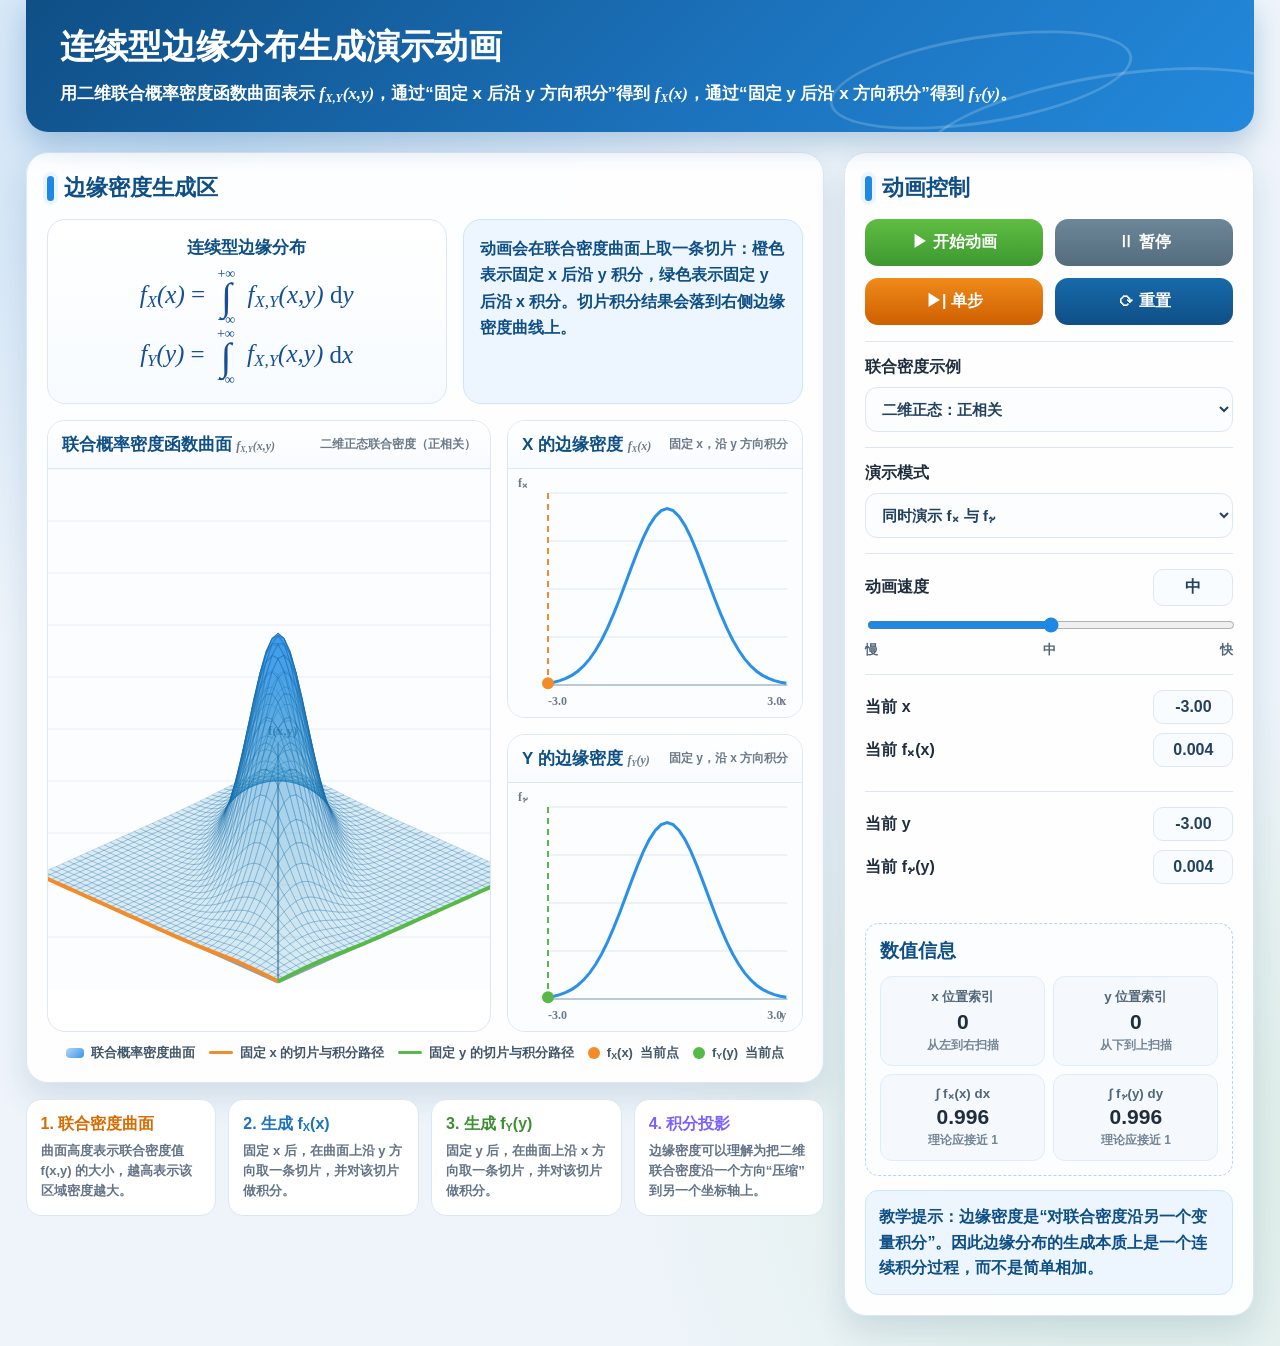
<file: frontend/assets/animations/_raw/连续型边缘分布生成演示动画(g).html>
<!doctype html>
<html lang="zh-CN">
<head>
<meta charset="utf-8">
<meta name="viewport" content="width=device-width,initial-scale=1">
<title>连续型边缘分布生成演示动画</title>
<style>
:root{
  --bg:#eef4fa;--card:#fff;--line:#dce7f2;--text:#1f2d3d;--muted:#6c7a89;
  --b900:#0f4f86;--b800:#145d99;--b700:#1c73bd;--b600:#1e88e5;--b500:#2b91e8;--b050:#f4f9ff;
  --orange:#f28c28;--od:#d96b00;--green:#57b947;--gd:#3d8f32;--purple:#7b61ff;--gray:#aeb9c6;
  --shadow:0 14px 32px rgba(31,77,121,.14)
}
*{box-sizing:border-box}
body{
  margin:0;
  font-family:"Microsoft YaHei","PingFang SC",Arial,sans-serif;
  color:var(--text);
  background:
    radial-gradient(circle at 15% 8%,rgba(69,153,232,.22),transparent 34%),
    radial-gradient(circle at 88% 86%,rgba(87,185,71,.13),transparent 30%),
    var(--bg)
}
.page{width:min(1400px,96vw);margin:auto;padding-bottom:30px}
.hero{
  position:relative;margin-bottom:20px;padding:24px 34px;color:white;border-radius:0 0 22px 22px;overflow:hidden;
  background:linear-gradient(135deg,var(--b900),var(--b700) 58%,#2389dc);
  box-shadow:0 12px 28px rgba(20,93,153,.28)
}
.hero:before,.hero:after{
  content:"";position:absolute;border:3px solid rgba(255,255,255,.18);border-radius:50%;transform:rotate(-9deg)
}
.hero:before{width:300px;height:82px;right:120px;top:36px}
.hero:after{width:380px;height:108px;right:-50px;top:74px}
.hero h1{position:relative;z-index:1;margin:0 0 10px;font-size:34px;font-weight:900}
.hero p{position:relative;z-index:1;margin:0;font-size:17px;line-height:1.65;font-weight:650;max-width:980px}

.layout{display:grid;grid-template-columns:1fr 410px;gap:20px}
.card{background:rgba(255,255,255,.95);border:1px solid var(--line);border-radius:22px;box-shadow:var(--shadow)}
.section{padding:20px}
.title{
  display:flex;align-items:center;gap:10px;margin:0 0 16px;color:var(--b900);font-size:22px;font-weight:900
}
.title:before{
  content:"";width:7px;height:25px;border-radius:8px;background:var(--b600);box-shadow:0 0 0 4px rgba(30,136,229,.08)
}

.top{display:grid;grid-template-columns:1.08fr .92fr;gap:16px;margin-bottom:16px}
.formula,.tip{
  padding:16px;border-radius:18px;border:1px solid var(--line);background:linear-gradient(180deg,#fff,#f7fbff)
}
.formula{text-align:center}
.formula h3{margin:0 0 8px;color:var(--b900);font-size:17px}
.math{
  font-family:Georgia,"Times New Roman",serif;
  color:#174f96;
  font-size:25px;
  line-height:1.9;
}
.math sub,
.formula-symbol sub,
.density-symbol sub{
  font-size:70%;
  vertical-align:-0.35em;
}
.formula-symbol{
  font-family:Georgia,"Times New Roman",serif;
  font-style:italic;
  white-space:nowrap;
}
.integral{
  font-family:Georgia,"Times New Roman",serif;
  font-size:1.05em;
}
.tip{background:#edf6ff;border-color:#cde5ff;color:var(--b900);font-weight:850;line-height:1.65}

.main-grid{display:grid;grid-template-columns:1.2fr .8fr;gap:16px}
.panel{border:1px solid var(--line);border-radius:18px;background:#fff;overflow:hidden}
.ph{
  padding:12px 14px;border-bottom:1px solid var(--line);display:flex;justify-content:space-between;align-items:center;gap:10px;
  background:linear-gradient(180deg,#fff,#f8fbff)
}
.ph h3{margin:0;color:var(--b900);font-size:17px}
.ph h3 .density-symbol{font-style:italic}
.ph span{color:var(--muted);font-size:12px;font-weight:800}
canvas{width:100%;display:block;background:#fbfdff}
#surfaceCanvas{height:520px}
#fxCanvas,#fyCanvas{height:248px}

.legend{display:flex;gap:14px;flex-wrap:wrap;justify-content:center;margin-top:12px}
.legend-item{display:flex;align-items:center;gap:7px;color:#42576a;font-size:13px;font-weight:850}
.key{display:inline-block}
.key.surface{width:18px;height:10px;border-radius:4px;background:linear-gradient(135deg,rgba(43,145,232,.35),rgba(43,145,232,.95))}
.key.orange{width:24px;height:3px;border-radius:99px;background:var(--orange)}
.key.green{width:24px;height:3px;border-radius:99px;background:var(--green)}
.key.doto,.key.dotg{width:12px;height:12px;border-radius:50%}
.key.doto{background:var(--orange)} .key.dotg{background:var(--green)}

.info{
  display:grid;grid-template-columns:repeat(4,1fr);gap:12px;margin-top:16px
}
.ibox{padding:14px;border:1px solid var(--line);border-radius:15px;background:white}
.ibox h3{margin:0 0 6px;font-size:16px}
.ibox p{margin:0;color:#647487;font-size:13px;line-height:1.55;font-weight:700}
.o h3{color:var(--od)} .bl h3{color:var(--b700)} .g h3{color:var(--gd)} .pr h3{color:var(--purple)}

.control{padding:20px}
.buttons{display:grid;grid-template-columns:1fr 1fr;gap:12px;margin-bottom:16px}
button{
  min-height:47px;border:0;border-radius:13px;color:white;font-size:16px;font-weight:900;cursor:pointer;transition:.18s
}
button:hover{transform:translateY(-1px);filter:brightness(1.04)}
.bg{background:linear-gradient(180deg,#5fbd42,#3d9930)}
.bm{background:linear-gradient(180deg,#6e8798,#536c7e)}
.bo{background:linear-gradient(180deg,#ef8b1a,#cf5f00)}
.bb{background:linear-gradient(180deg,#176aa9,#0f4f86)}

.block{padding:15px 0;border-top:1px solid var(--line)}
.row{display:flex;justify-content:space-between;gap:10px;align-items:center;margin-bottom:9px;font-weight:900}
select{
  width:100%;padding:12px;border-radius:12px;border:1px solid var(--line);background:#fbfdff;color:#24425e;font-size:15px;font-weight:850
}
input[type=range]{width:100%;accent-color:var(--b600)}
.vbox{
  min-width:80px;text-align:center;padding:7px 8px;border:1px solid var(--line);border-radius:10px;background:#f9fcff;color:#24425e;font-weight:900
}
.rlabels{
  display:flex;justify-content:space-between;color:#526679;font-size:13px;font-weight:800;margin-top:4px
}
.stats{
  margin-top:15px;padding:14px;border:1px dashed #b9d5ee;border-radius:14px;background:#fbfdff
}
.stats h3{margin:0 0 12px;color:var(--b900)}
.sgrid{display:grid;grid-template-columns:1fr 1fr;gap:8px}
.stat{
  padding:11px 8px;text-align:center;border-radius:12px;background:#f5f9fd;border:1px solid #e0edf8
}
.stat small{display:block;color:#526679;font-weight:800;margin-bottom:4px}
.stat strong{font-size:21px;font-variant-numeric:tabular-nums}
.stat em{display:block;margin-top:3px;color:#738596;font-size:12px;font-style:normal;font-weight:700}

.note{
  margin-top:14px;padding:13px;border-radius:13px;background:#edf6ff;border:1px solid #cde5ff;color:var(--b900);font-weight:850;line-height:1.6
}
@media(max-width:1180px){
  .layout{grid-template-columns:1fr}
  .top,.main-grid{grid-template-columns:1fr}
}
@media(max-width:860px){
  .info{grid-template-columns:repeat(2,1fr)}
  #surfaceCanvas{height:430px}
}
@media(max-width:560px){
  .hero{padding:22px 20px}
  .hero h1{font-size:27px}
  .buttons,.info{grid-template-columns:1fr}
}

/* 公式修正：避免积分上下限错位，避免 f_Y 下标过低 */
.math{
  font-family: Georgia, "Times New Roman", serif;
  color:#174f96;
  font-size:25px;
  line-height:2.05;
}
.fexpr{
  font-family: Georgia, "Times New Roman", serif;
  font-style:italic;
  white-space:nowrap;
}
.fexpr sub,
.density-symbol sub,
.formula-symbol sub{
  font-size:68%;
  line-height:0;
  vertical-align:-0.22em;
}
.defint{
  display:inline-grid;
  grid-template-rows:auto auto auto;
  align-items:center;
  justify-items:center;
  vertical-align:middle;
  margin:0 6px;
  line-height:1;
  color:#174f96;
}
.defint .upper,
.defint .lower{
  font-size:0.56em;
  line-height:1;
  font-family:Georgia,"Times New Roman",serif;
  font-style:normal;
}
.defint .sign{
  font-size:1.55em;
  line-height:0.82;
  font-family:Georgia,"Times New Roman",serif;
  font-weight:400;
}
.ph h3 .density-symbol{
  font-family:Georgia,"Times New Roman",serif;
  font-style:italic;
}

</style>
</head>
<body>
<div class="page">
<header class="hero">
  <h1>连续型边缘分布生成演示动画</h1>
  <p>用二维联合概率密度函数曲面表示 <span class="fexpr">f<sub>X,Y</sub>(x,y)</span>，通过“固定 x 后沿 y 方向积分”得到 <span class="fexpr">f<sub>X</sub>(x)</span>，通过“固定 y 后沿 x 方向积分”得到 <span class="fexpr">f<sub>Y</sub>(y)</span>。</p>
</header>

<main class="layout">
<section>
  <div class="card section">
    <h2 class="title">边缘密度生成区</h2>

    <div class="top">
      <div class="formula">
        <h3>连续型边缘分布</h3>
        <div class="math">
          <span class="fexpr">f<sub>X</sub>(x)</span>
          =
          <span class="defint"><span class="upper">+∞</span><span class="sign">∫</span><span class="lower">−∞</span></span>
          <span class="fexpr">f<sub>X,Y</sub>(x,y)</span>
          d<span class="fexpr">y</span>
          <br>
          <span class="fexpr">f<sub>Y</sub>(y)</span>
          =
          <span class="defint"><span class="upper">+∞</span><span class="sign">∫</span><span class="lower">−∞</span></span>
          <span class="fexpr">f<sub>X,Y</sub>(x,y)</span>
          d<span class="fexpr">x</span>
        </div>
      </div>
      <div class="tip" id="tipBox">
        动画会在联合密度曲面上取一条切片：橙色表示固定 x 后沿 y 积分，绿色表示固定 y 后沿 x 积分。切片积分结果会落到右侧边缘密度曲线上。
      </div>
    </div>

    <div class="main-grid">
      <div class="panel">
        <div class="ph">
          <h3>联合概率密度函数曲面 <span class="density-symbol">f<sub>X,Y</sub>(x,y)</span></h3>
          <span id="surfaceLabel">二维正态联合密度</span>
        </div>
        <canvas id="surfaceCanvas"></canvas>
      </div>

      <div style="display:grid;grid-template-rows:1fr 1fr;gap:16px">
        <div class="panel">
          <div class="ph">
            <h3>X 的边缘密度 <span class="density-symbol">f<sub>X</sub>(x)</span></h3>
            <span id="fxLabel">固定 x，沿 y 方向积分</span>
          </div>
          <canvas id="fxCanvas"></canvas>
        </div>
        <div class="panel">
          <div class="ph">
            <h3>Y 的边缘密度 <span class="density-symbol">f<sub>Y</sub>(y)</span></h3>
            <span id="fyLabel">固定 y，沿 x 方向积分</span>
          </div>
          <canvas id="fyCanvas"></canvas>
        </div>
      </div>
    </div>

    <div class="legend">
      <div class="legend-item"><span class="key surface"></span>联合概率密度曲面</div>
      <div class="legend-item"><span class="key orange"></span>固定 x 的切片与积分路径</div>
      <div class="legend-item"><span class="key green"></span>固定 y 的切片与积分路径</div>
      <div class="legend-item"><span class="key doto"></span><span class="density-symbol">f<sub>X</sub>(x)</span> 当前点</div>
      <div class="legend-item"><span class="key dotg"></span><span class="density-symbol">f<sub>Y</sub>(y)</span> 当前点</div>
    </div>
  </div>

  <div class="info">
    <div class="ibox o"><h3>1. 联合密度曲面</h3><p>曲面高度表示联合密度值 f(x,y) 的大小，越高表示该区域密度越大。</p></div>
    <div class="ibox bl"><h3>2. 生成 <span class="density-symbol">f<sub>X</sub>(x)</span></h3><p>固定 x 后，在曲面上沿 y 方向取一条切片，并对该切片做积分。</p></div>
    <div class="ibox g"><h3>3. 生成 <span class="density-symbol">f<sub>Y</sub>(y)</span></h3><p>固定 y 后，在曲面上沿 x 方向取一条切片，并对该切片做积分。</p></div>
    <div class="ibox pr"><h3>4. 积分投影</h3><p>边缘密度可以理解为把二维联合密度沿一个方向“压缩”到另一个坐标轴上。</p></div>
  </div>
</section>

<aside class="card control">
  <h2 class="title">动画控制</h2>
  <div class="buttons">
    <button class="bg" id="playBtn">▶ 开始动画</button>
    <button class="bm" id="pauseBtn">Ⅱ 暂停</button>
    <button class="bo" id="stepBtn">▶| 单步</button>
    <button class="bb" id="resetBtn">⟳ 重置</button>
  </div>

  <div class="block">
    <div class="row"><span>联合密度示例</span></div>
    <select id="presetSelect">
      <option value="corrPos">二维正态：正相关</option>
      <option value="corrNeg">二维正态：负相关</option>
      <option value="indep">二维正态：独立</option>
      <option value="mix">双峰混合密度</option>
    </select>
  </div>

  <div class="block">
    <div class="row"><span>演示模式</span></div>
    <select id="modeSelect">
      <option value="both">同时演示 fₓ 与 fᵧ</option>
      <option value="x">只演示 fₓ(x)</option>
      <option value="y">只演示 fᵧ(y)</option>
    </select>
  </div>

  <div class="block">
    <div class="row"><span>动画速度</span><span class="vbox" id="speedBox">中</span></div>
    <input type="range" id="speedRange" min="1" max="5" value="3">
    <div class="rlabels"><span>慢</span><span>中</span><span>快</span></div>
  </div>

  <div class="block">
    <div class="row"><span>当前 x</span><span class="vbox" id="xBox">-3.00</span></div>
    <div class="row"><span>当前 fₓ(x)</span><span class="vbox" id="fxBox">0.000</span></div>
  </div>

  <div class="block">
    <div class="row"><span>当前 y</span><span class="vbox" id="yBox">-3.00</span></div>
    <div class="row"><span>当前 fᵧ(y)</span><span class="vbox" id="fyBox">0.000</span></div>
  </div>

  <div class="stats">
    <h3>数值信息</h3>
    <div class="sgrid">
      <div class="stat"><small>x 位置索引</small><strong id="ixValue">0</strong><em>从左到右扫描</em></div>
      <div class="stat"><small>y 位置索引</small><strong id="iyValue">0</strong><em>从下到上扫描</em></div>
      <div class="stat"><small>∫ fₓ(x) dx</small><strong id="intXValue">1.000</strong><em>理论应接近 1</em></div>
      <div class="stat"><small>∫ fᵧ(y) dy</small><strong id="intYValue">1.000</strong><em>理论应接近 1</em></div>
    </div>
  </div>

  <div class="note" id="noteBox">
    教学提示：边缘密度是“对联合密度沿另一个变量积分”。因此边缘分布的生成本质上是一个连续积分过程，而不是简单相加。
  </div>
</aside>
</main>
</div>

<script>
(function(){
  const surfaceCanvas = document.getElementById("surfaceCanvas");
  const fxCanvas = document.getElementById("fxCanvas");
  const fyCanvas = document.getElementById("fyCanvas");
  const sctx = surfaceCanvas.getContext("2d");
  const fxctx = fxCanvas.getContext("2d");
  const fyctx = fyCanvas.getContext("2d");

  const presetSelect = document.getElementById("presetSelect");
  const modeSelect = document.getElementById("modeSelect");
  const speedRange = document.getElementById("speedRange");

  const speedBox = document.getElementById("speedBox");
  const xBox = document.getElementById("xBox");
  const yBox = document.getElementById("yBox");
  const fxBox = document.getElementById("fxBox");
  const fyBox = document.getElementById("fyBox");
  const ixValue = document.getElementById("ixValue");
  const iyValue = document.getElementById("iyValue");
  const intXValue = document.getElementById("intXValue");
  const intYValue = document.getElementById("intYValue");
  const surfaceLabel = document.getElementById("surfaceLabel");
  const noteBox = document.getElementById("noteBox");

  const playBtn = document.getElementById("playBtn");
  const pauseBtn = document.getElementById("pauseBtn");
  const stepBtn = document.getElementById("stepBtn");
  const resetBtn = document.getElementById("resetBtn");

  const N = 41;
  const xmin = -3, xmax = 3, ymin = -3, ymax = 3;
  const dx = (xmax - xmin) / (N - 1);
  const dy = (ymax - ymin) / (N - 1);

  let grid = [];
  let xs = [];
  let ys = [];
  let fx = [];
  let fy = [];
  let zmax = 1;
  let ix = 0;
  let iy = 0;
  let timer = null;

  function rangeX(i){ return xmin + i * dx; }
  function rangeY(j){ return ymin + j * dy; }

  function norm2D(x,y,rho){
    const den = 2*Math.PI*Math.sqrt(1-rho*rho);
    const expo = -1/(2*(1-rho*rho)) * (x*x - 2*rho*x*y + y*y);
    return Math.exp(expo)/den;
  }

  function mix2D(x,y){
    const g1 = Math.exp(-0.5*(((x+1.1)/0.7)**2 + ((y+0.8)/0.7)**2)) / (2*Math.PI*0.7*0.7);
    const g2 = Math.exp(-0.5*(((x-1.2)/0.8)**2 + ((y-0.9)/0.55)**2)) / (2*Math.PI*0.8*0.55);
    return 0.52*g1 + 0.48*g2;
  }

  function density(x,y){
    const p = presetSelect.value;
    if(p === "corrPos") return norm2D(x,y,0.72);
    if(p === "corrNeg") return norm2D(x,y,-0.72);
    if(p === "indep") return norm2D(x,y,0);
    if(p === "mix") return mix2D(x,y);
    return norm2D(x,y,0.72);
  }

  function presetText(){
    const p = presetSelect.value;
    if(p === "corrPos") return "二维正态联合密度（正相关）";
    if(p === "corrNeg") return "二维正态联合密度（负相关）";
    if(p === "indep") return "二维正态联合密度（独立）";
    return "双峰混合联合密度";
  }

  function updateNote(){
    const p = presetSelect.value;
    if(p === "mix"){
      noteBox.textContent = "教学提示：即使联合密度是双峰混合形状，边缘密度仍然可以通过对另一变量积分得到。"
    }else{
      noteBox.textContent = "教学提示：边缘密度是“对联合密度沿另一个变量积分”。因此边缘分布的生成本质上是一个连续积分过程，而不是简单相加。"
    }
  }

  function rebuild(){
    xs = Array.from({length:N}, (_,i)=>rangeX(i));
    ys = Array.from({length:N}, (_,j)=>rangeY(j));
    grid = Array.from({length:N}, ()=>Array(N).fill(0));
    fx = Array(N).fill(0);
    fy = Array(N).fill(0);
    zmax = 0;

    for(let i=0;i<N;i++){
      for(let j=0;j<N;j++){
        const z = density(xs[i], ys[j]);
        grid[i][j] = z;
        if(z > zmax) zmax = z;
      }
    }

    for(let i=0;i<N;i++){
      let s = 0;
      for(let j=0;j<N;j++) s += grid[i][j] * dy;
      fx[i] = s;
    }
    for(let j=0;j<N;j++){
      let s = 0;
      for(let i=0;i<N;i++) s += grid[i][j] * dx;
      fy[j] = s;
    }

    ix = 0;
    iy = 0;
    updateLabels();
    drawAll();
  }

  function resizeCanvas(canvas){
    const rect = canvas.getBoundingClientRect();
    const ratio = window.devicePixelRatio || 1;
    canvas.width = Math.round(rect.width * ratio);
    canvas.height = Math.round(rect.height * ratio);
    const ctx = canvas.getContext("2d");
    ctx.setTransform(ratio,0,0,ratio,0,0);
  }

  function project(x,y,z,w,h){
    const px = w*0.52 + (x - y) * 40;
    const py = h*0.78 - (x + y) * 18 - z * (h*0.46);
    return {x:px, y:py};
  }

  function clamp(v,a,b){ return Math.max(a,Math.min(b,v)); }

  function drawSurface(){
    resizeCanvas(surfaceCanvas);
    const w = surfaceCanvas.getBoundingClientRect().width;
    const h = surfaceCanvas.getBoundingClientRect().height;
    sctx.clearRect(0,0,w,h);

    // base grid
    sctx.strokeStyle = "rgba(15,79,134,.08)";
    sctx.lineWidth = 1;
    for(let i=0;i<10;i++){
      sctx.beginPath();
      sctx.moveTo(0, i*h/10);
      sctx.lineTo(w, i*h/10);
      sctx.stroke();
    }

    // draw base plane axes
    const origin = project(-3,-3,0,w,h);
    const xend = project(3,-3,0,w,h);
    const yend = project(-3,3,0,w,h);
    const zend = project(-3,-3,1,w,h);

    sctx.strokeStyle = "#8aa0b5";
    sctx.lineWidth = 2;
    sctx.beginPath(); sctx.moveTo(origin.x,origin.y); sctx.lineTo(xend.x,xend.y); sctx.stroke();
    sctx.beginPath(); sctx.moveTo(origin.x,origin.y); sctx.lineTo(yend.x,yend.y); sctx.stroke();
    sctx.beginPath(); sctx.moveTo(origin.x,origin.y); sctx.lineTo(zend.x,zend.y); sctx.stroke();

    sctx.fillStyle = "#526679";
    sctx.font = "900 13px Microsoft YaHei";
    sctx.fillText("x", xend.x+8, xend.y+2);
    sctx.fillText("y", yend.x-10, yend.y+10);
    sctx.fillText("f(x,y)", zend.x-10, zend.y-8);

    // surface mesh from back to front
    for(let j=N-2;j>=0;j--){
      for(let i=0;i<N-1;i++){
        const p1 = project(xs[i], ys[j], grid[i][j]/zmax, w, h);
        const p2 = project(xs[i+1], ys[j], grid[i+1][j]/zmax, w, h);
        const p3 = project(xs[i+1], ys[j+1], grid[i+1][j+1]/zmax, w, h);
        const p4 = project(xs[i], ys[j+1], grid[i][j+1]/zmax, w, h);

        const avg = (grid[i][j] + grid[i+1][j] + grid[i+1][j+1] + grid[i][j+1]) / 4 / zmax;
        const alpha = 0.16 + 0.55 * avg;
        const blue = Math.round(180 + 55*avg);
        sctx.fillStyle = `rgba(43,145,${blue},${alpha})`;
        sctx.strokeStyle = `rgba(23,106,169,${0.24+0.22*avg})`;
        sctx.lineWidth = 0.8;
        sctx.beginPath();
        sctx.moveTo(p1.x,p1.y);
        sctx.lineTo(p2.x,p2.y);
        sctx.lineTo(p3.x,p3.y);
        sctx.lineTo(p4.x,p4.y);
        sctx.closePath();
        sctx.fill();
        sctx.stroke();
      }
    }

    // x slice
    const mode = modeSelect.value;
    if(mode === "x" || mode === "both"){
      sctx.strokeStyle = "#f28c28";
      sctx.lineWidth = 4;
      sctx.beginPath();
      for(let j=0;j<N;j++){
        const p = project(xs[ix], ys[j], grid[ix][j]/zmax, w, h);
        if(j===0) sctx.moveTo(p.x,p.y);
        else sctx.lineTo(p.x,p.y);
      }
      sctx.stroke();

      // project down to base plane
      sctx.strokeStyle = "rgba(242,140,40,.45)";
      sctx.lineWidth = 2;
      sctx.setLineDash([5,5]);
      for(let j=0;j<N;j+=6){
        const pTop = project(xs[ix], ys[j], grid[ix][j]/zmax, w, h);
        const pBot = project(xs[ix], ys[j], 0, w, h);
        sctx.beginPath();
        sctx.moveTo(pTop.x,pTop.y);
        sctx.lineTo(pBot.x,pBot.y);
        sctx.stroke();
      }
      sctx.setLineDash([]);
    }

    // y slice
    if(mode === "y" || mode === "both"){
      sctx.strokeStyle = "#57b947";
      sctx.lineWidth = 4;
      sctx.beginPath();
      for(let i=0;i<N;i++){
        const p = project(xs[i], ys[iy], grid[i][iy]/zmax, w, h);
        if(i===0) sctx.moveTo(p.x,p.y);
        else sctx.lineTo(p.x,p.y);
      }
      sctx.stroke();

      sctx.strokeStyle = "rgba(87,185,71,.42)";
      sctx.lineWidth = 2;
      sctx.setLineDash([5,5]);
      for(let i=0;i<N;i+=6){
        const pTop = project(xs[i], ys[iy], grid[i][iy]/zmax, w, h);
        const pBot = project(xs[i], ys[iy], 0, w, h);
        sctx.beginPath();
        sctx.moveTo(pTop.x,pTop.y);
        sctx.lineTo(pBot.x,pBot.y);
        sctx.stroke();
      }
      sctx.setLineDash([]);
    }
  }

  function drawAxes2D(ctx,w,h,xLabel,yLabel){
    ctx.strokeStyle = "#dce7f2";
    ctx.lineWidth = 1;
    for(let i=0;i<=4;i++){
      const y = 24 + i*(h-56)/4;
      ctx.beginPath();
      ctx.moveTo(40,y);
      ctx.lineTo(w-15,y);
      ctx.stroke();
    }
    ctx.strokeStyle = "#8aa0b5";
    ctx.lineWidth = 1.2;
    ctx.beginPath();
    ctx.moveTo(40,h-32);
    ctx.lineTo(w-15,h-32);
    ctx.stroke();

    ctx.fillStyle = "#6c7a89";
    ctx.font = "700 12px Microsoft YaHei";
    ctx.fillText(yLabel, 10, 18);
    ctx.fillText(xLabel, w-22, h-12);
  }

  function drawFx(){
    resizeCanvas(fxCanvas);
    const w = fxCanvas.getBoundingClientRect().width;
    const h = fxCanvas.getBoundingClientRect().height;
    fxctx.clearRect(0,0,w,h);
    drawAxes2D(fxctx,w,h,"x","fₓ");
    const plotW = w - 56, plotH = h - 52;
    const maxv = Math.max(...fx);

    // area fill under curve up to current x
    if(modeSelect.value === "x" || modeSelect.value === "both"){
      fxctx.beginPath();
      for(let i=0;i<=ix;i++){
        const x = 40 + i/(N-1)*plotW;
        const y = h-32 - fx[i]/maxv*plotH*0.9;
        if(i===0) fxctx.moveTo(x,y);
        else fxctx.lineTo(x,y);
      }
      fxctx.lineTo(40 + ix/(N-1)*plotW, h-32);
      fxctx.lineTo(40, h-32);
      fxctx.closePath();
      fxctx.fillStyle = "rgba(242,140,40,.18)";
      fxctx.fill();
    }

    fxctx.strokeStyle = "#2b91e8";
    fxctx.lineWidth = 3;
    fxctx.beginPath();
    for(let i=0;i<N;i++){
      const x = 40 + i/(N-1)*plotW;
      const y = h-32 - fx[i]/maxv*plotH*0.9;
      if(i===0) fxctx.moveTo(x,y);
      else fxctx.lineTo(x,y);
    }
    fxctx.stroke();

    if(modeSelect.value === "x" || modeSelect.value === "both"){
      const x = 40 + ix/(N-1)*plotW;
      const y = h-32 - fx[ix]/maxv*plotH*0.9;
      fxctx.strokeStyle = "#f28c28";
      fxctx.lineWidth = 2;
      fxctx.setLineDash([6,5]);
      fxctx.beginPath();
      fxctx.moveTo(x,24);
      fxctx.lineTo(x,h-32);
      fxctx.stroke();
      fxctx.setLineDash([]);
      fxctx.fillStyle = "#f28c28";
      fxctx.beginPath();
      fxctx.arc(x,y,6,0,Math.PI*2);
      fxctx.fill();
    }

    fxctx.fillStyle = "#6c7a89";
    fxctx.font = "700 12px Microsoft YaHei";
    fxctx.fillText(xmin.toFixed(1), 40, h-12);
    fxctx.fillText(xmax.toFixed(1), w-35, h-12);
  }

  function drawFy(){
    resizeCanvas(fyCanvas);
    const w = fyCanvas.getBoundingClientRect().width;
    const h = fyCanvas.getBoundingClientRect().height;
    fyctx.clearRect(0,0,w,h);
    drawAxes2D(fyctx,w,h,"y","fᵧ");
    const plotW = w - 56, plotH = h - 52;
    const maxv = Math.max(...fy);

    if(modeSelect.value === "y" || modeSelect.value === "both"){
      fyctx.beginPath();
      for(let i=0;i<=iy;i++){
        const x = 40 + i/(N-1)*plotW;
        const y = h-32 - fy[i]/maxv*plotH*0.9;
        if(i===0) fyctx.moveTo(x,y);
        else fyctx.lineTo(x,y);
      }
      fyctx.lineTo(40 + iy/(N-1)*plotW, h-32);
      fyctx.lineTo(40, h-32);
      fyctx.closePath();
      fyctx.fillStyle = "rgba(87,185,71,.17)";
      fyctx.fill();
    }

    fyctx.strokeStyle = "#2b91e8";
    fyctx.lineWidth = 3;
    fyctx.beginPath();
    for(let i=0;i<N;i++){
      const x = 40 + i/(N-1)*plotW;
      const y = h-32 - fy[i]/maxv*plotH*0.9;
      if(i===0) fyctx.moveTo(x,y);
      else fyctx.lineTo(x,y);
    }
    fyctx.stroke();

    if(modeSelect.value === "y" || modeSelect.value === "both"){
      const x = 40 + iy/(N-1)*plotW;
      const y = h-32 - fy[iy]/maxv*plotH*0.9;
      fyctx.strokeStyle = "#57b947";
      fyctx.lineWidth = 2;
      fyctx.setLineDash([6,5]);
      fyctx.beginPath();
      fyctx.moveTo(x,24);
      fyctx.lineTo(x,h-32);
      fyctx.stroke();
      fyctx.setLineDash([]);
      fyctx.fillStyle = "#57b947";
      fyctx.beginPath();
      fyctx.arc(x,y,6,0,Math.PI*2);
      fyctx.fill();
    }

    fyctx.fillStyle = "#6c7a89";
    fyctx.font = "700 12px Microsoft YaHei";
    fyctx.fillText(ymin.toFixed(1), 40, h-12);
    fyctx.fillText(ymax.toFixed(1), w-35, h-12);
  }

  function updateLabels(){
    const speedNames = ["极慢","慢","中","快","极快"];
    speedBox.textContent = speedNames[Number(speedRange.value)-1];

    xBox.textContent = xs[ix].toFixed(2);
    yBox.textContent = ys[iy].toFixed(2);
    fxBox.textContent = fx[ix].toFixed(3);
    fyBox.textContent = fy[iy].toFixed(3);
    ixValue.textContent = ix;
    iyValue.textContent = iy;

    const intx = fx.reduce((a,b)=>a+b,0)*dx;
    const inty = fy.reduce((a,b)=>a+b,0)*dy;
    intXValue.textContent = intx.toFixed(3);
    intYValue.textContent = inty.toFixed(3);
    surfaceLabel.textContent = presetText();
  }

  function drawAll(){
    updateLabels();
    drawSurface();
    drawFx();
    drawFy();
  }

  function step(){
    const mode = modeSelect.value;
    if(mode === "both"){
      ix = (ix + 1) % N;
      iy = (iy + 1) % N;
    }else if(mode === "x"){
      ix = (ix + 1) % N;
    }else{
      iy = (iy + 1) % N;
    }
    drawAll();
  }

  function play(){
    pause();
    const speed = [1200,800,500,260,110][Number(speedRange.value)-1];
    timer = setInterval(step, speed);
  }

  function pause(){
    if(timer){
      clearInterval(timer);
      timer = null;
    }
  }

  function reset(){
    pause();
    ix = 0;
    iy = 0;
    drawAll();
  }

  playBtn.addEventListener("click", play);
  pauseBtn.addEventListener("click", pause);
  stepBtn.addEventListener("click", ()=>{ pause(); step(); });
  resetBtn.addEventListener("click", reset);
  presetSelect.addEventListener("change", ()=>{ updateNote(); rebuild(); });
  modeSelect.addEventListener("change", reset);
  speedRange.addEventListener("input", ()=>{ updateLabels(); if(timer) play(); });
  window.addEventListener("resize", drawAll);

  updateNote();
  rebuild();
})();
</script>
</body>
</html>
</file>
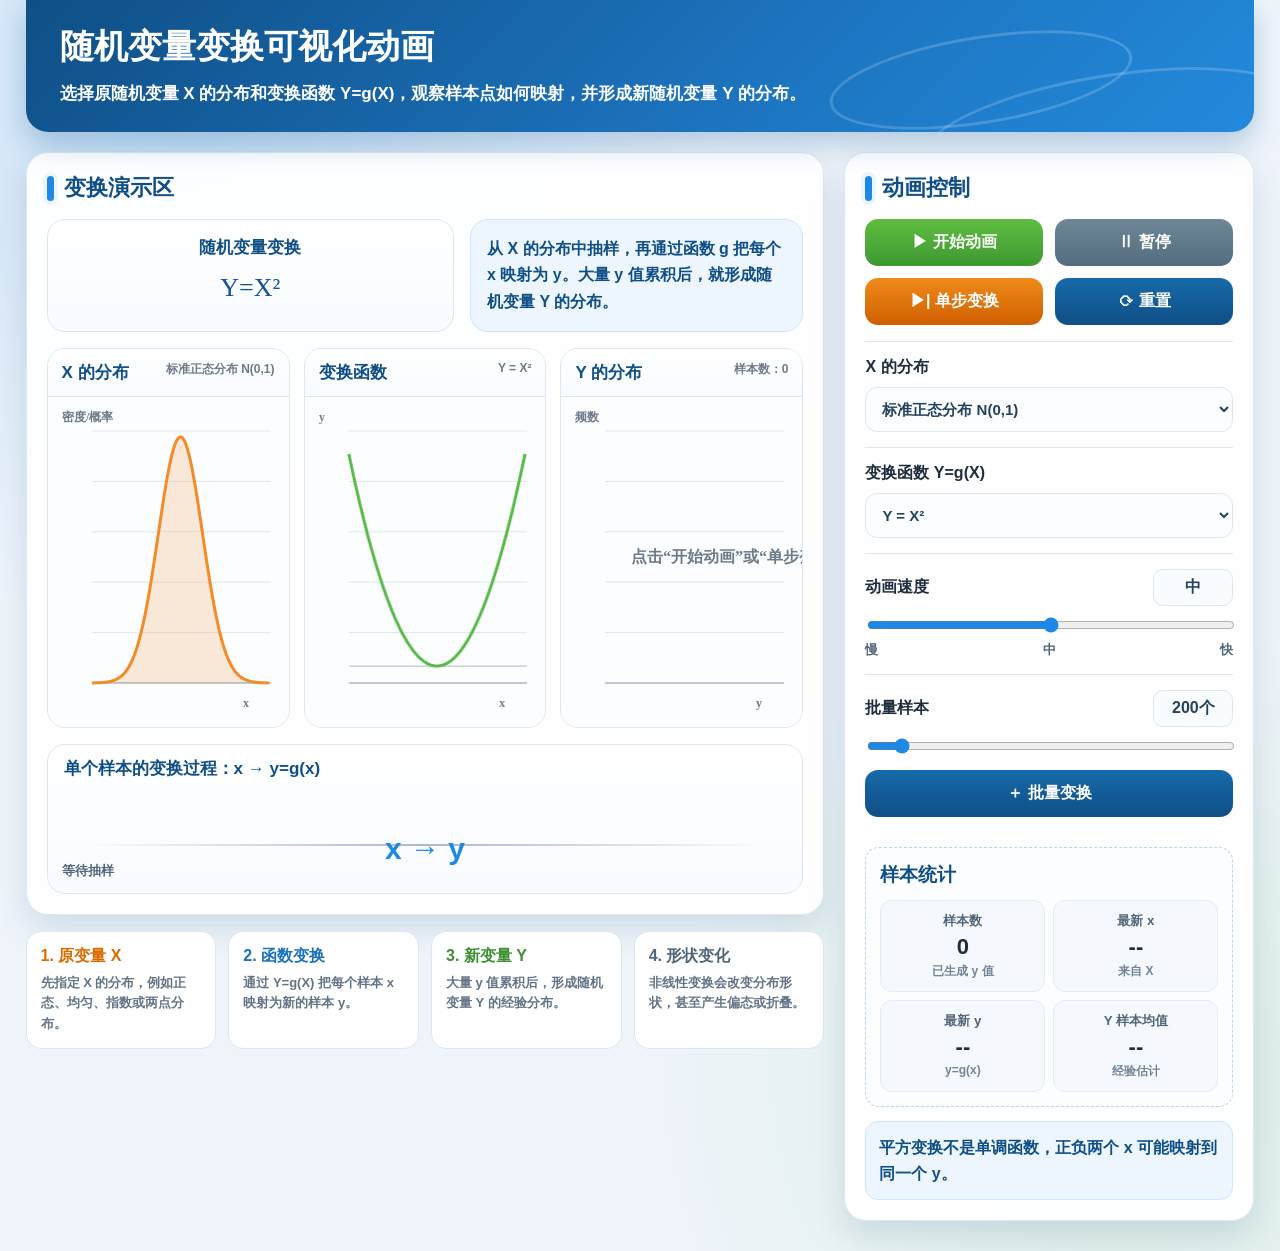
<file: frontend/assets/animations/_raw/随机变量变换可视化交互动画(g).html>
<!doctype html>
<html lang="zh-CN">
<head>
<meta charset="utf-8">
<meta name="viewport" content="width=device-width,initial-scale=1">
<title>随机变量变换可视化动画</title>
<style>
:root{
  --bg:#eef4fa;--card:#fff;--line:#dce7f2;--text:#1f2d3d;--muted:#6c7a89;
  --b900:#0f4f86;--b700:#1c73bd;--b600:#1e88e5;--b500:#2b91e8;--b050:#f4f9ff;
  --orange:#f28c28;--od:#d96b00;--green:#57b947;--gd:#3d8f32;--gray:#aeb9c6;
  --shadow:0 14px 32px rgba(31,77,121,.14)
}
*{box-sizing:border-box}
body{margin:0;font-family:"Microsoft YaHei","PingFang SC",Arial,sans-serif;color:var(--text);background:radial-gradient(circle at 15% 8%,rgba(69,153,232,.22),transparent 34%),radial-gradient(circle at 88% 86%,rgba(87,185,71,.13),transparent 30%),var(--bg)}
.page{width:min(1380px,96vw);margin:auto;padding-bottom:30px}
.hero{position:relative;margin-bottom:20px;padding:24px 34px;color:white;border-radius:0 0 22px 22px;overflow:hidden;background:linear-gradient(135deg,var(--b900),var(--b700) 58%,#2389dc);box-shadow:0 12px 28px rgba(20,93,153,.28)}
.hero:before,.hero:after{content:"";position:absolute;border:3px solid rgba(255,255,255,.18);border-radius:50%;transform:rotate(-9deg)}
.hero:before{width:300px;height:82px;right:120px;top:36px}.hero:after{width:380px;height:108px;right:-50px;top:74px}
.hero h1{position:relative;z-index:1;margin:0 0 10px;font-size:34px;font-weight:900}.hero p{position:relative;z-index:1;margin:0;font-size:17px;line-height:1.65;font-weight:650;max-width:920px}
.layout{display:grid;grid-template-columns:1fr 410px;gap:20px}
.card{background:rgba(255,255,255,.95);border:1px solid var(--line);border-radius:22px;box-shadow:var(--shadow)}
.section{padding:20px}
.title{display:flex;align-items:center;gap:10px;margin:0 0 16px;color:var(--b900);font-size:22px;font-weight:900}
.title:before{content:"";width:7px;height:25px;border-radius:8px;background:var(--b600);box-shadow:0 0 0 4px rgba(30,136,229,.08)}
.top{display:grid;grid-template-columns:1.1fr .9fr;gap:16px;margin-bottom:16px}
.formula,.tip{padding:16px;border-radius:18px;border:1px solid var(--line);background:linear-gradient(180deg,#fff,#f7fbff)}
.formula{text-align:center}.formula h3{margin:0 0 8px;color:var(--b900);font-size:17px}.math{font-family:Georgia,serif;color:#174f96;font-size:26px;line-height:1.6}
.tip{background:#edf6ff;border-color:#cde5ff;color:var(--b900);font-weight:850;line-height:1.65}
.viz{display:grid;grid-template-columns:1fr 1fr 1fr;gap:14px}
.panel{border:1px solid var(--line);border-radius:18px;background:white;overflow:hidden}
.ph{padding:12px 14px;border-bottom:1px solid var(--line);display:flex;justify-content:space-between;gap:10px;background:linear-gradient(180deg,#fff,#f8fbff)}
.ph h3{margin:0;color:var(--b900);font-size:17px}.ph span{color:var(--muted);font-size:12px;font-weight:800}
canvas{width:100%;height:330px;display:block;background:#fbfdff}
.stage{margin-top:16px;min-height:150px;border:1px solid var(--line);border-radius:18px;background:linear-gradient(180deg,#fff,#f8fbff);position:relative;overflow:hidden}
.stage h3{position:absolute;top:12px;left:16px;margin:0;color:var(--b900);font-size:17px}
.track{position:absolute;left:40px;right:40px;top:75px;height:48px}.axis{position:absolute;left:0;right:0;top:24px;height:2px;background:linear-gradient(90deg,transparent,var(--gray),transparent)}
.dot{position:absolute;top:24px;width:18px;height:18px;border-radius:50%;background:var(--orange);box-shadow:0 0 0 6px rgba(242,140,40,.18);transform:translate(-50%,-50%);opacity:0;transition:left .65s cubic-bezier(.2,.8,.2,1),background .25s,box-shadow .25s,opacity .2s}
.dot.show{opacity:1}.dot.y{background:var(--green);box-shadow:0 0 0 6px rgba(87,185,71,.18)}
.dotlabel{position:absolute;top:42px;left:0;transform:translateX(-50%);font-size:13px;color:#526679;font-weight:900;white-space:nowrap}.arrow{position:absolute;left:50%;top:12px;transform:translateX(-50%);color:var(--b600);font-size:30px;font-weight:900}
.info{display:grid;grid-template-columns:repeat(4,1fr);gap:12px;margin-top:16px}.ibox{padding:14px;border:1px solid var(--line);border-radius:15px;background:white}.ibox h3{margin:0 0 6px;font-size:16px}.ibox p{margin:0;color:#647487;font-size:13px;line-height:1.55;font-weight:700}.o h3{color:var(--od)}.bl h3{color:var(--b700)}.g h3{color:var(--gd)}.gr h3{color:#526679}
.control{padding:20px}.buttons{display:grid;grid-template-columns:1fr 1fr;gap:12px;margin-bottom:16px}
button{min-height:47px;border:0;border-radius:13px;color:white;font-size:16px;font-weight:900;cursor:pointer;transition:.18s}button:hover{transform:translateY(-1px);filter:brightness(1.04)}
.bg{background:linear-gradient(180deg,#5fbd42,#3d9930)}.bm{background:linear-gradient(180deg,#6e8798,#536c7e)}.bo{background:linear-gradient(180deg,#ef8b1a,#cf5f00)}.bb{background:linear-gradient(180deg,#176aa9,#0f4f86)}
.block{padding:15px 0;border-top:1px solid var(--line)}.row{display:flex;justify-content:space-between;gap:10px;align-items:center;margin-bottom:9px;font-weight:900}
select{width:100%;padding:12px;border-radius:12px;border:1px solid var(--line);background:#fbfdff;color:#24425e;font-size:15px;font-weight:850}
input[type=range]{width:100%;accent-color:var(--b600)}.vbox{min-width:80px;text-align:center;padding:7px 8px;border:1px solid var(--line);border-radius:10px;background:#f9fcff;color:#24425e;font-weight:900}
.rlabels{display:flex;justify-content:space-between;color:#526679;font-size:13px;font-weight:800;margin-top:4px}
.stats{margin-top:15px;padding:14px;border:1px dashed #b9d5ee;border-radius:14px;background:#fbfdff}.stats h3{margin:0 0 12px;color:var(--b900)}
.sgrid{display:grid;grid-template-columns:1fr 1fr;gap:8px}.stat{padding:11px 8px;text-align:center;border-radius:12px;background:#f5f9fd;border:1px solid #e0edf8}.stat small{display:block;color:#526679;font-weight:800;margin-bottom:4px}.stat strong{font-size:22px;font-variant-numeric:tabular-nums}.stat em{display:block;margin-top:3px;color:#738596;font-size:12px;font-style:normal;font-weight:700}
.note{margin-top:14px;padding:13px;border-radius:13px;background:#edf6ff;border:1px solid #cde5ff;color:var(--b900);font-weight:850;line-height:1.6}
@media(max-width:1180px){.layout{grid-template-columns:1fr}.top{grid-template-columns:1fr}}
@media(max-width:940px){.viz{grid-template-columns:1fr}.info{grid-template-columns:repeat(2,1fr)}canvas{height:300px}}
@media(max-width:560px){.hero{padding:22px 20px}.hero h1{font-size:27px}.buttons,.info{grid-template-columns:1fr}}
</style>
</head>
<body>
<div class="page">
<header class="hero"><h1>随机变量变换可视化动画</h1><p>选择原随机变量 X 的分布和变换函数 Y=g(X)，观察样本点如何映射，并形成新随机变量 Y 的分布。</p></header>
<main class="layout">
<section>
<div class="card section">
<h2 class="title">变换演示区</h2>
<div class="top">
  <div class="formula"><h3>随机变量变换</h3><div class="math" id="formulaBox">Y=g(X)</div></div>
  <div class="tip" id="ideaBox">从 X 的分布中抽样，再通过函数 g 把每个 x 映射为 y。大量 y 值累积后，就形成随机变量 Y 的分布。</div>
</div>
<div class="viz">
  <div class="panel"><div class="ph"><h3>X 的分布</h3><span id="xLabel"></span></div><canvas id="xCanvas"></canvas></div>
  <div class="panel"><div class="ph"><h3>变换函数</h3><span id="gLabel"></span></div><canvas id="mapCanvas"></canvas></div>
  <div class="panel"><div class="ph"><h3>Y 的分布</h3><span id="yLabel">样本数：0</span></div><canvas id="yCanvas"></canvas></div>
</div>
<div class="stage">
  <h3>单个样本的变换过程：x → y=g(x)</h3>
  <div class="track"><div class="axis"></div><div class="arrow">x → y</div><div class="dot" id="stageDot"></div><div class="dotlabel" id="stageLabel">等待抽样</div></div>
</div>
</div>
<div class="info">
  <div class="ibox o"><h3>1. 原变量 X</h3><p>先指定 X 的分布，例如正态、均匀、指数或两点分布。</p></div>
  <div class="ibox bl"><h3>2. 函数变换</h3><p>通过 Y=g(X) 把每个样本 x 映射为新的样本 y。</p></div>
  <div class="ibox g"><h3>3. 新变量 Y</h3><p>大量 y 值累积后，形成随机变量 Y 的经验分布。</p></div>
  <div class="ibox gr"><h3>4. 形状变化</h3><p>非线性变换会改变分布形状，甚至产生偏态或折叠。</p></div>
</div>
</section>
<aside class="card control">
<h2 class="title">动画控制</h2>
<div class="buttons"><button class="bg" id="playBtn">▶ 开始动画</button><button class="bm" id="pauseBtn">Ⅱ 暂停</button><button class="bo" id="stepBtn">▶| 单步变换</button><button class="bb" id="resetBtn">⟳ 重置</button></div>
<div class="block"><div class="row"><span>X 的分布</span></div><select id="distSelect"><option value="normal">标准正态分布 N(0,1)</option><option value="uniform">均匀分布 U(-2,2)</option><option value="exponential">指数分布 Exp(1)</option><option value="twopoint">两点分布 P(0)=0.6, P(1)=0.4</option></select></div>
<div class="block"><div class="row"><span>变换函数 Y=g(X)</span></div><select id="transformSelect"><option value="square">Y = X²</option><option value="linear">Y = 2X + 1</option><option value="abs">Y = |X|</option><option value="exp">Y = e^X</option><option value="sin">Y = sin(X)</option></select></div>
<div class="block"><div class="row"><span>动画速度</span><span class="vbox" id="speedBox">中</span></div><input id="speedRange" type="range" min="1" max="5" value="3"><div class="rlabels"><span>慢</span><span>中</span><span>快</span></div></div>
<div class="block"><div class="row"><span>批量样本</span><span class="vbox" id="batchBox">200个</span></div><input id="batchRange" type="range" min="50" max="2000" step="50" value="200"><button class="bb" id="batchBtn" style="width:100%;margin-top:12px">＋ 批量变换</button></div>
<div class="stats"><h3>样本统计</h3><div class="sgrid"><div class="stat"><small>样本数</small><strong id="countValue">0</strong><em>已生成 y 值</em></div><div class="stat"><small>最新 x</small><strong id="xValue">--</strong><em>来自 X</em></div><div class="stat"><small>最新 y</small><strong id="yValue">--</strong><em>y=g(x)</em></div><div class="stat"><small>Y 样本均值</small><strong id="meanValue">--</strong><em>经验估计</em></div></div></div>
<div class="note" id="noteBox">平方、绝对值等非单调变换会把多个 x 映射到同一个 y。</div>
</aside>
</main>
</div>
<script>
const $=id=>document.getElementById(id);
const xCanvas=$("xCanvas"), mapCanvas=$("mapCanvas"), yCanvas=$("yCanvas");
const xctx=xCanvas.getContext("2d"), mctx=mapCanvas.getContext("2d"), yctx=yCanvas.getContext("2d");
let ys=[], lastX=null, lastY=null, timer=null;
const dnames={normal:"标准正态分布 N(0,1)",uniform:"均匀分布 U(-2,2)",exponential:"指数分布 Exp(1)",twopoint:"两点分布"};
const gnames={square:"Y = X²",linear:"Y = 2X + 1",abs:"Y = |X|",exp:"Y = e^X",sin:"Y = sin(X)"};
function randn(){let u=0,v=0;while(!u)u=Math.random();while(!v)v=Math.random();return Math.sqrt(-2*Math.log(u))*Math.cos(2*Math.PI*v)}
function sampleX(){let d=$("distSelect").value;if(d==="normal")return randn();if(d==="uniform")return -2+4*Math.random();if(d==="exponential")return -Math.log(1-Math.random());if(d==="twopoint")return Math.random()<.6?0:1;return randn()}
function g(x){let t=$("transformSelect").value;if(t==="square")return x*x;if(t==="linear")return 2*x+1;if(t==="abs")return Math.abs(x);if(t==="exp")return Math.exp(x);if(t==="sin")return Math.sin(x);return x}
function xrng(){let d=$("distSelect").value;if(d==="normal")return[-4,4];if(d==="uniform")return[-2.2,2.2];if(d==="exponential")return[0,6];if(d==="twopoint")return[-.5,1.5];return[-4,4]}
function yrng(){let [a,b]=xrng(), vals=[];for(let i=0;i<=500;i++){let x=a+(b-a)*i/500;vals.push(g(x))} if($("distSelect").value==="twopoint") vals.push(g(0),g(1));let mn=Math.min(...vals),mx=Math.max(...vals),s=Math.max(.25,mx-mn);return[mn-.08*s,mx+.08*s]}
function pdf(x){let d=$("distSelect").value;if(d==="normal")return Math.exp(-.5*x*x)/Math.sqrt(2*Math.PI);if(d==="uniform")return x>=-2&&x<=2?.25:0;if(d==="exponential")return x>=0?Math.exp(-x):0;return 0}
function size(c){let r=c.getBoundingClientRect(),q=devicePixelRatio||1;c.width=Math.round(r.width*q);c.height=Math.round(r.height*q);let ctx=c.getContext("2d");ctx.setTransform(q,0,0,q,0,0);return[r.width,r.height]}
function axes(ctx,w,h,xt,yt){ctx.clearRect(0,0,w,h);ctx.strokeStyle="#dce7f2";ctx.lineWidth=1;for(let i=0;i<=5;i++){let y=34+i*(h-78)/5;ctx.beginPath();ctx.moveTo(44,y);ctx.lineTo(w-18,y);ctx.stroke()}ctx.strokeStyle="#8aa0b5";ctx.lineWidth=1.2;ctx.beginPath();ctx.moveTo(44,h-44);ctx.lineTo(w-18,h-44);ctx.stroke();ctx.fillStyle="#6c7a89";ctx.font="700 12px Microsoft YaHei";ctx.fillText(yt,14,24);ctx.fillText(xt,w-46,h-20)}
function drawX(){let [w,h]=size(xCanvas),[a,b]=xrng(),pw=w-64,ph=h-84;axes(xctx,w,h,"x","密度/概率");if($("distSelect").value==="twopoint"){[{x:0,p:.6},{x:1,p:.4}].forEach(v=>{let xc=44+(v.x-a)/(b-a)*pw,bh=v.p/.6*ph,y=h-44-bh;xctx.fillStyle="#f28c28";xctx.fillRect(xc-24,y,48,bh);xctx.fillStyle="#526679";xctx.font="900 12px Microsoft YaHei";xctx.fillText("x="+v.x,xc-13,h-20)})}else{let max=0;for(let i=0;i<=400;i++){let x=a+(b-a)*i/400;max=Math.max(max,pdf(x))}xctx.beginPath();for(let i=0;i<=500;i++){let xv=a+(b-a)*i/500,yv=pdf(xv),x=44+(xv-a)/(b-a)*pw,y=h-44-yv/max*ph;if(i===0)xctx.moveTo(x,y);else xctx.lineTo(x,y)}xctx.lineTo(w-18,h-44);xctx.lineTo(44,h-44);xctx.fillStyle="rgba(242,140,40,.18)";xctx.fill();xctx.strokeStyle="#f28c28";xctx.lineWidth=3;xctx.beginPath();for(let i=0;i<=500;i++){let xv=a+(b-a)*i/500,yv=pdf(xv),x=44+(xv-a)/(b-a)*pw,y=h-44-yv/max*ph;if(i===0)xctx.moveTo(x,y);else xctx.lineTo(x,y)}xctx.stroke()} if(lastX!==null){let xp=44+(lastX-a)/(b-a)*pw;if(xp>=44&&xp<=w-18){xctx.fillStyle="#2b91e8";xctx.beginPath();xctx.arc(xp,h-50,7,0,Math.PI*2);xctx.fill()}}}
function drawMap(){let [w,h]=size(mapCanvas),[a,b]=xrng(),[c,d]=yrng(),pw=w-64,ph=h-84;axes(mctx,w,h,"x","y");if(c<0&&d>0){let y0=h-44-(0-c)/(d-c)*ph;mctx.strokeStyle="rgba(82,102,121,.35)";mctx.beginPath();mctx.moveTo(44,y0);mctx.lineTo(w-18,y0);mctx.stroke()}mctx.strokeStyle="#57b947";mctx.lineWidth=3;mctx.beginPath();for(let i=0;i<=500;i++){let xv=a+(b-a)*i/500,yv=g(xv),x=44+(xv-a)/(b-a)*pw,y=h-44-(yv-c)/(d-c)*ph;if(i===0)mctx.moveTo(x,y);else mctx.lineTo(x,y)}mctx.stroke();if(lastX!==null){let x=44+(lastX-a)/(b-a)*pw,y=h-44-(lastY-c)/(d-c)*ph;mctx.setLineDash([5,5]);mctx.strokeStyle="#2b91e8";mctx.beginPath();mctx.moveTo(x,h-44);mctx.lineTo(x,y);mctx.lineTo(44,y);mctx.stroke();mctx.setLineDash([]);mctx.fillStyle="#57b947";mctx.beginPath();mctx.arc(x,y,7,0,Math.PI*2);mctx.fill()}}
function drawY(){let [w,h]=size(yCanvas),[a,b]=yrng(),pw=w-64,ph=h-84;axes(yctx,w,h,"y","频数");if(!ys.length){yctx.fillStyle="#6c7a89";yctx.font="900 16px Microsoft YaHei";yctx.fillText("点击“开始动画”或“单步变换”",70,h/2);return}let bins=42,cs=Array(bins).fill(0);ys.forEach(v=>{let k=Math.max(0,Math.min(bins-1,Math.floor((v-a)/(b-a)*bins)));cs[k]++});let mx=Math.max(...cs,1),bw=pw/bins;cs.forEach((v,i)=>{let bh=v/mx*ph,x=44+i*bw,y=h-44-bh;yctx.fillStyle="#2b91e8";yctx.fillRect(x+1,y,Math.max(1,bw-2),bh)});if(lastY!==null){let xp=44+(lastY-a)/(b-a)*pw;yctx.fillStyle="#57b947";yctx.beginPath();yctx.arc(xp,h-50,7,0,Math.PI*2);yctx.fill()}}
function texts(){let t=$("transformSelect").value,d=$("distSelect").value;$("xLabel").textContent=dnames[d];$("gLabel").textContent=gnames[t];$("yLabel").textContent="样本数："+ys.length;if(t==="square"){$("formulaBox").textContent="Y=X²";$("noteBox").textContent="平方变换不是单调函数，正负两个 x 可能映射到同一个 y。"}else if(t==="linear"){$("formulaBox").textContent="Y=2X+1";$("noteBox").textContent="线性变换会平移和拉伸分布，形状本身不发生根本改变。"}else if(t==="abs"){$("formulaBox").textContent="Y=|X|";$("noteBox").textContent="绝对值变换把 x 与 -x 合并到同一个 y，是多对一变换。"}else if(t==="exp"){$("formulaBox").textContent="Y=eˣ";$("noteBox").textContent="指数变换把实数轴映射到正半轴，常形成右偏分布。"}else{$("formulaBox").textContent="Y=sin(X)";$("noteBox").textContent="正弦变换是周期性多对一变换，会把样本压缩到 [-1,1]。"}$("speedBox").textContent=["极慢","慢","中","快","极快"][$("speedRange").value-1];$("batchBox").textContent=$("batchRange").value+"个";$("countValue").textContent=ys.length;$("xValue").textContent=lastX===null?"--":lastX.toFixed(3);$("yValue").textContent=lastY===null?"--":lastY.toFixed(3);$("meanValue").textContent=ys.length?(ys.reduce((a,b)=>a+b,0)/ys.length).toFixed(3):"--"}
function stage(x,y){let [a,b]=yrng();$("stageDot").className="dot show";$("stageDot").style.left="15%";$("stageLabel").style.left="15%";$("stageLabel").textContent="x="+x.toFixed(3);setTimeout(()=>{let r=Math.max(0,Math.min(1,(y-a)/(b-a))),pos=58+r*32;$("stageDot").className="dot show y";$("stageDot").style.left=pos+"%";$("stageLabel").style.left=pos+"%";$("stageLabel").textContent="y="+y.toFixed(3)},250)}
function step(){let x=sampleX(),y=g(x);lastX=x;lastY=y;ys.push(y);if(ys.length>6000)ys=ys.slice(-6000);stage(x,y);texts();drawX();drawMap();drawY()}
function batch(n){for(let i=0;i<n;i++){let x=sampleX(),y=g(x);lastX=x;lastY=y;ys.push(y)}if(ys.length>6000)ys=ys.slice(-6000);stage(lastX,lastY);texts();drawX();drawMap();drawY()}
function pause(){if(timer){clearInterval(timer);timer=null}}function play(){pause();timer=setInterval(step,[900,620,360,150,55][$("speedRange").value-1])}
function reset(){pause();ys=[];lastX=lastY=null;$("stageDot").className="dot";$("stageLabel").textContent="等待抽样";texts();drawX();drawMap();drawY()}
$("playBtn").onclick=play;$("pauseBtn").onclick=pause;$("stepBtn").onclick=()=>{pause();step()};$("resetBtn").onclick=reset;$("batchBtn").onclick=()=>{pause();batch(+$("batchRange").value)}
$("distSelect").onchange=reset;$("transformSelect").onchange=reset;$("speedRange").oninput=()=>{texts();if(timer)play()};$("batchRange").oninput=texts;window.onresize=()=>{drawX();drawMap();drawY()}
reset();
</script>
</body>
</html>
</file>
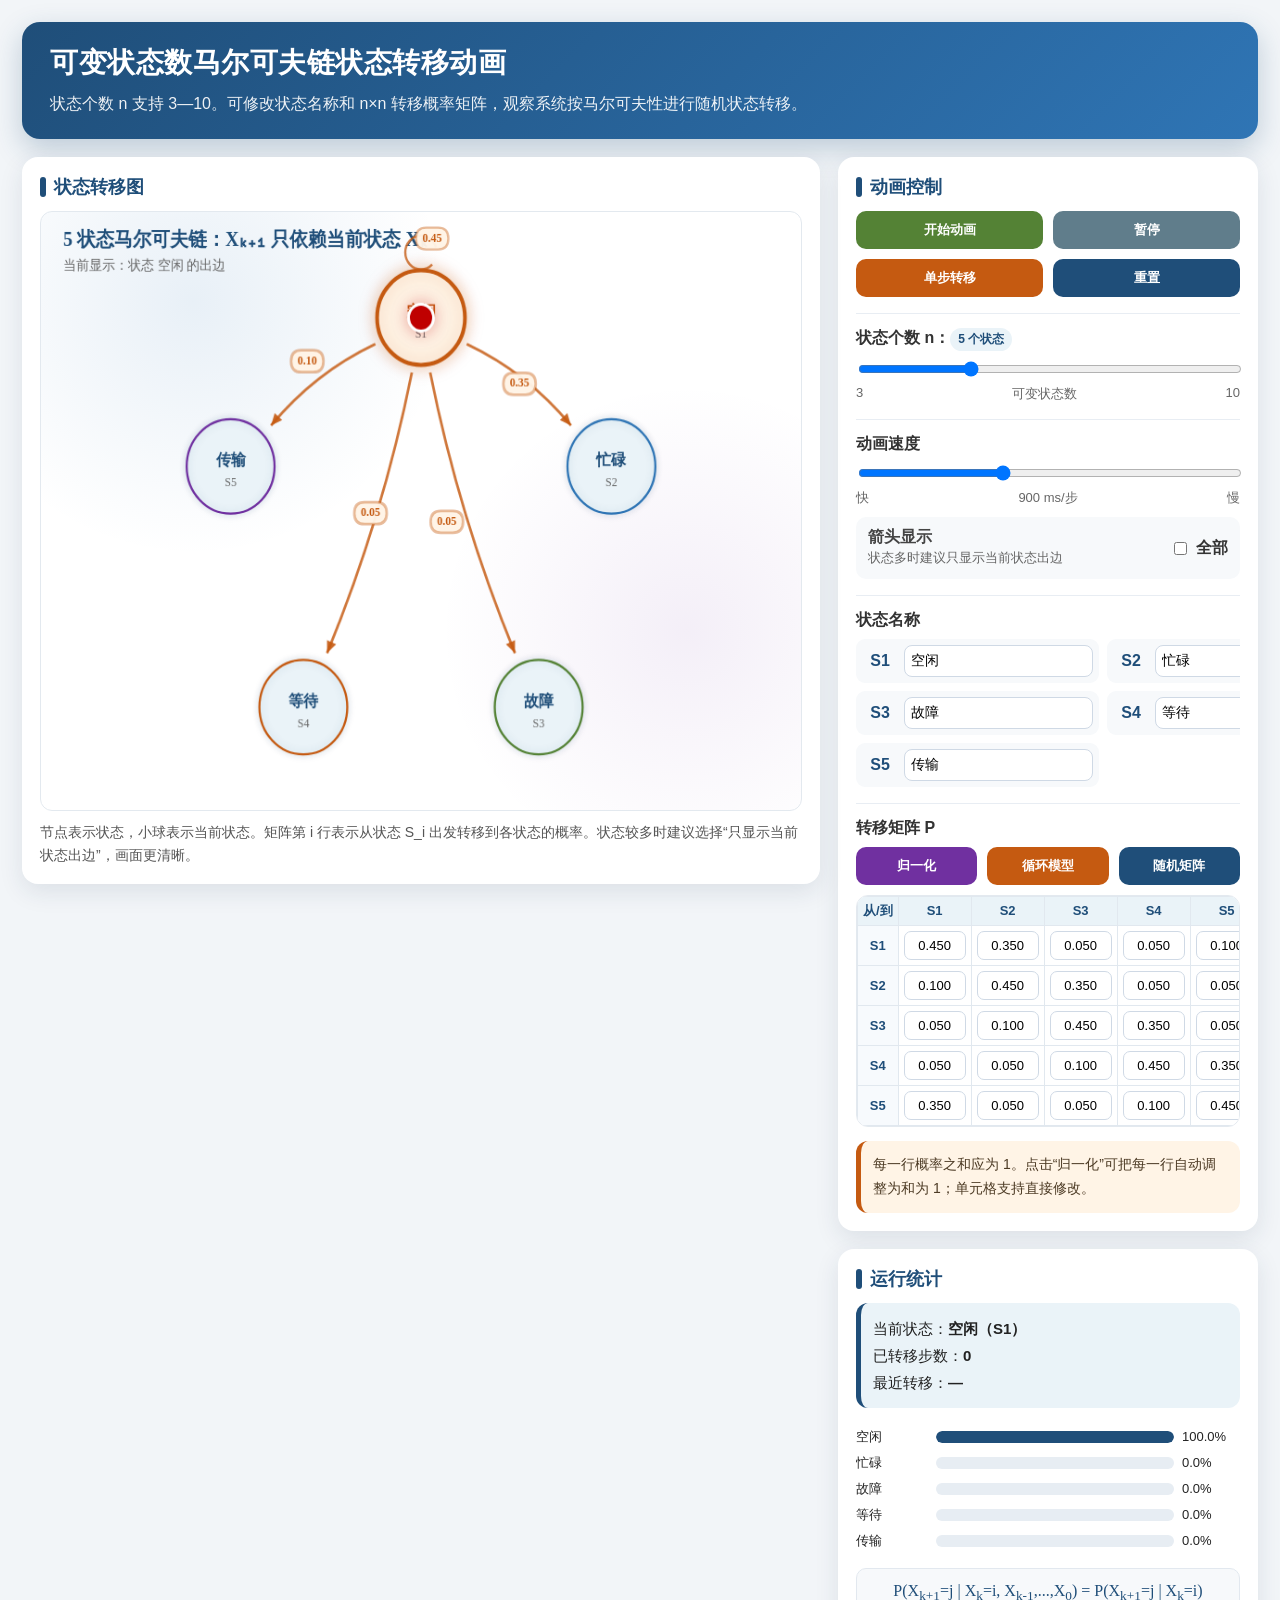
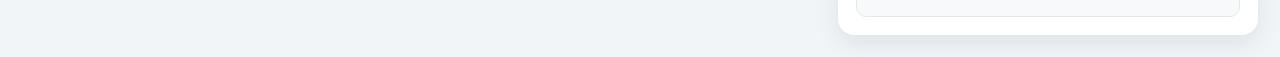
<file: frontend/assets/animations/_raw/马尔科夫链 (g).html>
<!DOCTYPE html>
<html lang="zh-CN">
<head>
<meta charset="UTF-8" />
<meta name="viewport" content="width=device-width, initial-scale=1.0" />
<title>可变状态数马尔可夫链状态转移动画</title>
<style>
  :root{--blue:#1F4E79;--blue2:#2F75B5;--light-blue:#EAF3F8;--orange:#C55A11;--green:#548235;--purple:#7030A0;--red:#C00000;--text:#222;}
  *{box-sizing:border-box;} body{margin:0;font-family:"Microsoft YaHei","PingFang SC",Arial,sans-serif;background:#f2f5f8;color:var(--text);} .page{max-width:1280px;margin:0 auto;padding:22px;}
  .header{background:linear-gradient(135deg,#1F4E79,#2F75B5);color:#fff;border-radius:18px;padding:22px 28px;box-shadow:0 10px 28px rgba(31,78,121,.25);} .header h1{margin:0 0 8px;font-size:28px;letter-spacing:.5px;} .header p{margin:0;opacity:.92;line-height:1.7;}
  .layout{display:grid;grid-template-columns:minmax(600px,1fr) 420px;gap:18px;margin-top:18px;align-items:start;} .card{background:#fff;border-radius:16px;padding:18px;box-shadow:0 8px 24px rgba(30,50,80,.10);} .canvas-card{position:relative;overflow:hidden;}
  canvas{width:100%;height:600px;display:block;border-radius:12px;background:radial-gradient(circle at 20% 15%,rgba(47,117,181,.11),transparent 32%),radial-gradient(circle at 85% 70%,rgba(112,48,160,.08),transparent 32%),#fff;border:1px solid #e3e9ef;}
  .caption{margin-top:10px;color:#555;font-size:14px;line-height:1.6;} .panel-title{display:flex;align-items:center;gap:8px;margin:0 0 12px;color:var(--blue);font-weight:700;font-size:18px;} .panel-title:before{content:"";display:inline-block;width:6px;height:20px;background:var(--blue);border-radius:99px;}
  .buttons{display:grid;grid-template-columns:1fr 1fr;gap:10px;} button{border:none;border-radius:10px;padding:10px 12px;font-weight:700;cursor:pointer;background:var(--blue);color:#fff;transition:.18s ease;} button:hover{transform:translateY(-1px);filter:brightness(1.06);} button.secondary{background:#607D8B;} button.orange{background:var(--orange);} button.green{background:var(--green);} button.purple{background:var(--purple);}
  .control-group{margin-top:16px;padding-top:14px;border-top:1px solid #e8edf3;} label{font-weight:700;color:#333;display:block;margin-bottom:8px;} input[type="range"]{width:100%;} input[type="number"],input[type="text"]{padding:7px 6px;border:1px solid #cfd9e5;border-radius:8px;font-size:14px;}
  .value-row{display:flex;justify-content:space-between;font-size:13px;color:#666;margin-top:4px;} .switch-row{display:flex;align-items:center;justify-content:space-between;gap:12px;background:#f7f9fb;padding:10px 12px;border-radius:10px;margin-top:10px;color:#444;} .small-text{font-size:13px;color:#666;line-height:1.6;}
  .matrix-wrap{max-height:360px;overflow:auto;border:1px solid #e3e9ef;border-radius:12px;background:#fff;} .matrix{border-collapse:collapse;width:max-content;min-width:100%;font-size:13px;} .matrix th{position:sticky;top:0;background:#EAF3F8;color:#1F4E79;z-index:1;} .matrix th:first-child{left:0;z-index:2;} .matrix td,.matrix th{border:1px solid #e1e8ef;padding:5px;text-align:center;white-space:nowrap;} .matrix tbody th{position:sticky;left:0;background:#F7FAFD;color:#1F4E79;} .matrix input{width:62px;text-align:center;border:1px solid #cfd9e5;border-radius:7px;padding:6px 3px;font-size:13px;}
  .state-name-wrap{display:grid;grid-template-columns:repeat(2,1fr);gap:8px;max-height:160px;overflow:auto;padding-right:4px;} .state-name-item{display:grid;grid-template-columns:36px 1fr;gap:6px;align-items:center;background:#f7f9fb;border-radius:9px;padding:6px;} .state-name-item span{color:#1F4E79;font-weight:700;text-align:center;}
  .stat-box{background:var(--light-blue);border-left:5px solid var(--blue);border-radius:12px;padding:12px;line-height:1.8;font-size:15px;} .bars{margin-top:12px;max-height:240px;overflow:auto;padding-right:4px;} .bar-row{display:grid;grid-template-columns:72px 1fr 54px;gap:8px;align-items:center;margin:8px 0;font-size:13px;} .bar-bg{height:12px;background:#e7edf3;border-radius:99px;overflow:hidden;} .bar-fill{height:100%;width:0%;background:linear-gradient(90deg,#2F75B5,#1F4E79);border-radius:99px;transition:width .25s ease;}
  .note{background:#FFF4E6;border-left:5px solid var(--orange);border-radius:12px;padding:12px;font-size:14px;line-height:1.7;color:#4d3b25;margin-top:14px;} .formula{background:#f7f9fb;border:1px solid #e2e8ef;border-radius:10px;padding:10px;margin-top:10px;text-align:center;font-family:"Times New Roman",serif;color:#1F4E79;line-height:1.5;} .badge{display:inline-flex;align-items:center;gap:4px;padding:3px 8px;background:#EAF3F8;color:#1F4E79;border-radius:999px;font-size:12px;font-weight:700;}
  @media (max-width:1000px){.layout{grid-template-columns:1fr;}canvas{height:520px;}}
</style>
</head>
<body>
<div class="page">
  <div class="header"><h1>可变状态数马尔可夫链状态转移动画</h1><p>状态个数 n 支持 3—10。可修改状态名称和 n×n 转移概率矩阵，观察系统按马尔可夫性进行随机状态转移。</p></div>
  <div class="layout">
    <div class="card canvas-card"><h2 class="panel-title">状态转移图</h2><canvas id="mcCanvas" width="820" height="600"></canvas><div class="caption">节点表示状态，小球表示当前状态。矩阵第 i 行表示从状态 S_i 出发转移到各状态的概率。状态较多时建议选择“只显示当前状态出边”，画面更清晰。</div></div>
    <div>
      <div class="card">
        <h2 class="panel-title">动画控制</h2>
        <div class="buttons"><button id="startBtn" class="green">开始动画</button><button id="pauseBtn" class="secondary">暂停</button><button id="stepBtn" class="orange">单步转移</button><button id="resetBtn">重置</button></div>
        <div class="control-group"><label>状态个数 n：<span class="badge" id="nBadge">5 个状态</span></label><input id="nRange" type="range" min="3" max="10" value="5" step="1" /><div class="value-row"><span>3</span><span>可变状态数</span><span>10</span></div></div>
        <div class="control-group"><label>动画速度</label><input id="speedRange" type="range" min="250" max="2000" value="900" step="50" /><div class="value-row"><span>快</span><span id="speedText">900 ms/步</span><span>慢</span></div></div>
        <div class="switch-row"><span><strong>箭头显示</strong><br><span class="small-text">状态多时建议只显示当前状态出边</span></span><label style="margin:0;display:flex;gap:6px;align-items:center;"><input id="showAllEdges" type="checkbox" /> 全部</label></div>
        <div class="control-group"><label>状态名称</label><div id="stateNames" class="state-name-wrap"></div></div>
        <div class="control-group"><label>转移矩阵 P</label><div class="buttons" style="grid-template-columns:1fr 1fr 1fr;"><button id="normalizeBtn" class="purple">归一化</button><button id="cycleBtn" class="orange">循环模型</button><button id="randomBtn">随机矩阵</button></div><div class="matrix-wrap" style="margin-top:10px;"><table id="matrixTable" class="matrix"></table></div><div class="note">每一行概率之和应为 1。点击“归一化”可把每一行自动调整为和为 1；单元格支持直接修改。</div></div>
      </div>
      <div class="card" style="margin-top:18px;"><h2 class="panel-title">运行统计</h2><div class="stat-box">当前状态：<strong id="currentState">S1</strong><br/>已转移步数：<strong id="stepCount">0</strong><br/>最近转移：<strong id="lastMove">—</strong></div><div id="bars" class="bars"></div><div class="formula">P(X<sub>k+1</sub>=j | X<sub>k</sub>=i, X<sub>k-1</sub>,...,X<sub>0</sub>) = P(X<sub>k+1</sub>=j | X<sub>k</sub>=i)</div></div>
    </div>
  </div>
</div>
<script>
const canvas=document.getElementById("mcCanvas"),ctx=canvas.getContext("2d");let n=5,stateNames=[],P=[],positions=[],current=0,previous=0,stepCount=0,visits=[],timer=null,ball={x:0,y:0,tx:0,ty:0,t:1},lastMove="—";const colors=["#1F4E79","#2F75B5","#548235","#C55A11","#7030A0","#C00000","#008B8B","#7F6000","#5B9BD5","#8064A2"];
function defaultNames(count){const base=["空闲","忙碌","故障","等待","传输","拥塞","恢复","检测","休眠","重启"];return Array.from({length:count},(_,i)=>base[i]||`状态${i+1}`)}
function normalizeMatrix(M){return M.map(row=>{let clean=row.map(v=>{v=parseFloat(v);return isNaN(v)||v<0?0:v});let sum=clean.reduce((a,b)=>a+b,0);if(sum<=0)return Array(row.length).fill(1/row.length);return clean.map(v=>v/sum)})}
function makeCycleMatrix(count){const M=[];for(let i=0;i<count;i++){M[i]=Array(count).fill(0);M[i][i]=0.45;M[i][(i+1)%count]=0.35;M[i][(i+count-1)%count]+=0.10;const others=[];for(let j=0;j<count;j++)if(j!==i&&j!==(i+1)%count&&j!==(i+count-1)%count)others.push(j);if(others.length>0)others.forEach(j=>M[i][j]+=0.10/others.length);else M[i][i]+=0.10}return normalizeMatrix(M)}
function randomMatrix(count){const M=[];for(let i=0;i<count;i++){let row=[];for(let j=0;j<count;j++)row.push(Math.random()+(i===j?1.2:0));M.push(row)}return normalizeMatrix(M)}
function init(count,keepNames=false,keepMatrix=false){pause();const oldNames=stateNames.slice(),oldP=P.map(r=>r.slice());n=count;document.getElementById("nBadge").textContent=`${n} 个状态`;stateNames=keepNames?Array.from({length:n},(_,i)=>oldNames[i]||defaultNames(n)[i]):defaultNames(n);if(keepMatrix&&oldP.length){const M=Array.from({length:n},(_,i)=>Array(n).fill(0));for(let i=0;i<n;i++)for(let j=0;j<n;j++)M[i][j]=oldP[i]?.[j]??(i===j?1:0);P=normalizeMatrix(M)}else P=makeCycleMatrix(n);current=0;previous=0;stepCount=0;visits=Array(n).fill(0);visits[0]=1;lastMove="—";computePositions();ball={x:positions[0].x,y:positions[0].y,tx:positions[0].x,ty:positions[0].y,t:1};renderStateNameInputs();renderMatrix();renderBars();updatePanel()}
function computePositions(){const cx=canvas.width/2,cy=canvas.height/2+22,radius=Math.min(canvas.width,canvas.height)*0.36;positions=[];for(let i=0;i<n;i++){const angle=-Math.PI/2+2*Math.PI*i/n;positions.push({x:cx+radius*Math.cos(angle),y:cy+radius*Math.sin(angle)})}}
function escapeHtml(str){return String(str).replace(/[&<>"']/g,s=>({'&':'&amp;','<':'&lt;','>':'&gt;','"':'&quot;',"'":'&#039;'}[s]))}
function shortName(name){return name.length>4?name.slice(0,4)+"…":name}
function renderStateNameInputs(){const wrap=document.getElementById("stateNames");wrap.innerHTML="";for(let i=0;i<n;i++){const item=document.createElement("div");item.className="state-name-item";item.innerHTML=`<span>S${i+1}</span><input type="text" data-i="${i}" value="${escapeHtml(stateNames[i])}" />`;wrap.appendChild(item)}wrap.querySelectorAll("input").forEach(inp=>{inp.addEventListener("input",()=>{stateNames[+inp.dataset.i]=inp.value||`S${+inp.dataset.i+1}`;updatePanel();renderBars();renderMatrixHeadersOnly()})})}
function rowSum(row){return row.reduce((a,b)=>a+(parseFloat(b)||0),0)}
function renderMatrix(){const table=document.getElementById("matrixTable");let html="<thead><tr><th>从/到</th>";for(let j=0;j<n;j++)html+=`<th title="${escapeHtml(stateNames[j])}">S${j+1}</th>`;html+="<th>行和</th></tr></thead><tbody>";for(let i=0;i<n;i++){html+=`<tr><th title="${escapeHtml(stateNames[i])}">S${i+1}</th>`;for(let j=0;j<n;j++)html+=`<td><input class="pCell" data-r="${i}" data-c="${j}" value="${P[i][j].toFixed(3)}" /></td>`;html+=`<td id="rowSum${i}">${rowSum(P[i]).toFixed(3)}</td></tr>`}html+="</tbody>";table.innerHTML=html;table.querySelectorAll(".pCell").forEach(inp=>{inp.addEventListener("change",()=>{const r=+inp.dataset.r,c=+inp.dataset.c;let v=parseFloat(inp.value);if(isNaN(v)||v<0)v=0;P[r][c]=v;inp.value=v.toFixed(3);updateRowSums()})})}
function renderMatrixHeadersOnly(){const table=document.getElementById("matrixTable"),topHeaders=table.querySelectorAll("thead th");for(let j=0;j<n;j++)if(topHeaders[j+1])topHeaders[j+1].title=stateNames[j];const rowHeaders=table.querySelectorAll("tbody th");for(let i=0;i<n;i++)if(rowHeaders[i])rowHeaders[i].title=stateNames[i]}
function readMatrixFromInputs(){const M=Array.from({length:n},()=>Array(n).fill(0));document.querySelectorAll(".pCell").forEach(inp=>{const r=+inp.dataset.r,c=+inp.dataset.c;let v=parseFloat(inp.value);if(isNaN(v)||v<0)v=0;M[r][c]=v});P=M}
function writeMatrixToInputs(){document.querySelectorAll(".pCell").forEach(inp=>{const r=+inp.dataset.r,c=+inp.dataset.c;inp.value=P[r][c].toFixed(3)});updateRowSums()}
function updateRowSums(){for(let i=0;i<n;i++){const el=document.getElementById(`rowSum${i}`),s=rowSum(P[i]);if(el){el.textContent=s.toFixed(3);el.style.color=Math.abs(s-1)<1e-6?"#548235":"#C00000";el.style.fontWeight="700"}}}
function renderBars(){const wrap=document.getElementById("bars");wrap.innerHTML="";for(let i=0;i<n;i++){const row=document.createElement("div");row.className="bar-row";row.innerHTML=`<span id="barName${i}" title="${escapeHtml(stateNames[i])}">${escapeHtml(shortName(stateNames[i]))}</span><div class="bar-bg"><div id="bar${i}" class="bar-fill" style="background:${colors[i%colors.length]}"></div></div><span id="barVal${i}">0%</span>`;wrap.appendChild(row)}}
function chooseNext(row){const norm=normalizeMatrix([row])[0];const u=Math.random();let acc=0;for(let i=0;i<norm.length;i++){acc+=norm[i];if(u<=acc)return i}return norm.length-1}
function step(){readMatrixFromInputs();P=normalizeMatrix(P);writeMatrixToInputs();previous=current;current=chooseNext(P[current]);stepCount+=1;visits[current]+=1;lastMove=`${stateNames[previous]} → ${stateNames[current]}`;ball.x=positions[previous].x;ball.y=positions[previous].y;ball.tx=positions[current].x;ball.ty=positions[current].y;ball.t=0;updatePanel()}
function updatePanel(){document.getElementById("currentState").textContent=`${stateNames[current]}（S${current+1}）`;document.getElementById("stepCount").textContent=stepCount;document.getElementById("lastMove").textContent=lastMove;const total=visits.reduce((a,b)=>a+b,0);for(let i=0;i<n;i++){const nameEl=document.getElementById(`barName${i}`),barEl=document.getElementById(`bar${i}`),valEl=document.getElementById(`barVal${i}`);if(!nameEl||!barEl||!valEl)continue;nameEl.textContent=shortName(stateNames[i]);nameEl.title=stateNames[i];const pct=visits[i]/total*100;barEl.style.width=pct.toFixed(1)+"%";valEl.textContent=pct.toFixed(1)+"%"}}
function nodeRadius(){return Math.max(28,52-(n-3)*2.3)}
function roundRect(x,y,w,h,r,fill,stroke){ctx.beginPath();ctx.moveTo(x+r,y);ctx.lineTo(x+w-r,y);ctx.quadraticCurveTo(x+w,y,x+w,y+r);ctx.lineTo(x+w,y+h-r);ctx.quadraticCurveTo(x+w,y+h,x+w-r,y+h);ctx.lineTo(x+r,y+h);ctx.quadraticCurveTo(x,y+h,x,y+h-r);ctx.lineTo(x,y+r);ctx.quadraticCurveTo(x,y,x+r,y);ctx.closePath();if(fill)ctx.fill();if(stroke)ctx.stroke()}
function drawProbLabel(x,y,prob,highlight=false){ctx.save();const txt=prob.toFixed(2);ctx.font="bold 12px Microsoft YaHei";const w=ctx.measureText(txt).width+14;ctx.fillStyle=highlight?"rgba(255,244,230,.96)":"rgba(255,255,255,.88)";ctx.strokeStyle=highlight?"rgba(197,90,17,.4)":"rgba(31,78,121,.20)";roundRect(x-w/2,y-11,w,22,11,true,true);ctx.fillStyle=highlight?"#C55A11":"#1F4E79";ctx.textAlign="center";ctx.textBaseline="middle";ctx.fillText(txt,x,y);ctx.restore()}
function drawSelfLoop(x,y,prob,i,highlight=false){if(prob<=.0005)return;const rNode=nodeRadius(),angle=-Math.PI/2+2*Math.PI*i/n,lx=x+Math.cos(angle)*(rNode+18),ly=y+Math.sin(angle)*(rNode+18);ctx.save();ctx.strokeStyle=highlight?"rgba(197,90,17,.78)":"rgba(31,78,121,.25)";ctx.fillStyle=highlight?"rgba(197,90,17,.86)":"rgba(31,78,121,.35)";ctx.lineWidth=highlight?2.4:1.4;ctx.beginPath();ctx.arc(lx,ly,Math.max(12,20-n*.6),.25*Math.PI,1.9*Math.PI);ctx.stroke();if(highlight||n<=6)drawProbLabel(lx+12,ly-14,prob,highlight);ctx.restore()}
function drawArrow(from,to,prob,highlight=false){if(prob<=.0005)return;const a=positions[from],b=positions[to];if(from===to){drawSelfLoop(a.x,a.y,prob,from,highlight);return}const dx=b.x-a.x,dy=b.y-a.y,len=Math.sqrt(dx*dx+dy*dy),ux=dx/len,uy=dy/len,nx=-uy,ny=ux,offset=((from+to)%2===0?1:-1)*Math.min(12,38/n),r=nodeRadius(),x1=a.x+ux*(r+8)+nx*offset,y1=a.y+uy*(r+8)+ny*offset,x2=b.x-ux*(r+12)+nx*offset,y2=b.y-uy*(r+12)+ny*offset;ctx.save();ctx.strokeStyle=highlight?"rgba(197,90,17,.82)":"rgba(31,78,121,.28)";ctx.fillStyle=highlight?"rgba(197,90,17,.90)":"rgba(31,78,121,.42)";ctx.lineWidth=highlight?2.8:1.5;ctx.beginPath();ctx.moveTo(x1,y1);const mx=(x1+x2)/2+nx*offset*2,my=(y1+y2)/2+ny*offset*2;ctx.quadraticCurveTo(mx,my,x2,y2);ctx.stroke();const angle=Math.atan2(y2-my,x2-mx),head=highlight?12:9;ctx.beginPath();ctx.moveTo(x2,y2);ctx.lineTo(x2-Math.cos(angle)*head+Math.cos(angle+Math.PI/2)*head*.45,y2-Math.sin(angle)*head+Math.sin(angle+Math.PI/2)*head*.45);ctx.lineTo(x2-Math.cos(angle)*head+Math.cos(angle-Math.PI/2)*head*.45,y2-Math.sin(angle)*head+Math.sin(angle-Math.PI/2)*head*.45);ctx.closePath();ctx.fill();if(highlight||n<=6)drawProbLabel(mx+nx*14,my+ny*14,prob,highlight);ctx.restore()}
function drawNode(i){const p=positions[i],r=nodeRadius(),isCurrent=i===current;ctx.save();ctx.shadowColor=isCurrent?"rgba(197,90,17,.35)":"rgba(31,78,121,.16)";ctx.shadowBlur=isCurrent?18:8;ctx.fillStyle=isCurrent?"#FFF4E6":"#EAF3F8";ctx.strokeStyle=isCurrent?"#C55A11":colors[i%colors.length];ctx.lineWidth=isCurrent?4:2.3;ctx.beginPath();ctx.arc(p.x,p.y,r,0,Math.PI*2);ctx.fill();ctx.stroke();ctx.shadowBlur=0;ctx.fillStyle=isCurrent?"#C55A11":"#1F4E79";ctx.textAlign="center";ctx.textBaseline="middle";ctx.font=`bold ${Math.max(13,18-n*.35)}px Microsoft YaHei`;ctx.fillText(stateNames[i].length>4?stateNames[i].slice(0,4):stateNames[i],p.x,p.y-5);ctx.font="12px Microsoft YaHei";ctx.fillStyle="#666";ctx.fillText(`S${i+1}`,p.x,p.y+17);ctx.restore()}
function drawBall(){if(ball.t<1){ball.t+=.045;if(ball.t>1)ball.t=1}const e=ball.t<.5?2*ball.t*ball.t:-1+(4-2*ball.t)*ball.t,x=ball.x+(ball.tx-ball.x)*e,y=ball.y+(ball.ty-ball.y)*e;ctx.save();ctx.shadowColor="rgba(192,0,0,.35)";ctx.shadowBlur=18;ctx.fillStyle="#C00000";ctx.beginPath();ctx.arc(x,y,Math.max(9,15-n*.3),0,Math.PI*2);ctx.fill();ctx.strokeStyle="#fff";ctx.lineWidth=3;ctx.stroke();ctx.restore()}
function draw(){ctx.clearRect(0,0,canvas.width,canvas.height);readMatrixFromInputs();const Pd=normalizeMatrix(P);ctx.save();ctx.fillStyle="#1F4E79";ctx.font="bold 20px Microsoft YaHei";ctx.textAlign="left";ctx.fillText(`${n} 状态马尔可夫链：Xₖ₊₁ 只依赖当前状态 Xₖ`,24,34);ctx.fillStyle="#666";ctx.font="14px Microsoft YaHei";ctx.fillText(document.getElementById("showAllEdges").checked?"当前显示：全部非零转移边":`当前显示：状态 ${stateNames[current]} 的出边`,24,58);ctx.restore();const showAll=document.getElementById("showAllEdges").checked;if(showAll){for(let i=0;i<n;i++)for(let j=0;j<n;j++)drawArrow(i,j,Pd[i][j],i===current)}else{for(let j=0;j<n;j++)drawArrow(current,j,Pd[current][j],true)}for(let i=0;i<n;i++)drawNode(i);drawBall();requestAnimationFrame(draw)}
function start(){if(timer)clearInterval(timer);const delay=+document.getElementById("speedRange").value;timer=setInterval(step,delay)}function pause(){if(timer)clearInterval(timer);timer=null}function reset(){pause();current=0;previous=0;stepCount=0;visits=Array(n).fill(0);visits[0]=1;lastMove="—";computePositions();ball={x:positions[0].x,y:positions[0].y,tx:positions[0].x,ty:positions[0].y,t:1};updatePanel()}
document.getElementById("startBtn").addEventListener("click",start);document.getElementById("pauseBtn").addEventListener("click",pause);document.getElementById("stepBtn").addEventListener("click",step);document.getElementById("resetBtn").addEventListener("click",reset);document.getElementById("speedRange").addEventListener("input",e=>{document.getElementById("speedText").textContent=`${e.target.value} ms/步`;if(timer)start()});document.getElementById("nRange").addEventListener("input",e=>{init(+e.target.value,true,true)});document.getElementById("normalizeBtn").addEventListener("click",()=>{readMatrixFromInputs();P=normalizeMatrix(P);writeMatrixToInputs()});document.getElementById("cycleBtn").addEventListener("click",()=>{P=makeCycleMatrix(n);writeMatrixToInputs();reset()});document.getElementById("randomBtn").addEventListener("click",()=>{P=randomMatrix(n);writeMatrixToInputs();reset()});window.addEventListener("resize",computePositions);
init(5);draw();
</script>
</body>
</html>
</file>
